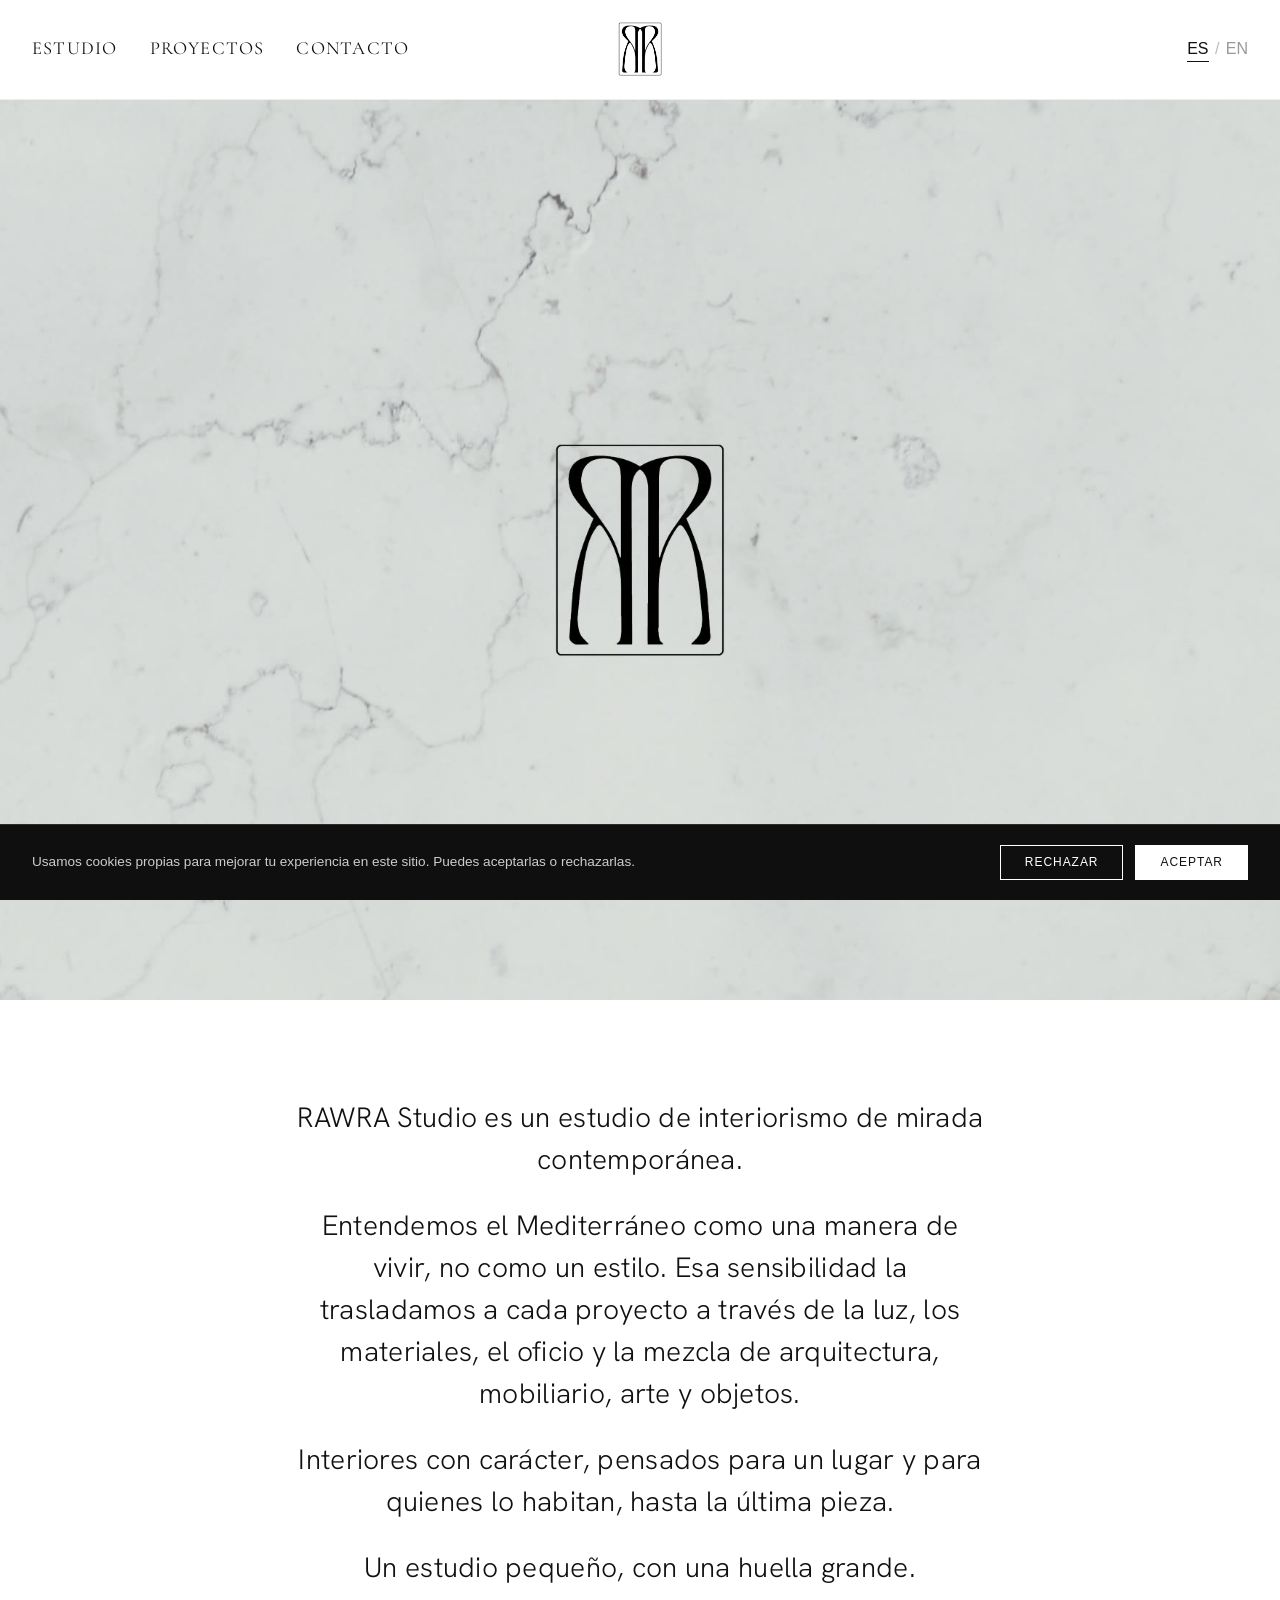
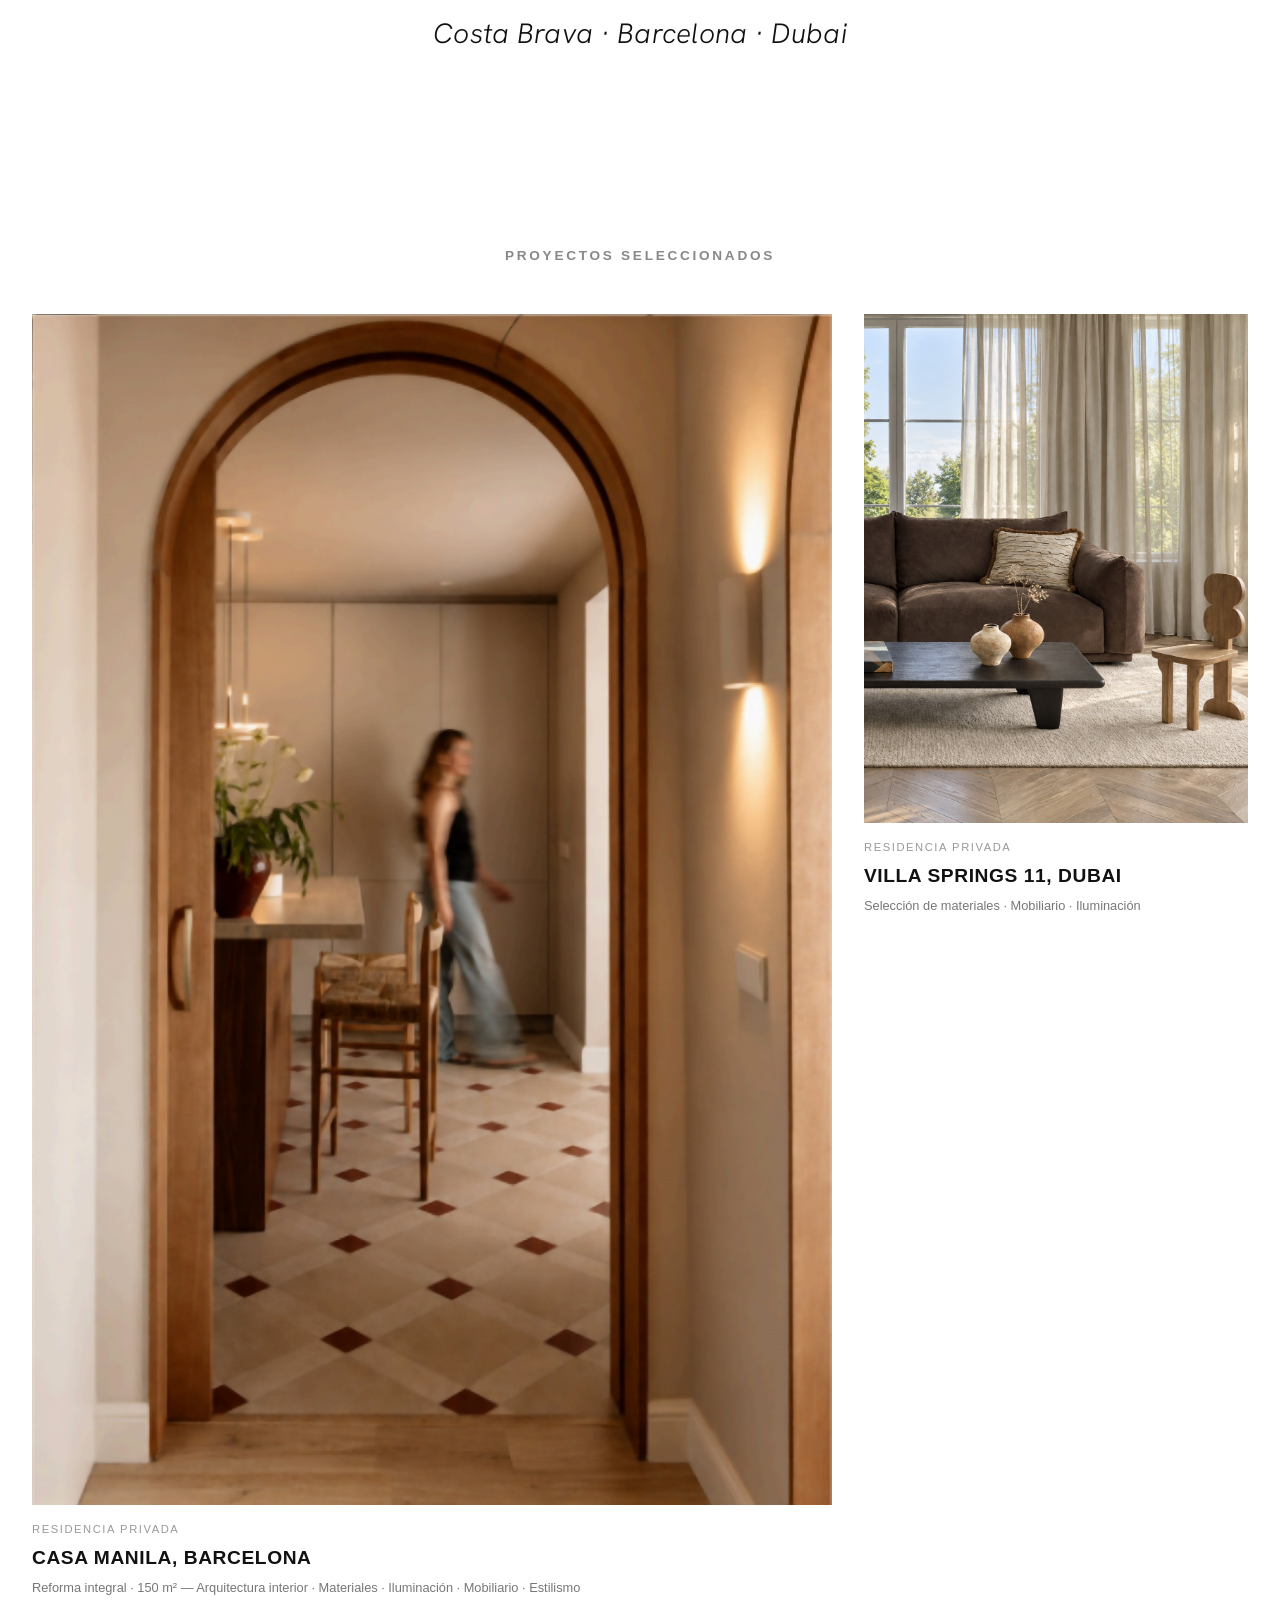
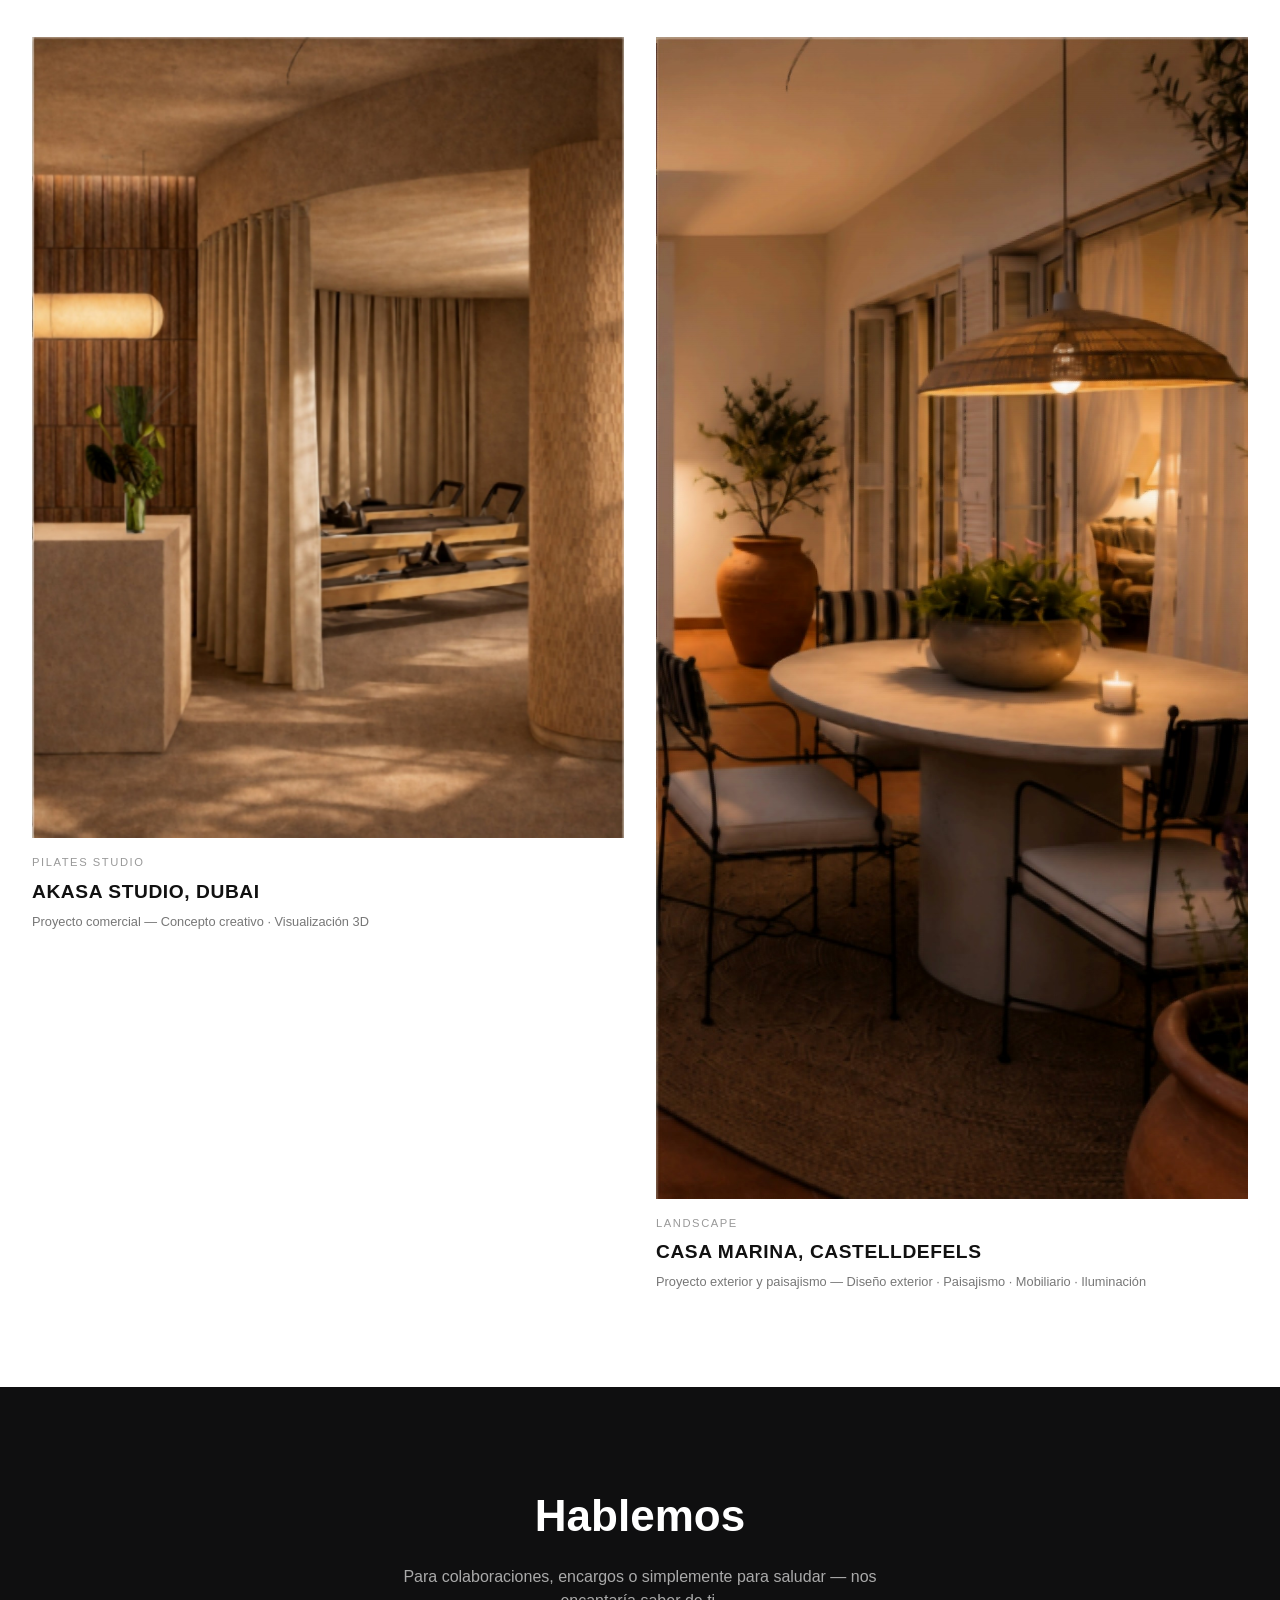
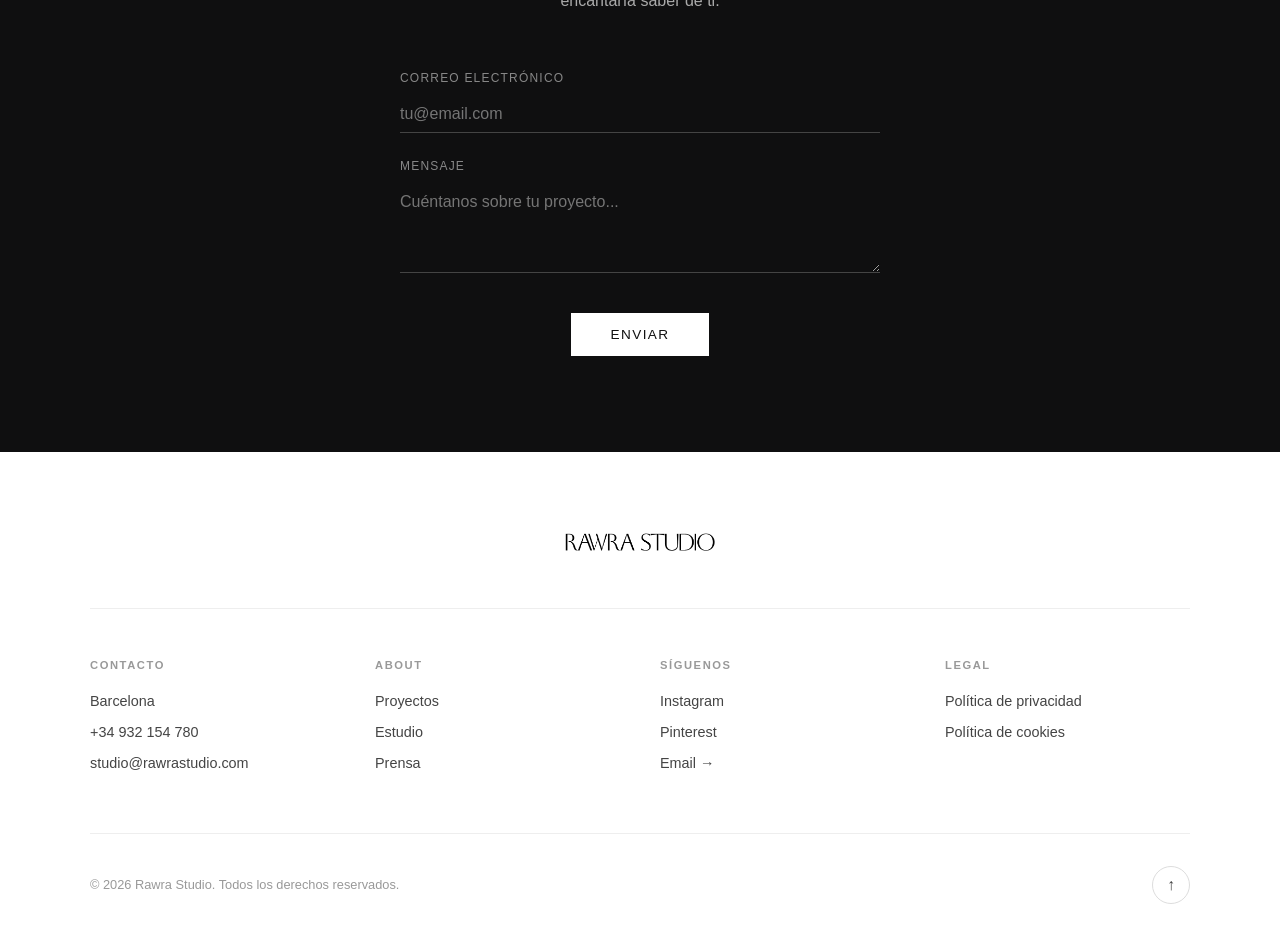
<file: index.html>
<!DOCTYPE html>
<html lang="es">
<head>
  <meta charset="UTF-8">
  <meta name="viewport" content="width=device-width, initial-scale=1.0">
  <title>Rawra Studio</title>
  <meta name="description" content="Rawra Studio — estudio de creatividad, diseño y proyectos.">
  <link rel="icon" href="assets/favicon.png">
  <link rel="preconnect" href="https://fonts.googleapis.com">
  <link rel="preconnect" href="https://fonts.gstatic.com" crossorigin>
  <link href="https://fonts.googleapis.com/css2?family=Cormorant+Garamond:wght@400&family=Hanken+Grotesk:wght@300&display=swap" rel="stylesheet">
  <link rel="stylesheet" href="style.css?v=13">
</head>
<body class="home">

  <header class="site-header">
    <button class="nav-toggle" aria-label="Abrir menú">
      <span></span><span></span><span></span>
    </button>
    <nav class="main-nav">
      <a href="studio.html" data-en="Studio">Estudio</a>
      <a href="index.html#proyectos" data-en="Projects">Proyectos</a>
      <a href="index.html#contacto" data-en="Contact">Contacto</a>
    </nav>
    <a href="index.html" class="logo logo--center">
      <img src="assets/logo-mark-real.png" alt="Rawra Studio" class="logo-icon">
    </a>
    <span class="lang-switch">
      <button type="button" class="lang-btn" data-lang-btn="es">ES</button>
      <span aria-hidden="true">/</span>
      <button type="button" class="lang-btn" data-lang-btn="en">EN</button>
    </span>
  </header>

  <section class="hero">
    <video class="hero-video" autoplay muted loop playsinline poster="assets/video/hero-poster.jpg?v=4">
      <source src="assets/video/hero-reel.mp4?v=4" type="video/mp4">
    </video>
  </section>

  <section class="statement">
    <p data-en="RAWRA Studio is an interior design studio with a contemporary outlook.">RAWRA Studio es un estudio de interiorismo de mirada contemporánea.</p>
    <p data-en="We understand the Mediterranean as a way of life, not a style. We carry that sensibility into every project through light, materials, craft, and the mix of architecture, furniture, art and objects.">Entendemos el Mediterráneo como una manera de vivir, no como un estilo. Esa sensibilidad la trasladamos a cada proyecto a través de la luz, los materiales, el oficio y la mezcla de arquitectura, mobiliario, arte y objetos.</p>
    <p data-en="Interiors with character, designed for a place and for those who live in it, down to the last piece.">Interiores con carácter, pensados para un lugar y para quienes lo habitan, hasta la última pieza.</p>
    <p data-en="A small studio, with a big footprint.">Un estudio pequeño, con una huella grande.</p>
    <p class="statement-locations">Costa Brava &middot; Barcelona &middot; Dubai</p>
  </section>

  <section id="proyectos" class="portfolio">
    <h2 class="section-title" data-en="Selected projects">Proyectos seleccionados</h2>
    <div class="portfolio-grid">
      <a class="portfolio-item pf-4" href="casa-manila.html">
        <img src="assets/projects/casa-manila.jpg" alt="Casa Manila, Barcelona" loading="lazy">
        <div class="portfolio-caption">
          <span class="portfolio-tag" data-en="Private residence">Residencia privada</span>
          <h3>Casa Manila, Barcelona</h3>
          <p data-en="Full renovation · 150 sqm — Interior architecture · Materials · Lighting · Furniture · Styling">Reforma integral · 150 m² — Arquitectura interior · Materiales · Iluminación · Mobiliario · Estilismo</p>
        </div>
      </a>
      <a class="portfolio-item pf-2" href="villa-springs.html">
        <img src="assets/projects/villa-springs.jpg" alt="Villa Springs 11, Dubai" loading="lazy">
        <div class="portfolio-caption">
          <span class="portfolio-tag" data-en="Private residence">Residencia privada</span>
          <h3>Villa Springs 11, Dubai</h3>
          <p data-en="Material selection · Furniture · Lighting">Selección de materiales · Mobiliario · Iluminación</p>
        </div>
      </a>
      <a class="portfolio-item pf-3" href="akasa-studio.html">
        <img src="assets/projects/akasa-studio.jpg" alt="Akasa Studio, Dubai" loading="lazy">
        <div class="portfolio-caption">
          <span class="portfolio-tag">Pilates studio</span>
          <h3>Akasa Studio, Dubai</h3>
          <p data-en="Commercial project — Creative concept · 3D visualization">Proyecto comercial — Concepto creativo · Visualización 3D</p>
        </div>
      </a>
      <a class="portfolio-item pf-3" href="casa-marina.html">
        <img src="assets/projects/casa-marina.jpg" alt="Casa Marina, Castelldefels" loading="lazy">
        <div class="portfolio-caption">
          <span class="portfolio-tag">Landscape</span>
          <h3>Casa Marina, Castelldefels</h3>
          <p data-en="Outdoor and landscape project — Exterior design · Landscaping · Furniture · Lighting">Proyecto exterior y paisajismo — Diseño exterior · Paisajismo · Mobiliario · Iluminación</p>
        </div>
      </a>
    </div>
  </section>

  <section id="contacto" class="contact">
    <h2 data-en="Let's talk">Hablemos</h2>
    <p data-en="For collaborations, commissions, or just to say hello — we'd love to hear from you.">Para colaboraciones, encargos o simplemente para saludar — nos encantaría saber de ti.</p>
    <form class="contact-form" id="contact-form">
      <input type="hidden" name="access_key" value="f7bb611c-03e4-4d4c-89f9-590f3211f16b">
      <input type="hidden" name="subject" value="Nuevo mensaje desde rawrastudio.com">
      <input type="checkbox" name="botcheck" style="display: none;" tabindex="-1" autocomplete="off">
      <label for="email" data-en="Email">Correo electrónico</label>
      <input type="email" id="email" name="email" required placeholder="tu@email.com" data-en-placeholder="you@email.com">
      <label for="message" data-en="Message">Mensaje</label>
      <textarea id="message" name="message" required placeholder="Cuéntanos sobre tu proyecto..." data-en-placeholder="Tell us about your project..."></textarea>
      <button type="submit" data-en="Send">Enviar</button>
    </form>
  </section>

  <footer class="site-footer">

    <img src="assets/wordmark.png" alt="Rawra Studio" class="footer-wordmark">

    <div class="footer-links">
      <div class="footer-col">
        <h3 class="footer-col-title" data-en="Contact">Contacto</h3>
        <p>Barcelona</p>
        <p><a href="tel:+34932154780">+34 932 154 780</a></p>
        <p><a href="mailto:studio@rawrastudio.com">studio@rawrastudio.com</a></p>
      </div>
      <div class="footer-col">
        <h3 class="footer-col-title" data-en="About">About</h3>
        <p><a href="index.html#proyectos" data-en="Projects">Proyectos</a></p>
        <p><a href="studio.html" data-en="Studio">Estudio</a></p>
        <p><a href="#" data-en="Press">Prensa</a></p>
      </div>
      <div class="footer-col">
        <h3 class="footer-col-title" data-en="Connect with us">Síguenos</h3>
        <p><a href="https://instagram.com/rawrastudio" target="_blank" rel="noopener">Instagram</a></p>
        <p><a href="https://pinterest.com/rawrastudio" target="_blank" rel="noopener">Pinterest</a></p>
        <p><a href="mailto:studio@rawrastudio.com">Email &rarr;</a></p>
      </div>
      <div class="footer-col">
        <h3 class="footer-col-title" data-en="Legal">Legal</h3>
        <p><a href="privacidad.html" data-en="Privacy Policy">Política de privacidad</a></p>
        <p><a href="cookies.html" data-en="Cookie Policy">Política de cookies</a></p>
      </div>
    </div>

    <div class="footer-bottom">
      <p>&copy; <span id="year"></span> Rawra Studio. <span data-en="All rights reserved.">Todos los derechos reservados.</span></p>
      <button type="button" class="footer-top-btn" aria-label="Volver arriba" data-en-aria="Back to top">&uarr;</button>
    </div>
  </footer>

  <div class="cookie-banner" id="cookie-banner">
    <p data-en="We use our own cookies to improve your experience on this site. You can accept or decline them.">Usamos cookies propias para mejorar tu experiencia en este sitio. Puedes aceptarlas o rechazarlas.</p>
    <div class="cookie-actions">
      <button type="button" id="cookie-reject" class="cookie-btn cookie-btn-secondary" data-en="Decline">Rechazar</button>
      <button type="button" id="cookie-accept" class="cookie-btn cookie-btn-primary" data-en="Accept">Aceptar</button>
    </div>
  </div>

  <script src="script.js?v=13"></script>
</body>
</html>
</file>
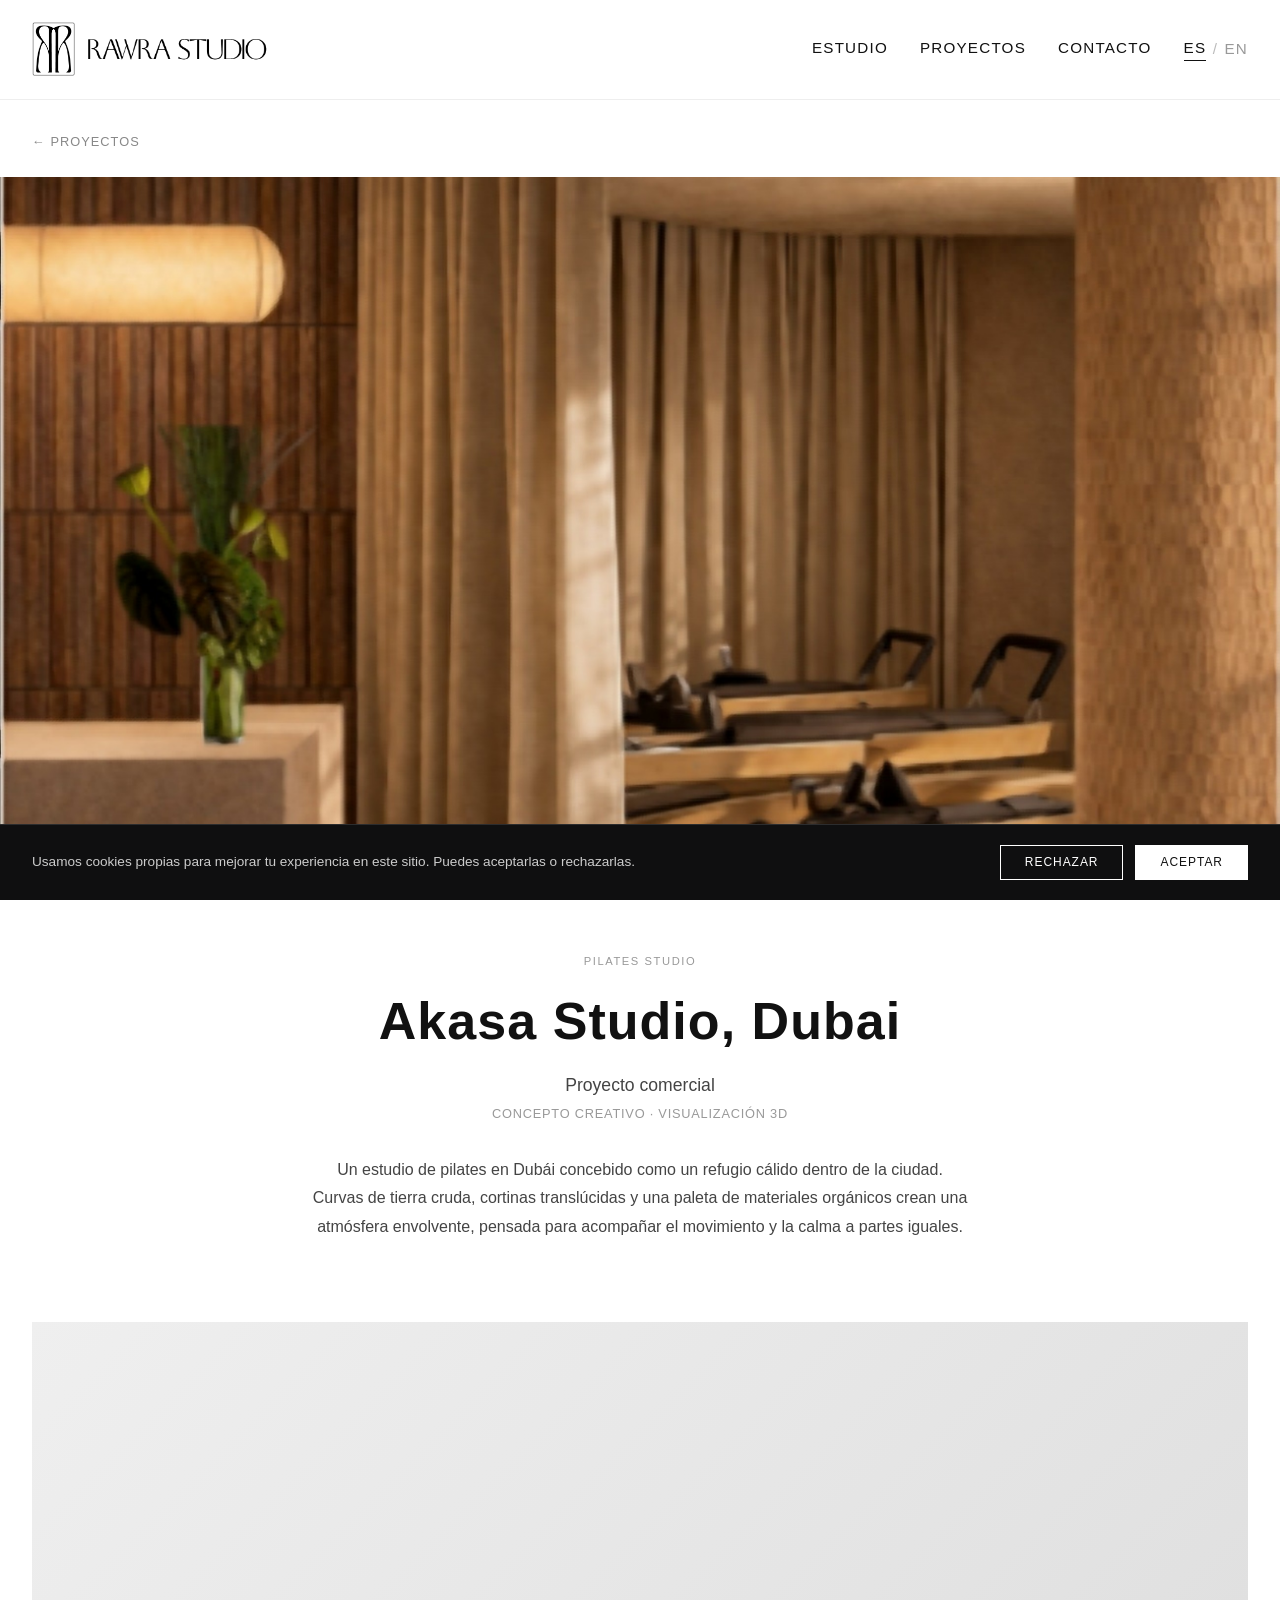
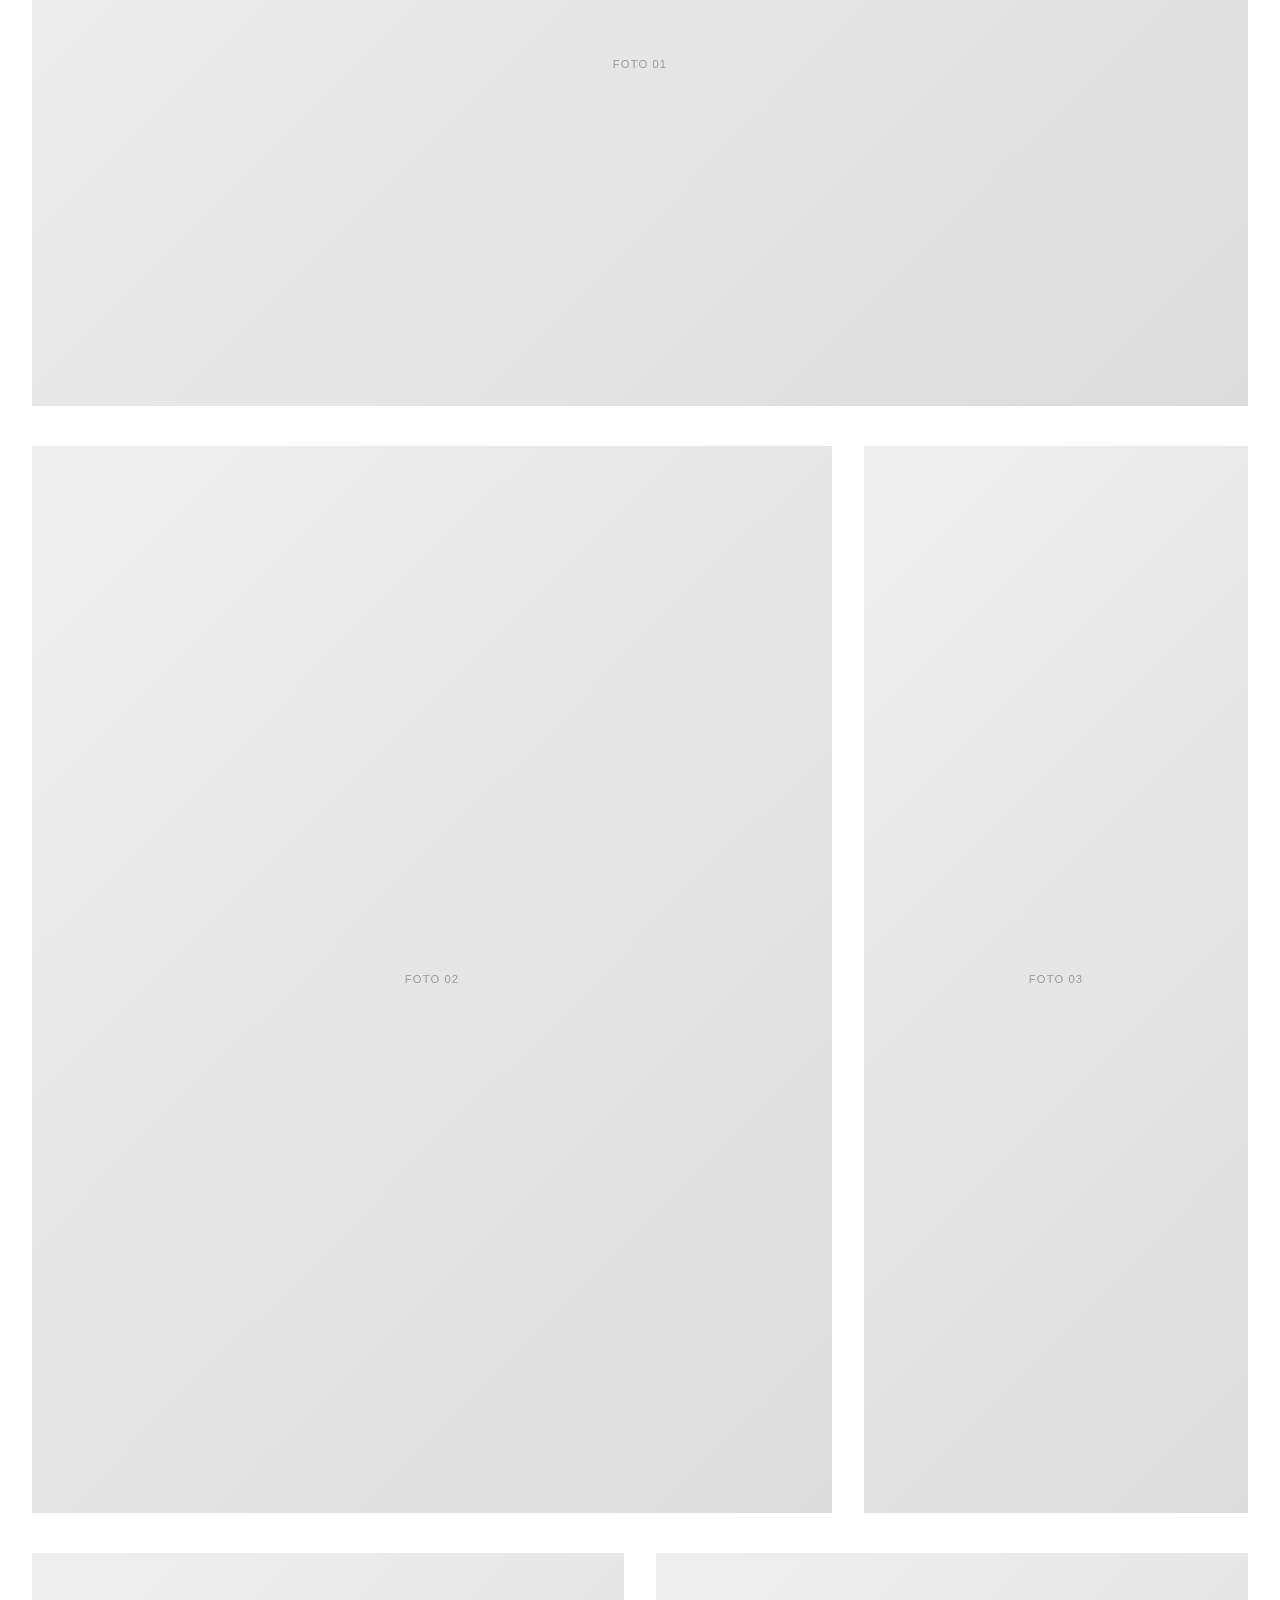
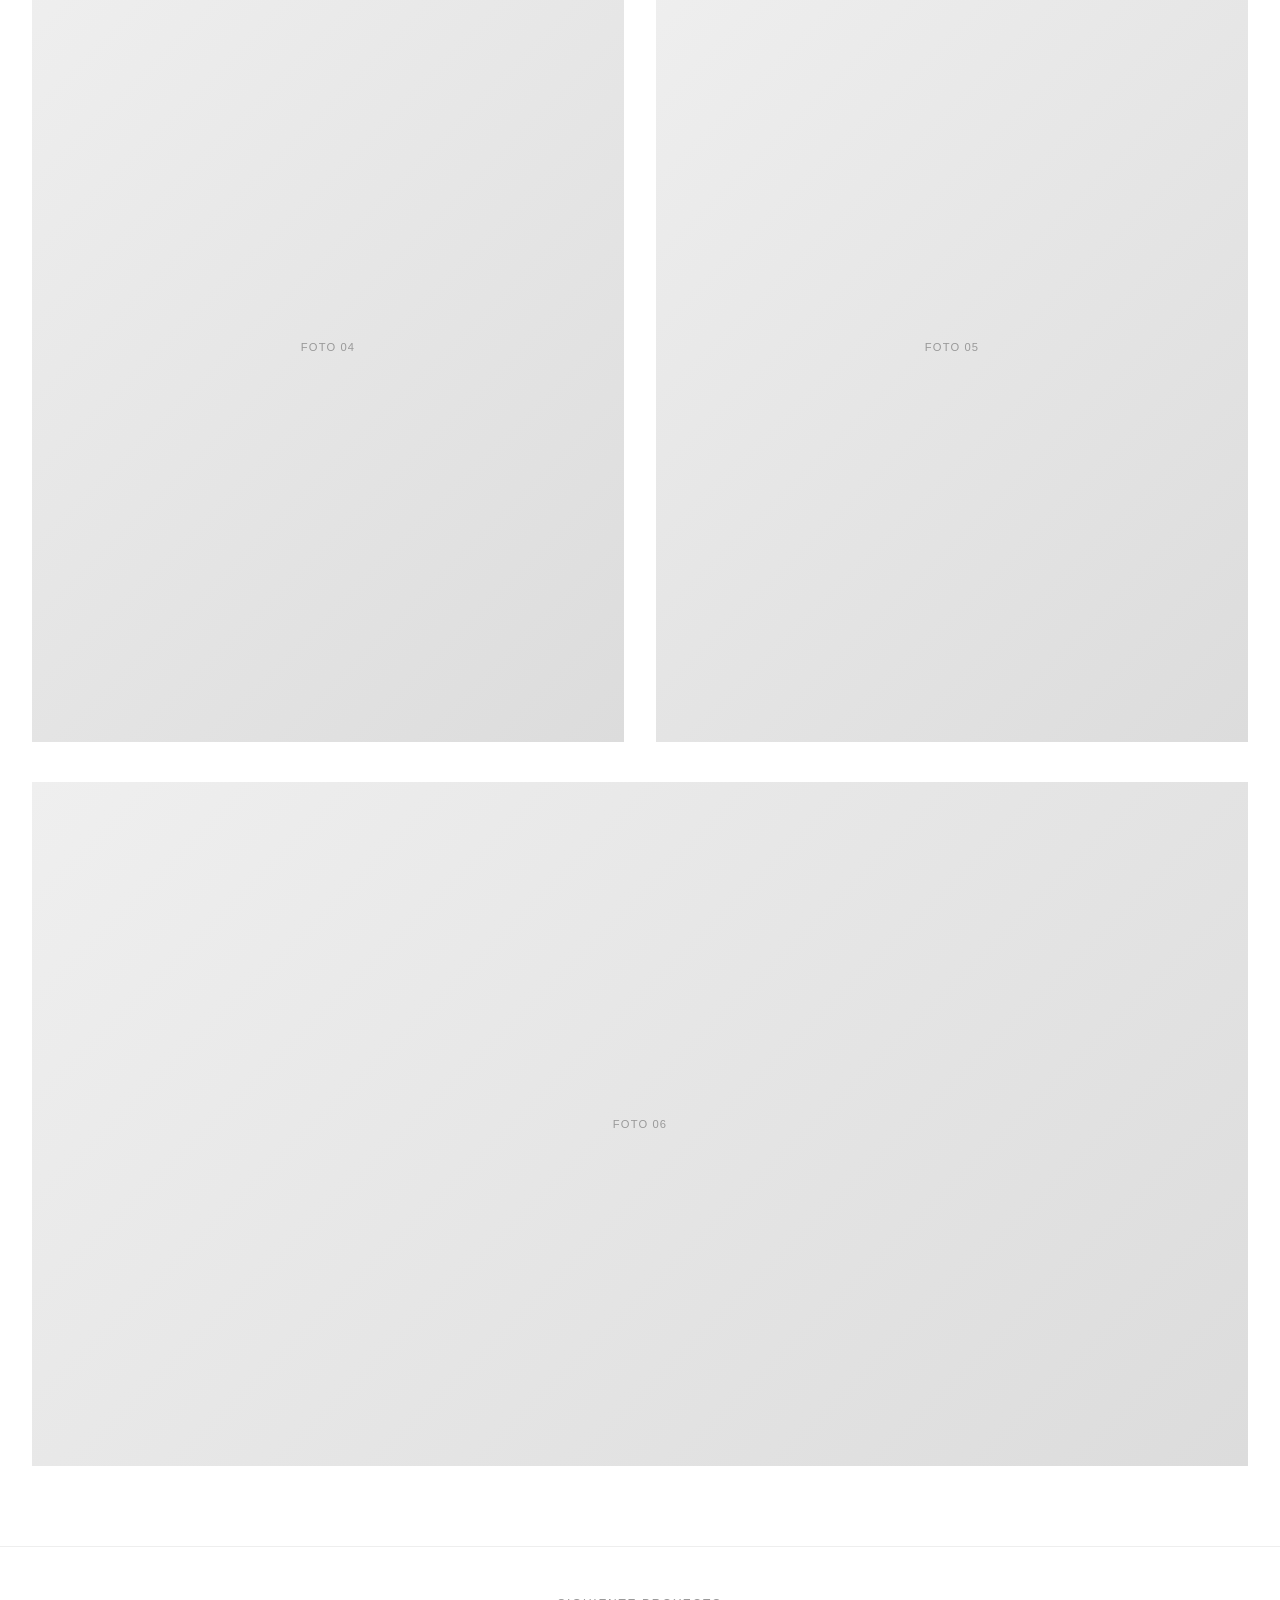
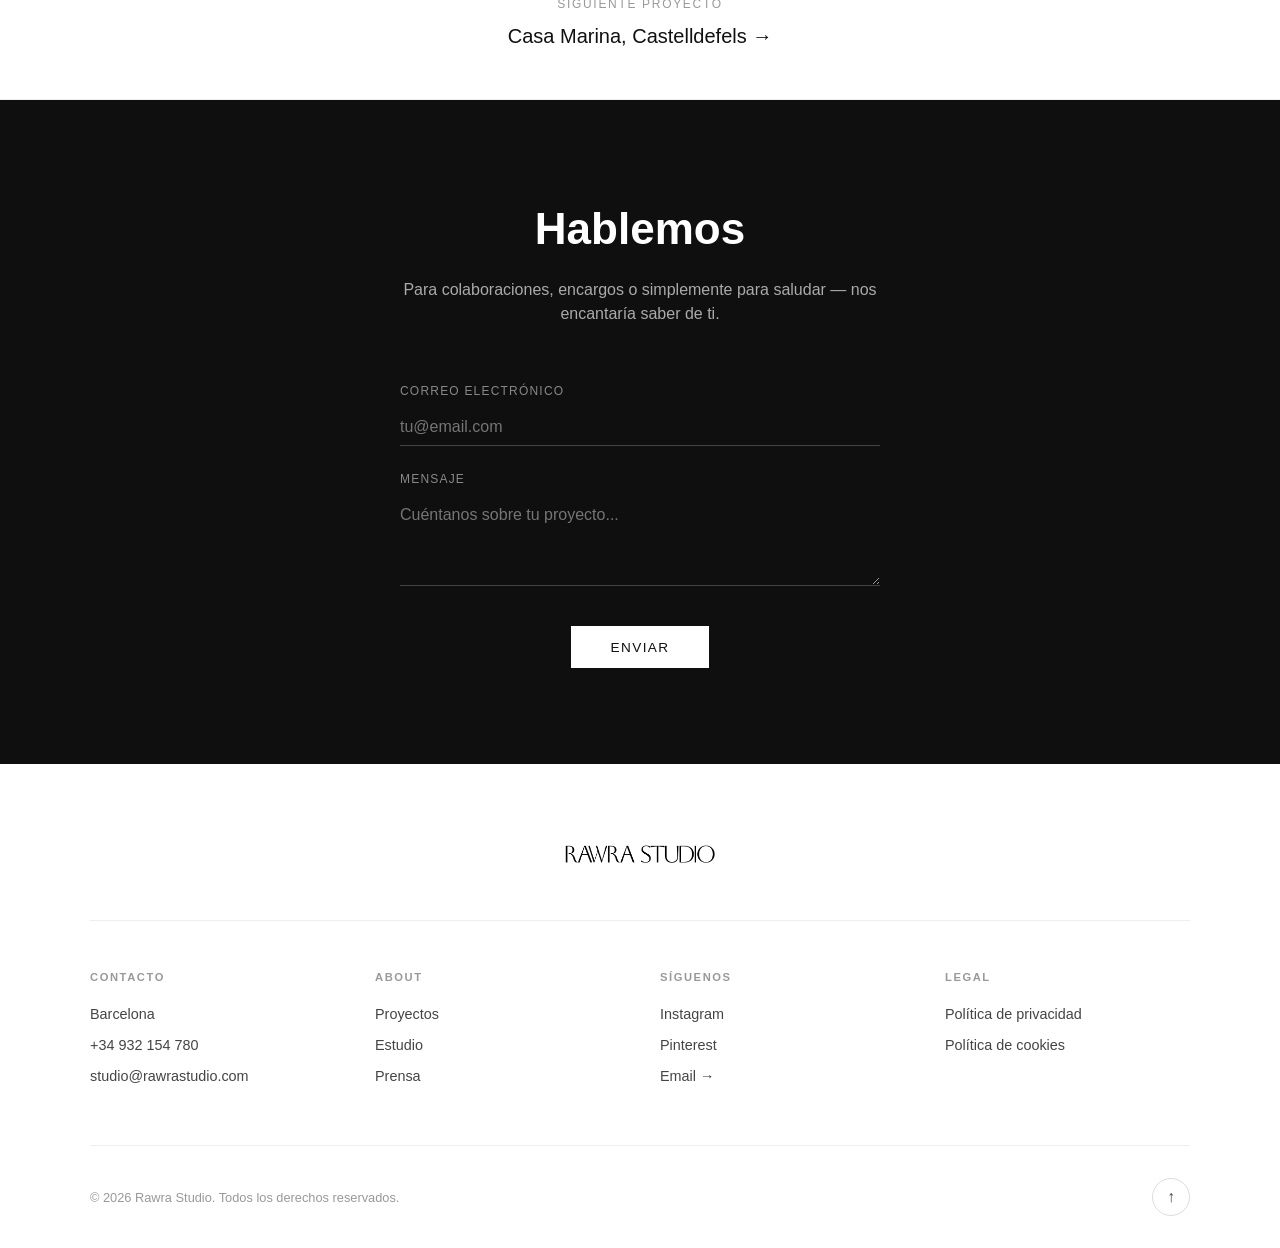
<file: akasa-studio.html>
<!DOCTYPE html>
<html lang="es">
<head>
  <meta charset="UTF-8">
  <meta name="viewport" content="width=device-width, initial-scale=1.0">
  <title>Akasa Studio, Dubai — Rawra Studio</title>
  <meta name="description" content="Akasa Studio, Dubai — proyecto comercial de Rawra Studio.">
  <link rel="icon" href="assets/favicon.png">
  <link rel="stylesheet" href="style.css?v=13">
</head>
<body>

  <header class="site-header">
    <a href="index.html" class="logo">
      <img src="assets/logo-mark-real.png" alt="" class="logo-icon">
      <img src="assets/wordmark.png" alt="Rawra Studio" class="logo-wordmark">
    </a>
    <nav class="main-nav">
      <a href="studio.html" data-en="Studio">Estudio</a>
      <a href="index.html#proyectos" data-en="Projects">Proyectos</a>
      <a href="index.html#contacto" data-en="Contact">Contacto</a>
      <span class="lang-switch">
        <button type="button" class="lang-btn" data-lang-btn="es">ES</button>
        <span aria-hidden="true">/</span>
        <button type="button" class="lang-btn" data-lang-btn="en">EN</button>
      </span>
    </nav>
    <button class="nav-toggle" aria-label="Abrir menú">
      <span></span><span></span><span></span>
    </button>
  </header>

  <a href="index.html#proyectos" class="project-back" data-en="&larr; Projects">&larr; Proyectos</a>

  <section class="project-hero">
    <img src="assets/projects/akasa-studio.jpg" alt="Akasa Studio, Dubai">
  </section>

  <section class="project-intro">
    <span class="portfolio-tag">Pilates studio</span>
    <h1>Akasa Studio, Dubai</h1>
    <p class="project-meta" data-en="Commercial project">Proyecto comercial</p>
    <p class="project-services" data-en="Creative concept · 3D visualization">Concepto creativo · Visualización 3D</p>
    <p class="project-description" data-en="A pilates studio in Dubai conceived as a warm refuge within the city. Raw-earth curves, sheer curtains and a palette of organic materials create an enveloping atmosphere, designed to accompany both movement and stillness in equal measure.">
      Un estudio de pilates en Dubái concebido como un refugio cálido dentro
      de la ciudad. Curvas de tierra cruda, cortinas translúcidas y una
      paleta de materiales orgánicos crean una atmósfera envolvente, pensada
      para acompañar el movimiento y la calma a partes iguales.
    </p>
  </section>

  <section class="project-gallery">
    <div class="gallery-row">
      <div class="gallery-slot g-6 g-wide">Foto 01</div>
    </div>
    <div class="gallery-row">
      <div class="gallery-slot g-4 g-tall">Foto 02</div>
      <div class="gallery-slot g-2 g-tall">Foto 03</div>
    </div>
    <div class="gallery-row">
      <div class="gallery-slot g-3 g-tall">Foto 04</div>
      <div class="gallery-slot g-3 g-square">Foto 05</div>
    </div>
    <div class="gallery-row">
      <div class="gallery-slot g-6 g-wide">Foto 06</div>
    </div>
  </section>

  <a href="casa-marina.html" class="project-next">
    <span data-en="Next project">Siguiente proyecto</span>
    <strong>Casa Marina, Castelldefels &rarr;</strong>
  </a>

  <section id="contacto" class="contact">
    <h2 data-en="Let's talk">Hablemos</h2>
    <p data-en="For collaborations, commissions, or just to say hello — we'd love to hear from you.">Para colaboraciones, encargos o simplemente para saludar — nos encantaría saber de ti.</p>
    <form class="contact-form" id="contact-form">
      <input type="hidden" name="access_key" value="f7bb611c-03e4-4d4c-89f9-590f3211f16b">
      <input type="hidden" name="subject" value="Nuevo mensaje desde rawrastudio.com">
      <input type="checkbox" name="botcheck" style="display: none;" tabindex="-1" autocomplete="off">
      <label for="email" data-en="Email">Correo electrónico</label>
      <input type="email" id="email" name="email" required placeholder="tu@email.com" data-en-placeholder="you@email.com">
      <label for="message" data-en="Message">Mensaje</label>
      <textarea id="message" name="message" required placeholder="Cuéntanos sobre tu proyecto..." data-en-placeholder="Tell us about your project..."></textarea>
      <button type="submit" data-en="Send">Enviar</button>
    </form>
  </section>

  <footer class="site-footer">

    <img src="assets/wordmark.png" alt="Rawra Studio" class="footer-wordmark">

    <div class="footer-links">
      <div class="footer-col">
        <h3 class="footer-col-title" data-en="Contact">Contacto</h3>
        <p>Barcelona</p>
        <p><a href="tel:+34932154780">+34 932 154 780</a></p>
        <p><a href="mailto:studio@rawrastudio.com">studio@rawrastudio.com</a></p>
      </div>
      <div class="footer-col">
        <h3 class="footer-col-title" data-en="About">About</h3>
        <p><a href="index.html#proyectos" data-en="Projects">Proyectos</a></p>
        <p><a href="studio.html" data-en="Studio">Estudio</a></p>
        <p><a href="#" data-en="Press">Prensa</a></p>
      </div>
      <div class="footer-col">
        <h3 class="footer-col-title" data-en="Connect with us">Síguenos</h3>
        <p><a href="https://instagram.com/rawrastudio" target="_blank" rel="noopener">Instagram</a></p>
        <p><a href="https://pinterest.com/rawrastudio" target="_blank" rel="noopener">Pinterest</a></p>
        <p><a href="mailto:studio@rawrastudio.com">Email &rarr;</a></p>
      </div>
      <div class="footer-col">
        <h3 class="footer-col-title" data-en="Legal">Legal</h3>
        <p><a href="privacidad.html" data-en="Privacy Policy">Política de privacidad</a></p>
        <p><a href="cookies.html" data-en="Cookie Policy">Política de cookies</a></p>
      </div>
    </div>

    <div class="footer-bottom">
      <p>&copy; <span id="year"></span> Rawra Studio. <span data-en="All rights reserved.">Todos los derechos reservados.</span></p>
      <button type="button" class="footer-top-btn" aria-label="Volver arriba" data-en-aria="Back to top">&uarr;</button>
    </div>
  </footer>

  <div class="cookie-banner" id="cookie-banner">
    <p data-en="We use our own cookies to improve your experience on this site. You can accept or decline them.">Usamos cookies propias para mejorar tu experiencia en este sitio. Puedes aceptarlas o rechazarlas.</p>
    <div class="cookie-actions">
      <button type="button" id="cookie-reject" class="cookie-btn cookie-btn-secondary" data-en="Decline">Rechazar</button>
      <button type="button" id="cookie-accept" class="cookie-btn cookie-btn-primary" data-en="Accept">Aceptar</button>
    </div>
  </div>

  <script src="script.js?v=13"></script>
</body>
</html>
</file>
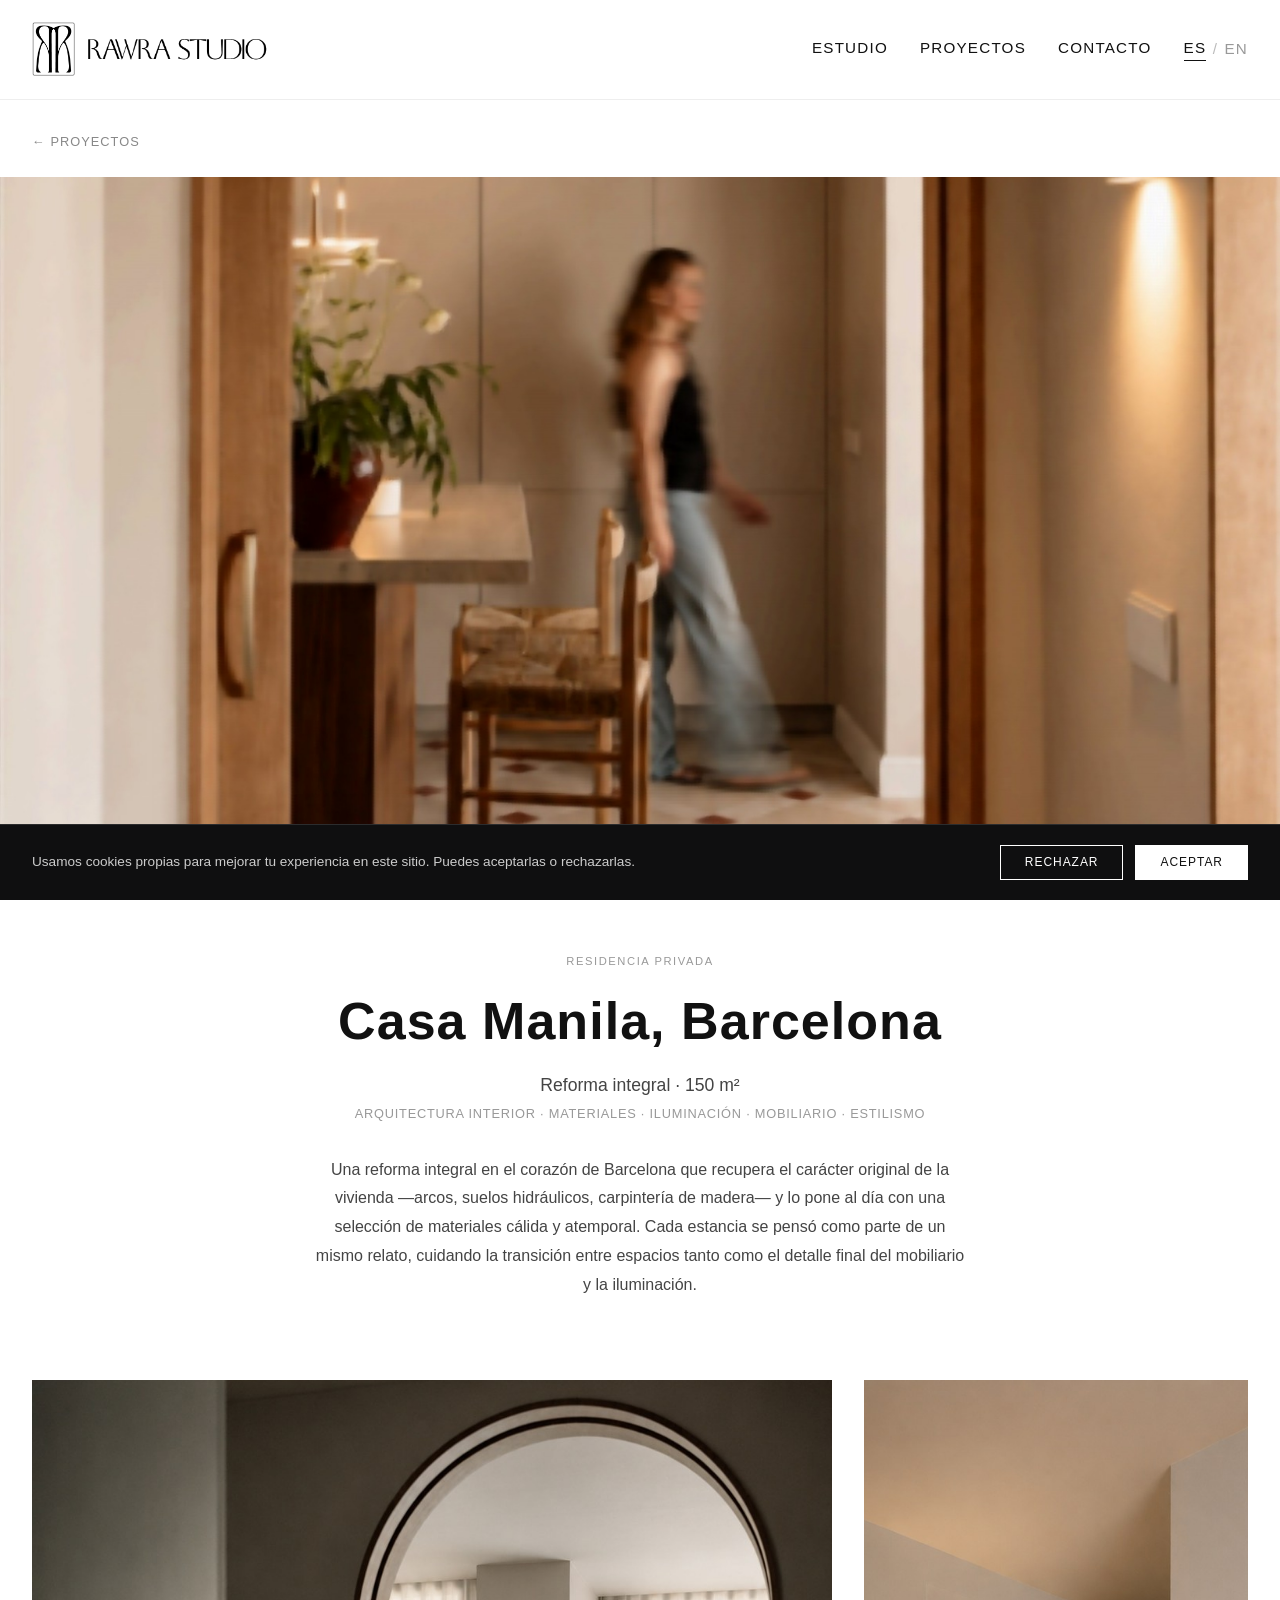
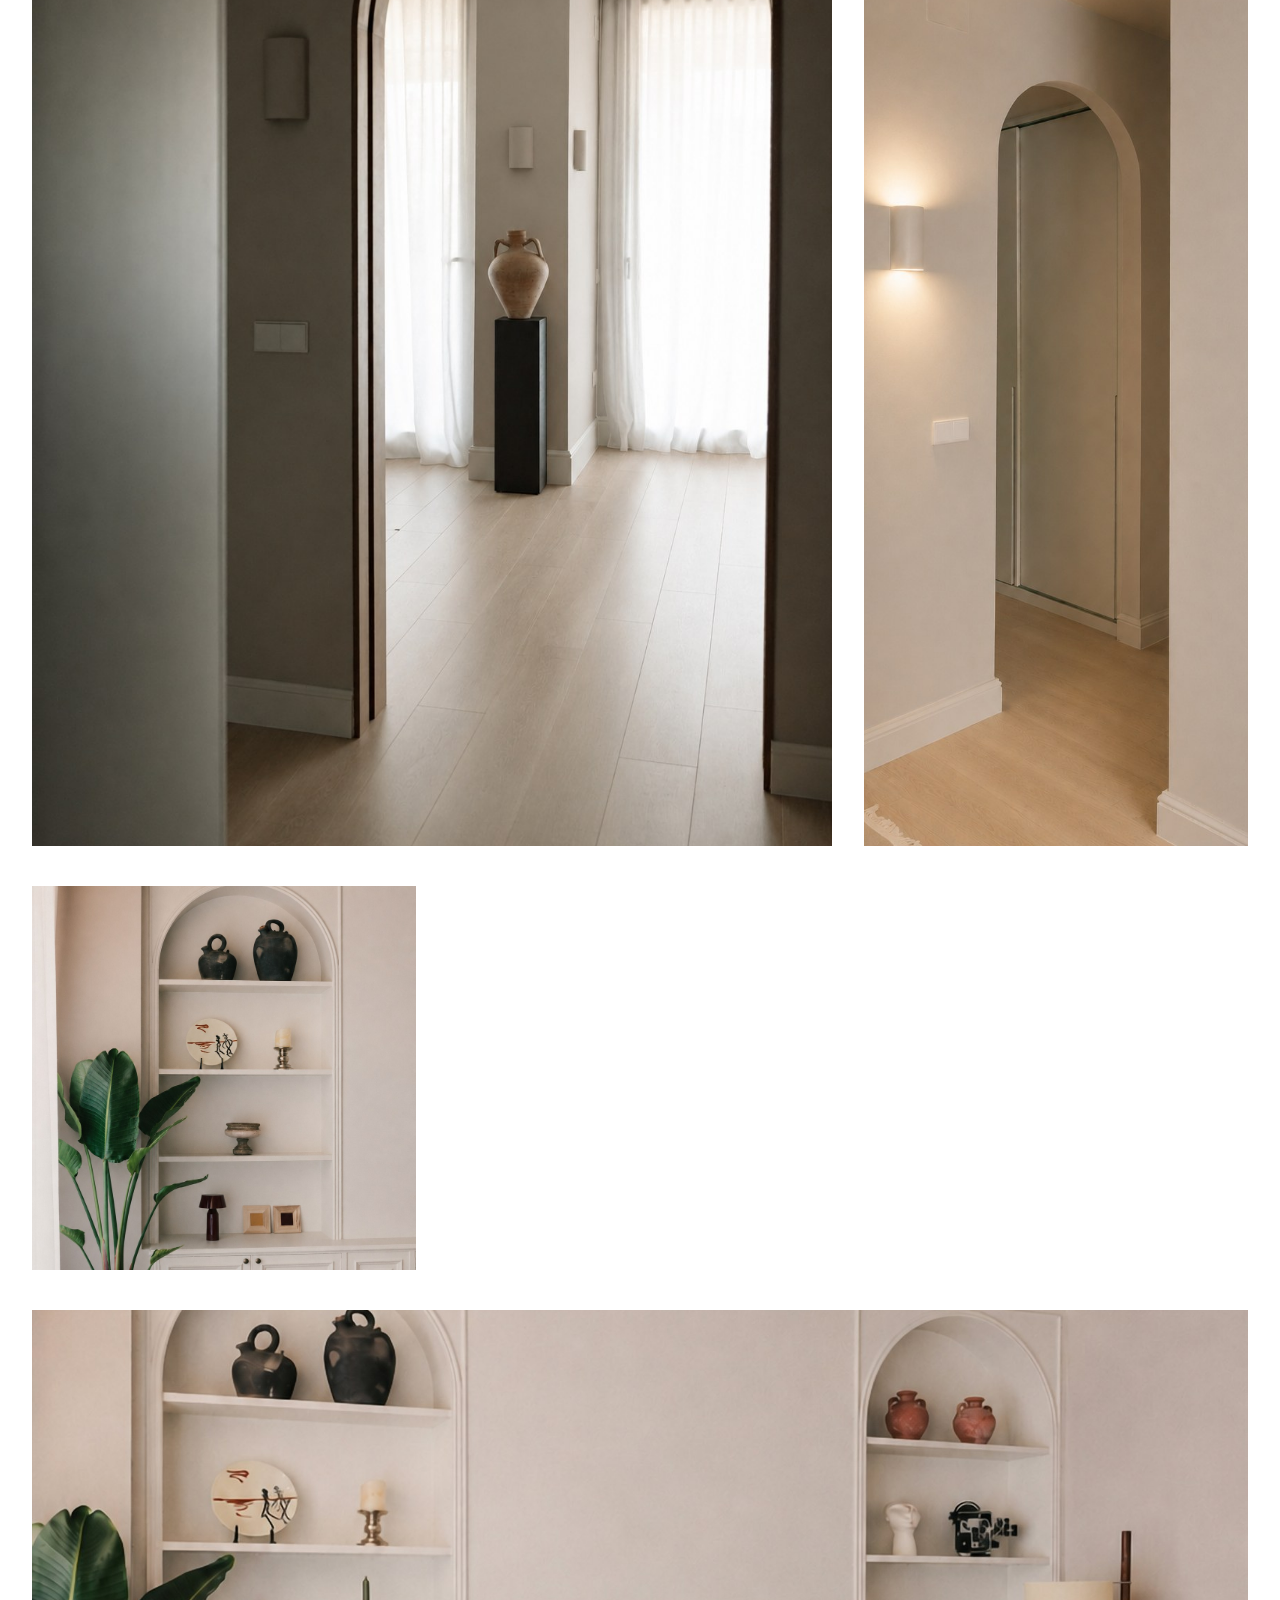
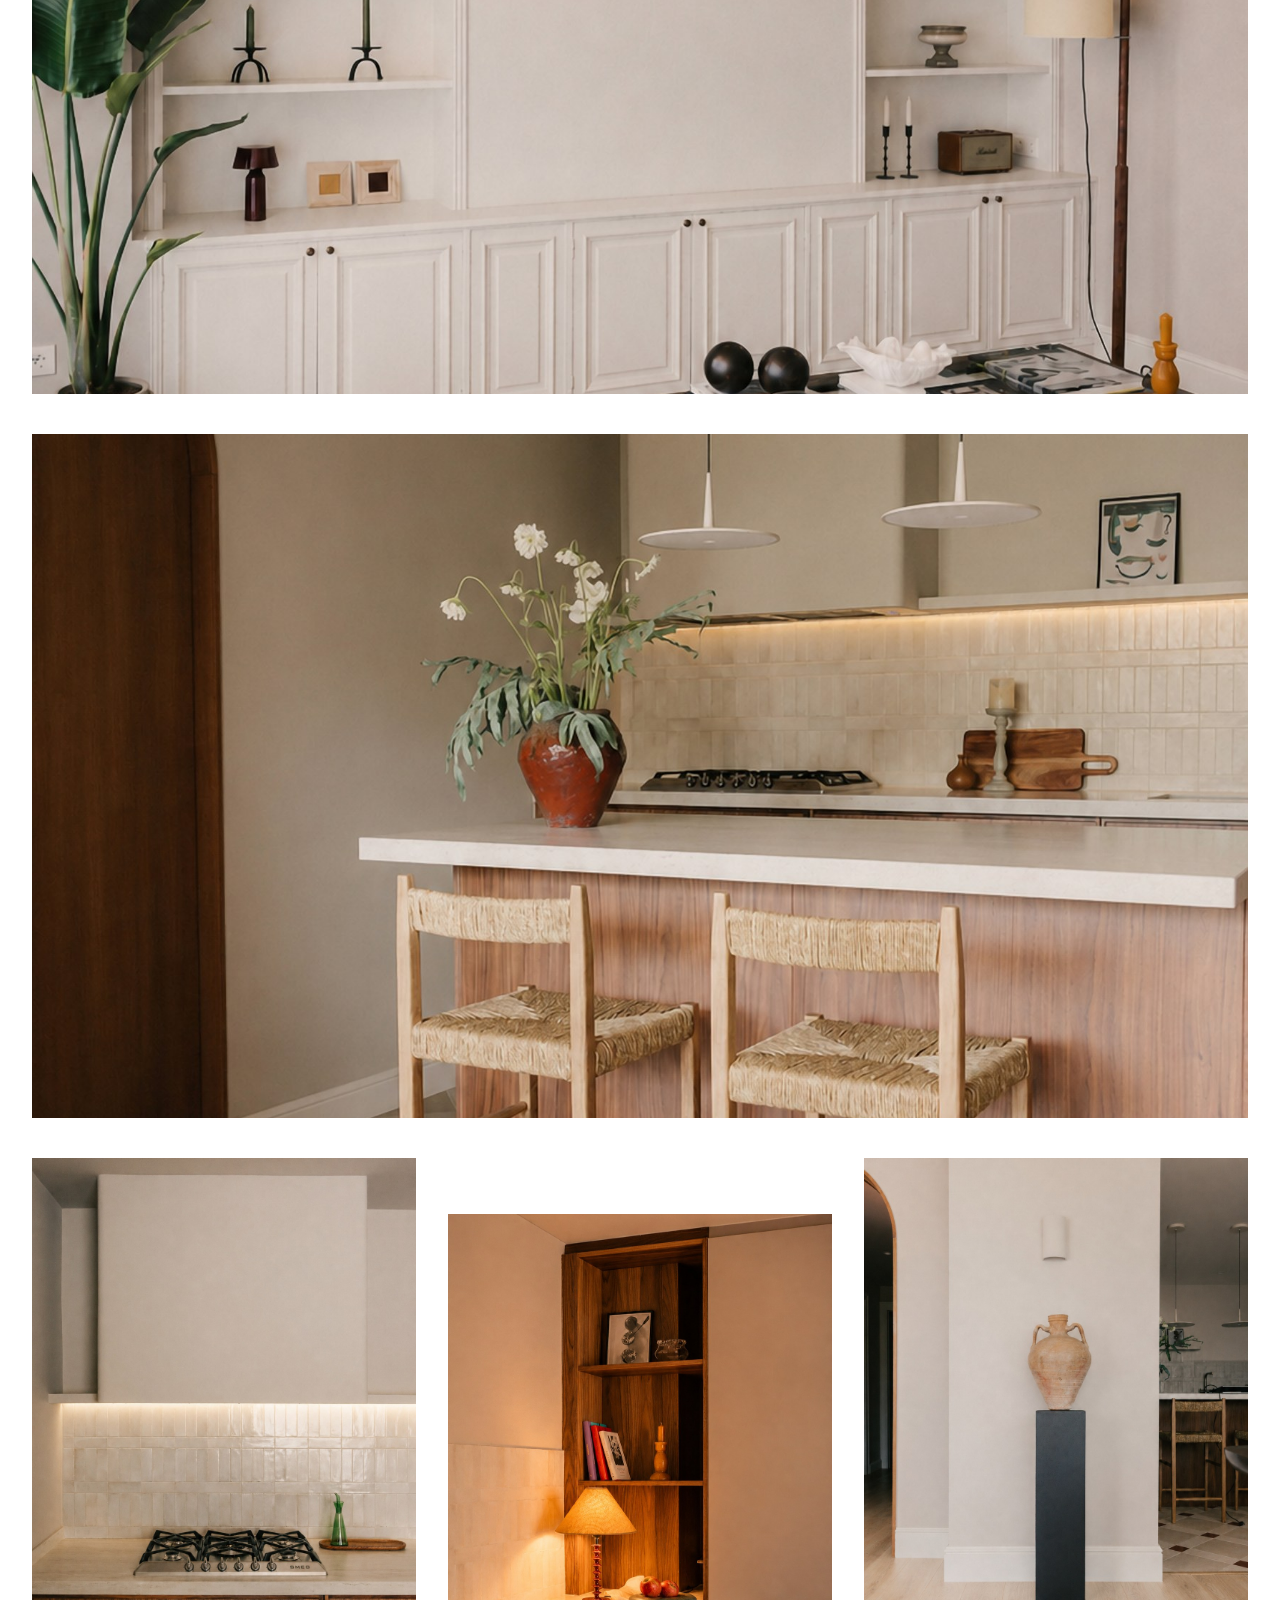
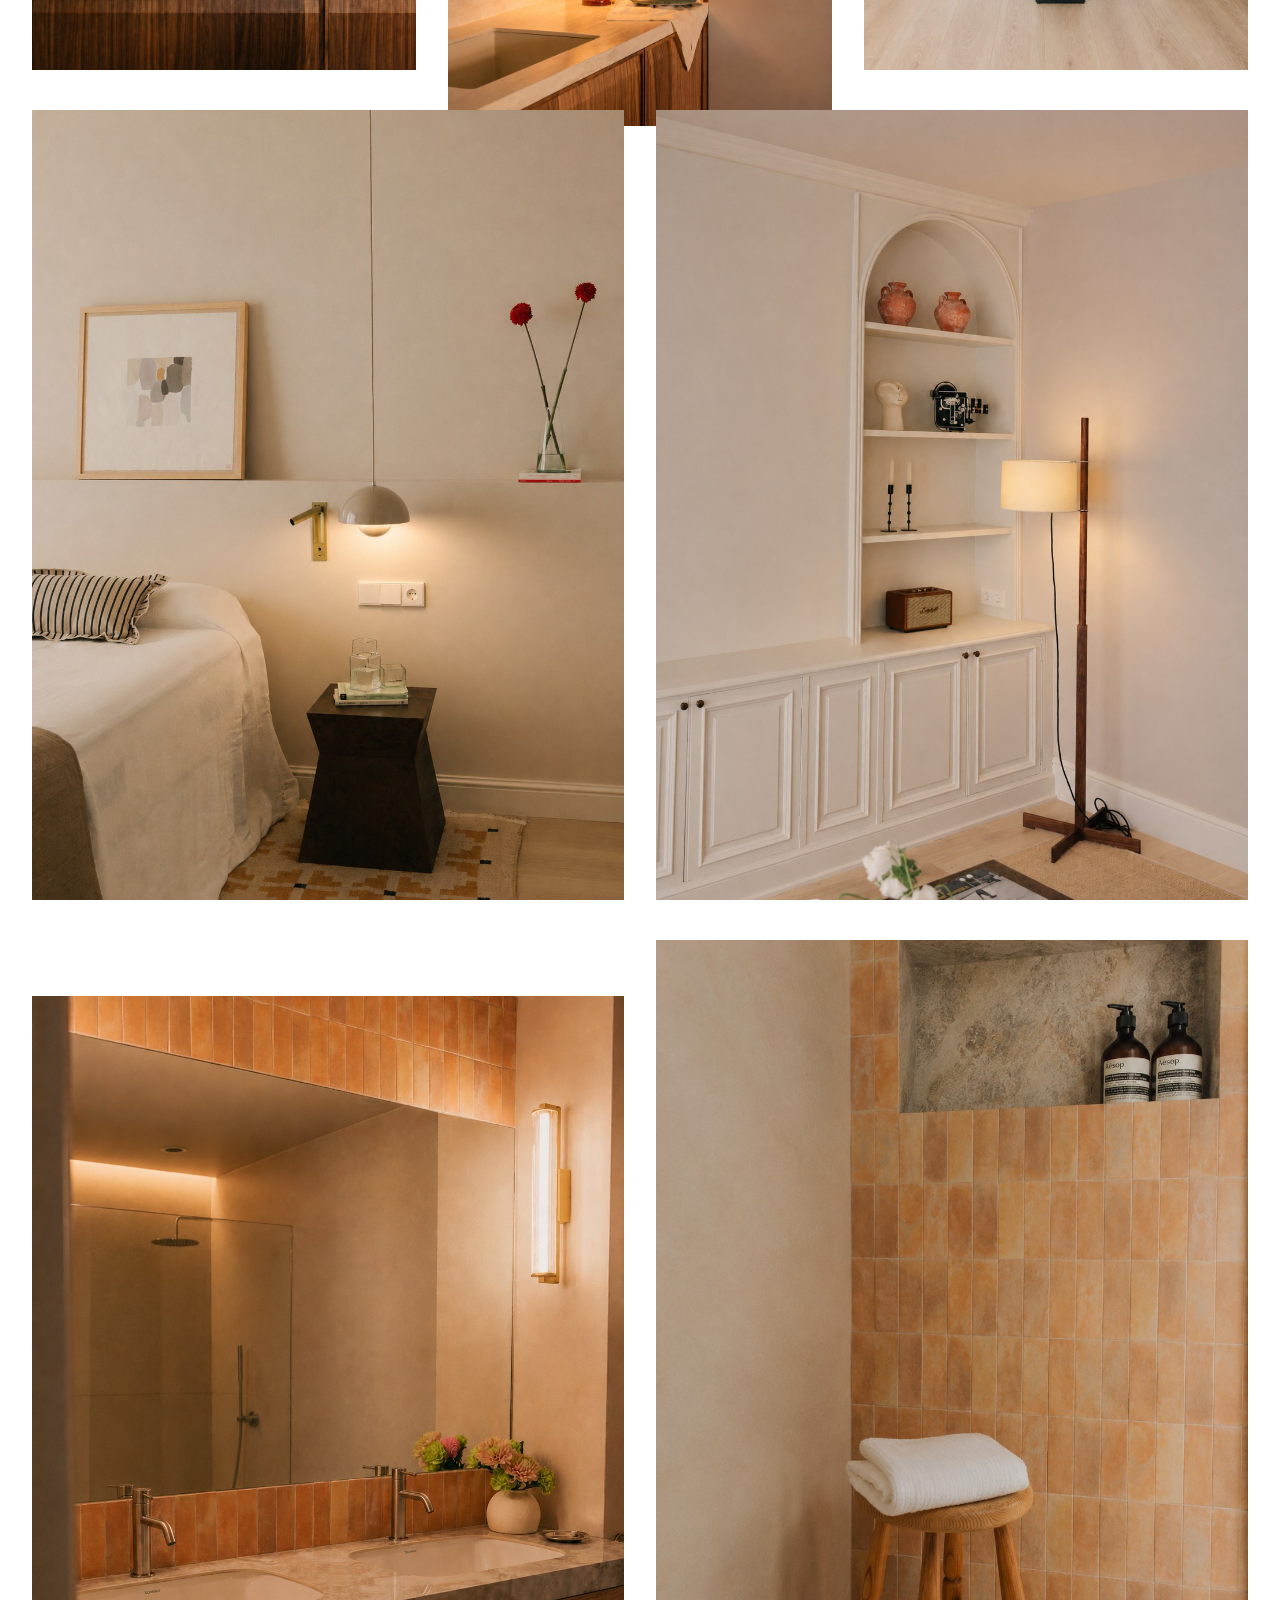
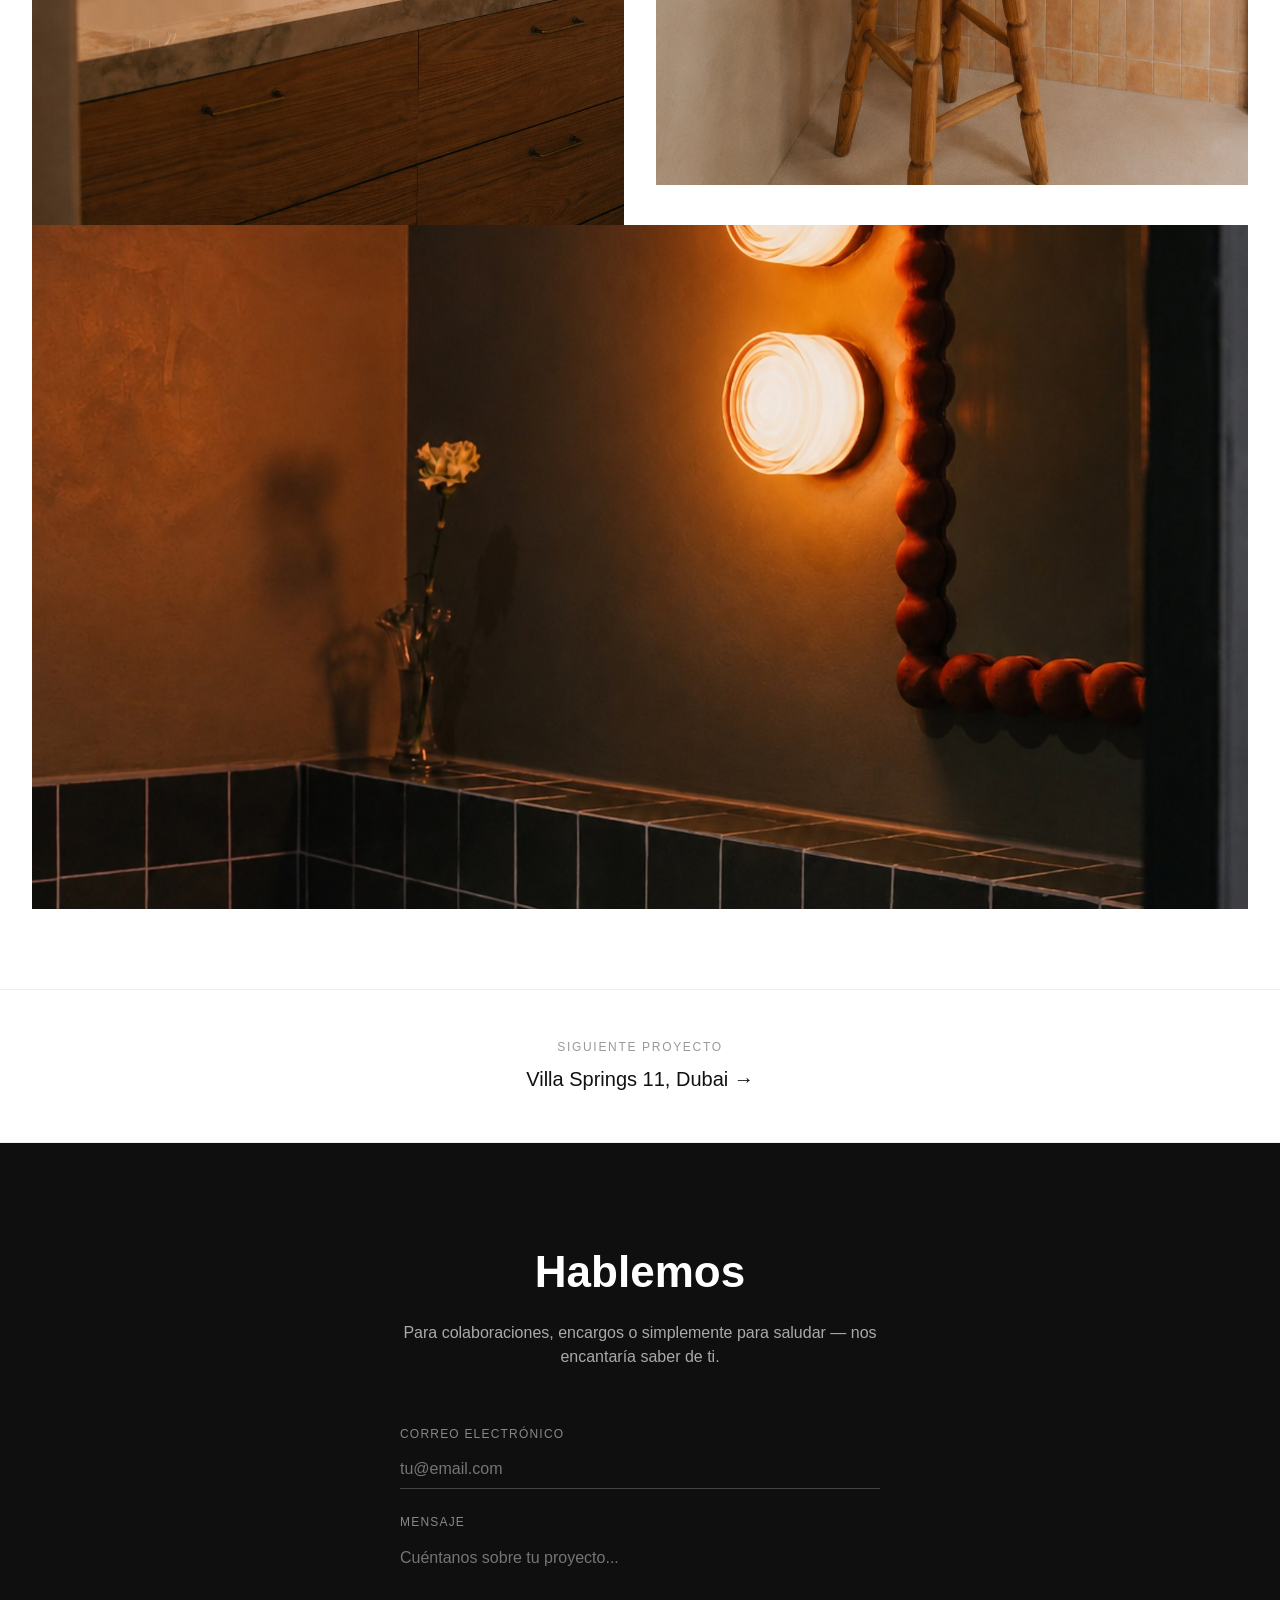
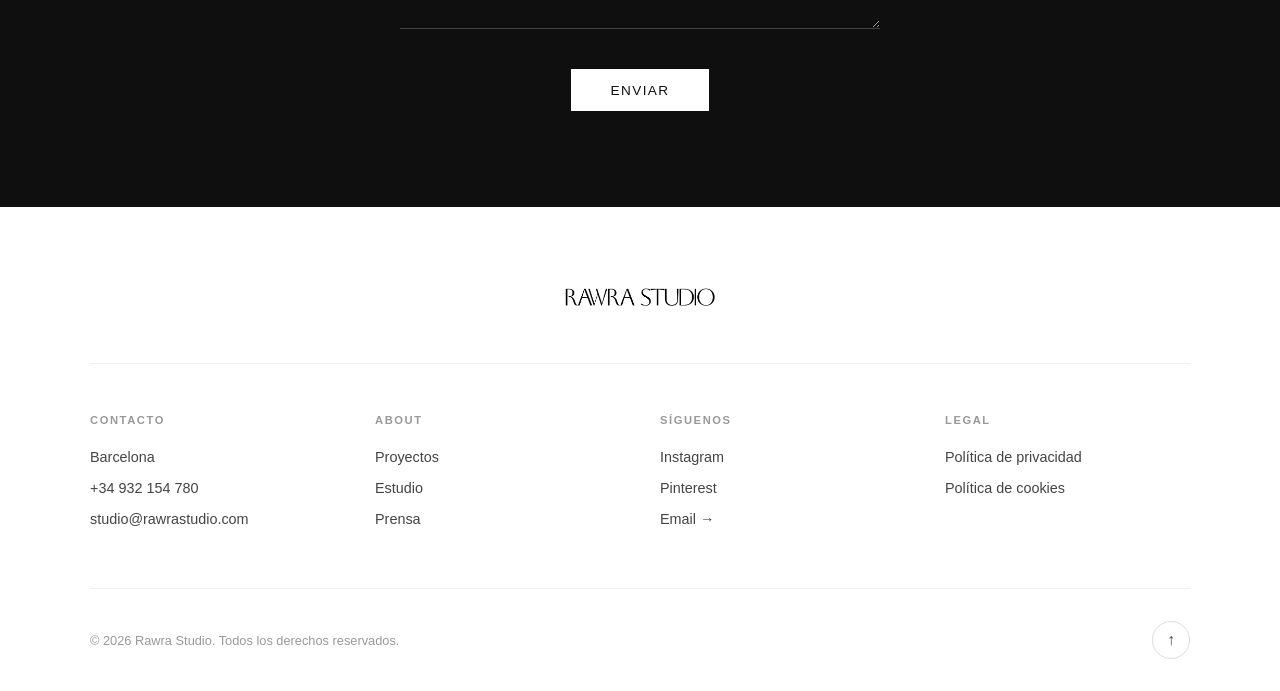
<file: casa-manila.html>
<!DOCTYPE html>
<html lang="es">
<head>
  <meta charset="UTF-8">
  <meta name="viewport" content="width=device-width, initial-scale=1.0">
  <title>Casa Manila, Barcelona — Rawra Studio</title>
  <meta name="description" content="Casa Manila, Barcelona — reforma integral de 150 m² por Rawra Studio.">
  <link rel="icon" href="assets/favicon.png">
  <link rel="stylesheet" href="style.css?v=13">
</head>
<body>

  <header class="site-header">
    <a href="index.html" class="logo">
      <img src="assets/logo-mark-real.png" alt="" class="logo-icon">
      <img src="assets/wordmark.png" alt="Rawra Studio" class="logo-wordmark">
    </a>
    <nav class="main-nav">
      <a href="studio.html" data-en="Studio">Estudio</a>
      <a href="index.html#proyectos" data-en="Projects">Proyectos</a>
      <a href="index.html#contacto" data-en="Contact">Contacto</a>
      <span class="lang-switch">
        <button type="button" class="lang-btn" data-lang-btn="es">ES</button>
        <span aria-hidden="true">/</span>
        <button type="button" class="lang-btn" data-lang-btn="en">EN</button>
      </span>
    </nav>
    <button class="nav-toggle" aria-label="Abrir menú">
      <span></span><span></span><span></span>
    </button>
  </header>

  <a href="index.html#proyectos" class="project-back" data-en="&larr; Projects">&larr; Proyectos</a>

  <section class="project-hero">
    <img src="assets/projects/casa-manila.jpg" alt="Casa Manila, Barcelona">
  </section>

  <section class="project-intro">
    <span class="portfolio-tag" data-en="Private residence">Residencia privada</span>
    <h1>Casa Manila, Barcelona</h1>
    <p class="project-meta" data-en="Full renovation · 150 sqm">Reforma integral · 150 m²</p>
    <p class="project-services" data-en="Interior architecture · Materials · Lighting · Furniture · Styling">Arquitectura interior · Materiales · Iluminación · Mobiliario · Estilismo</p>
    <p class="project-description" data-en="A full renovation in the heart of Barcelona that recovers the home's original character — arches, hydraulic tile floors, wood joinery — and brings it up to date with a warm, timeless material palette. Each room was conceived as part of the same story, with as much care given to the transition between spaces as to the final detail of furniture and lighting.">
      Una reforma integral en el corazón de Barcelona que recupera el carácter
      original de la vivienda —arcos, suelos hidráulicos, carpintería de
      madera— y lo pone al día con una selección de materiales cálida y
      atemporal. Cada estancia se pensó como parte de un mismo relato,
      cuidando la transición entre espacios tanto como el detalle final del
      mobiliario y la iluminación.
    </p>
  </section>

  <section class="project-gallery">
    <div class="gallery-row">
      <img class="g-4 g-tall" src="assets/projects/casa-manila-gallery/01-entrance-arch.jpg" alt="Casa Manila, Barcelona — arco de entrada" loading="lazy">
      <img class="g-2 g-tall" src="assets/projects/casa-manila-gallery/02-hallway-detail.jpg" alt="Casa Manila, Barcelona — pasillo con aplique" loading="lazy">
    </div>
    <div class="gallery-row">
      <img class="g-2 g-square" src="assets/projects/casa-manila-gallery/03-living-shelving.jpg" alt="Casa Manila, Barcelona — estantería de obra con cerámica" loading="lazy">
    </div>
    <div class="gallery-row">
      <img class="g-6 g-wide" src="assets/projects/casa-manila-gallery/04-living-room.jpg" alt="Casa Manila, Barcelona — salón" loading="lazy">
    </div>
    <div class="gallery-row">
      <img class="g-6 g-wide" src="assets/projects/casa-manila-gallery/05-kitchen-island.jpg" alt="Casa Manila, Barcelona — isla de cocina" loading="lazy">
    </div>
    <div class="gallery-row">
      <img class="g-2 g-square" src="assets/projects/casa-manila-gallery/06-kitchen-stove.jpg" alt="Casa Manila, Barcelona — encimera y fuegos" loading="lazy">
      <img class="g-2 g-square g-offset-down" src="assets/projects/casa-manila-gallery/07-kitchen-corner.jpg" alt="Casa Manila, Barcelona — rincón de cocina" loading="lazy">
      <img class="g-2 g-tall" src="assets/projects/casa-manila-gallery/08-entrance-pedestal.jpg" alt="Casa Manila, Barcelona — pedestal con ánfora" loading="lazy">
    </div>
    <div class="gallery-row">
      <img class="g-3 g-tall" src="assets/projects/casa-manila-gallery/09-bedroom.jpg" alt="Casa Manila, Barcelona — dormitorio" loading="lazy">
      <img class="g-3 g-tall" src="assets/projects/casa-manila-gallery/10-living-shelving-2.jpg" alt="Casa Manila, Barcelona — estantería y lámpara de pie" loading="lazy">
    </div>
    <div class="gallery-row">
      <img class="g-3 g-tall g-offset-down" src="assets/projects/casa-manila-gallery/11-bathroom-vanity.jpg" alt="Casa Manila, Barcelona — baño con doble lavabo" loading="lazy">
      <img class="g-3 g-tall" src="assets/projects/casa-manila-gallery/12-bathroom-detail.jpg" alt="Casa Manila, Barcelona — detalle de baño" loading="lazy">
    </div>
    <div class="gallery-row">
      <img class="g-6 g-wide" src="assets/projects/casa-manila-gallery/13-bathroom-moody.jpg" alt="Casa Manila, Barcelona — baño principal" loading="lazy">
    </div>
  </section>

  <a href="villa-springs.html" class="project-next">
    <span data-en="Next project">Siguiente proyecto</span>
    <strong>Villa Springs 11, Dubai &rarr;</strong>
  </a>

  <section id="contacto" class="contact">
    <h2 data-en="Let's talk">Hablemos</h2>
    <p data-en="For collaborations, commissions, or just to say hello — we'd love to hear from you.">Para colaboraciones, encargos o simplemente para saludar — nos encantaría saber de ti.</p>
    <form class="contact-form" id="contact-form">
      <input type="hidden" name="access_key" value="f7bb611c-03e4-4d4c-89f9-590f3211f16b">
      <input type="hidden" name="subject" value="Nuevo mensaje desde rawrastudio.com">
      <input type="checkbox" name="botcheck" style="display: none;" tabindex="-1" autocomplete="off">
      <label for="email" data-en="Email">Correo electrónico</label>
      <input type="email" id="email" name="email" required placeholder="tu@email.com" data-en-placeholder="you@email.com">
      <label for="message" data-en="Message">Mensaje</label>
      <textarea id="message" name="message" required placeholder="Cuéntanos sobre tu proyecto..." data-en-placeholder="Tell us about your project..."></textarea>
      <button type="submit" data-en="Send">Enviar</button>
    </form>
  </section>

  <footer class="site-footer">

    <img src="assets/wordmark.png" alt="Rawra Studio" class="footer-wordmark">

    <div class="footer-links">
      <div class="footer-col">
        <h3 class="footer-col-title" data-en="Contact">Contacto</h3>
        <p>Barcelona</p>
        <p><a href="tel:+34932154780">+34 932 154 780</a></p>
        <p><a href="mailto:studio@rawrastudio.com">studio@rawrastudio.com</a></p>
      </div>
      <div class="footer-col">
        <h3 class="footer-col-title" data-en="About">About</h3>
        <p><a href="index.html#proyectos" data-en="Projects">Proyectos</a></p>
        <p><a href="studio.html" data-en="Studio">Estudio</a></p>
        <p><a href="#" data-en="Press">Prensa</a></p>
      </div>
      <div class="footer-col">
        <h3 class="footer-col-title" data-en="Connect with us">Síguenos</h3>
        <p><a href="https://instagram.com/rawrastudio" target="_blank" rel="noopener">Instagram</a></p>
        <p><a href="https://pinterest.com/rawrastudio" target="_blank" rel="noopener">Pinterest</a></p>
        <p><a href="mailto:studio@rawrastudio.com">Email &rarr;</a></p>
      </div>
      <div class="footer-col">
        <h3 class="footer-col-title" data-en="Legal">Legal</h3>
        <p><a href="privacidad.html" data-en="Privacy Policy">Política de privacidad</a></p>
        <p><a href="cookies.html" data-en="Cookie Policy">Política de cookies</a></p>
      </div>
    </div>

    <div class="footer-bottom">
      <p>&copy; <span id="year"></span> Rawra Studio. <span data-en="All rights reserved.">Todos los derechos reservados.</span></p>
      <button type="button" class="footer-top-btn" aria-label="Volver arriba" data-en-aria="Back to top">&uarr;</button>
    </div>
  </footer>

  <div class="cookie-banner" id="cookie-banner">
    <p data-en="We use our own cookies to improve your experience on this site. You can accept or decline them.">Usamos cookies propias para mejorar tu experiencia en este sitio. Puedes aceptarlas o rechazarlas.</p>
    <div class="cookie-actions">
      <button type="button" id="cookie-reject" class="cookie-btn cookie-btn-secondary" data-en="Decline">Rechazar</button>
      <button type="button" id="cookie-accept" class="cookie-btn cookie-btn-primary" data-en="Accept">Aceptar</button>
    </div>
  </div>

  <script src="script.js?v=13"></script>
</body>
</html>
</file>
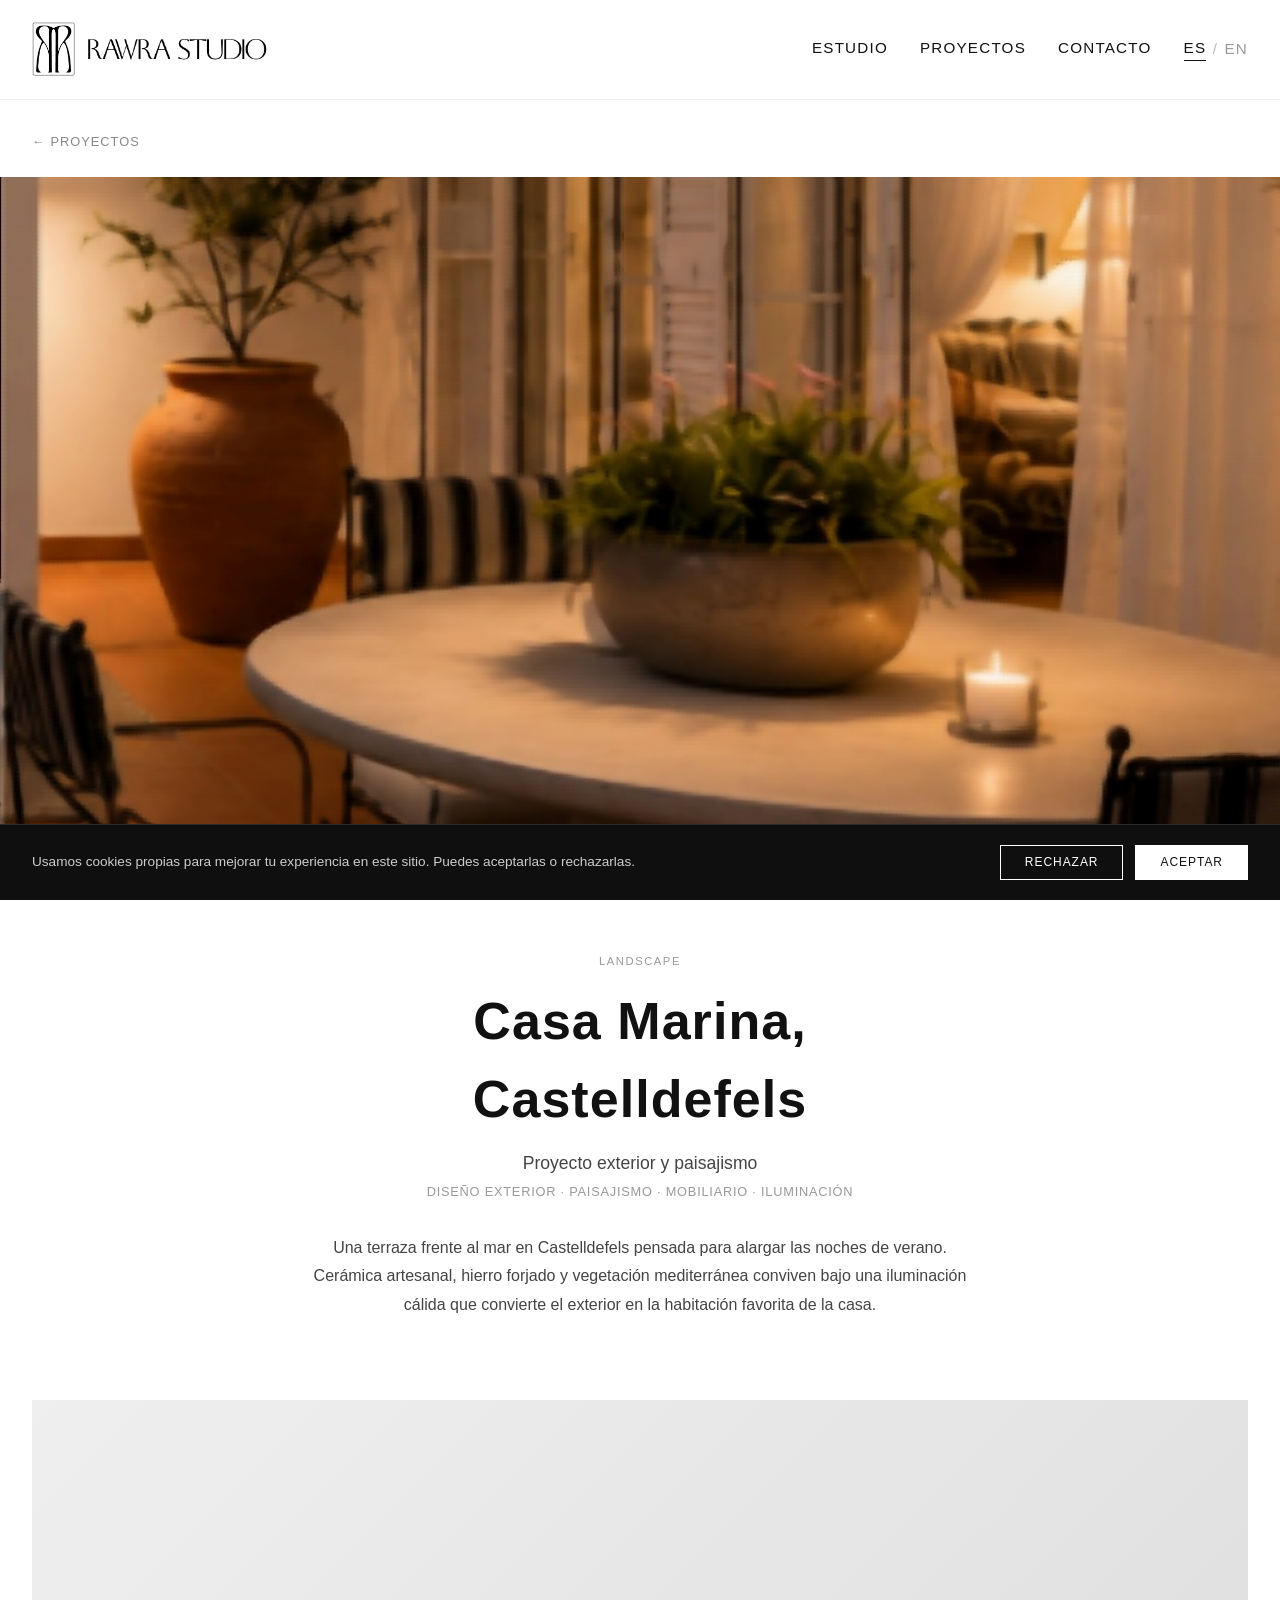
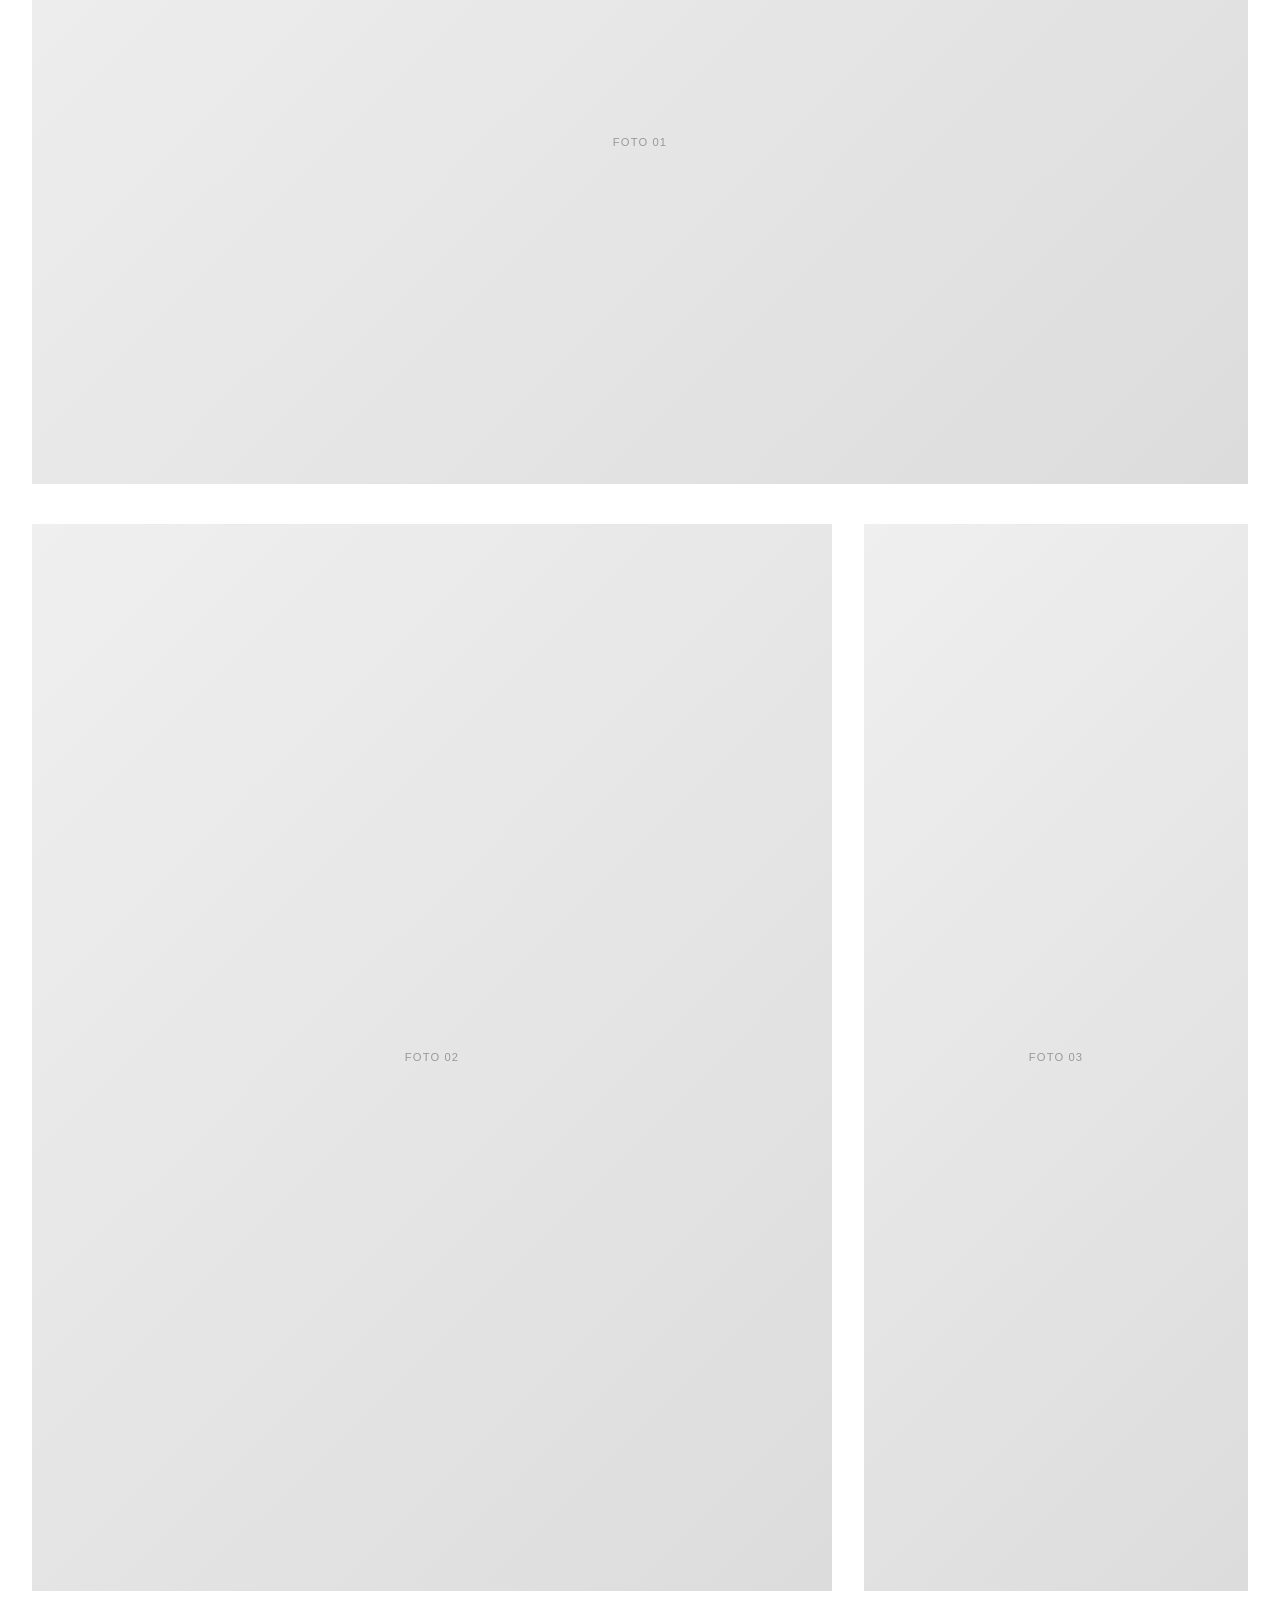
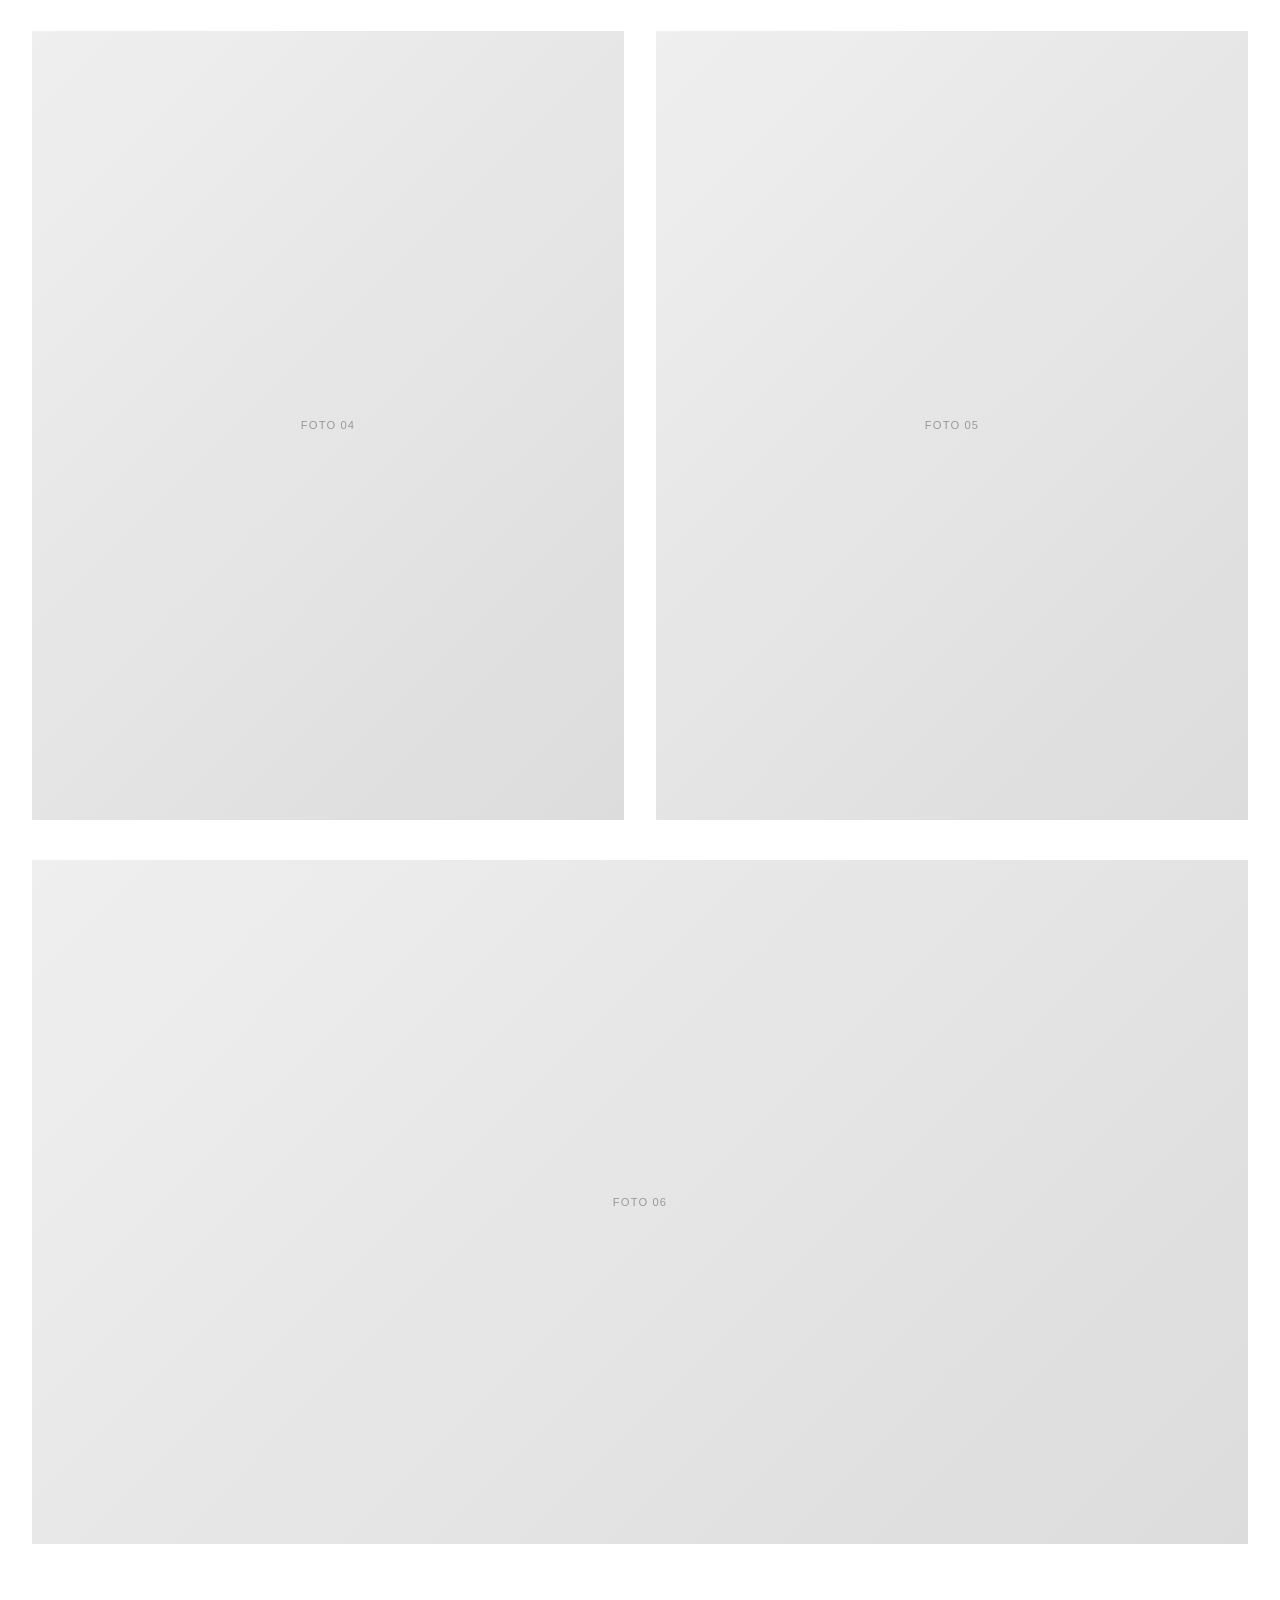
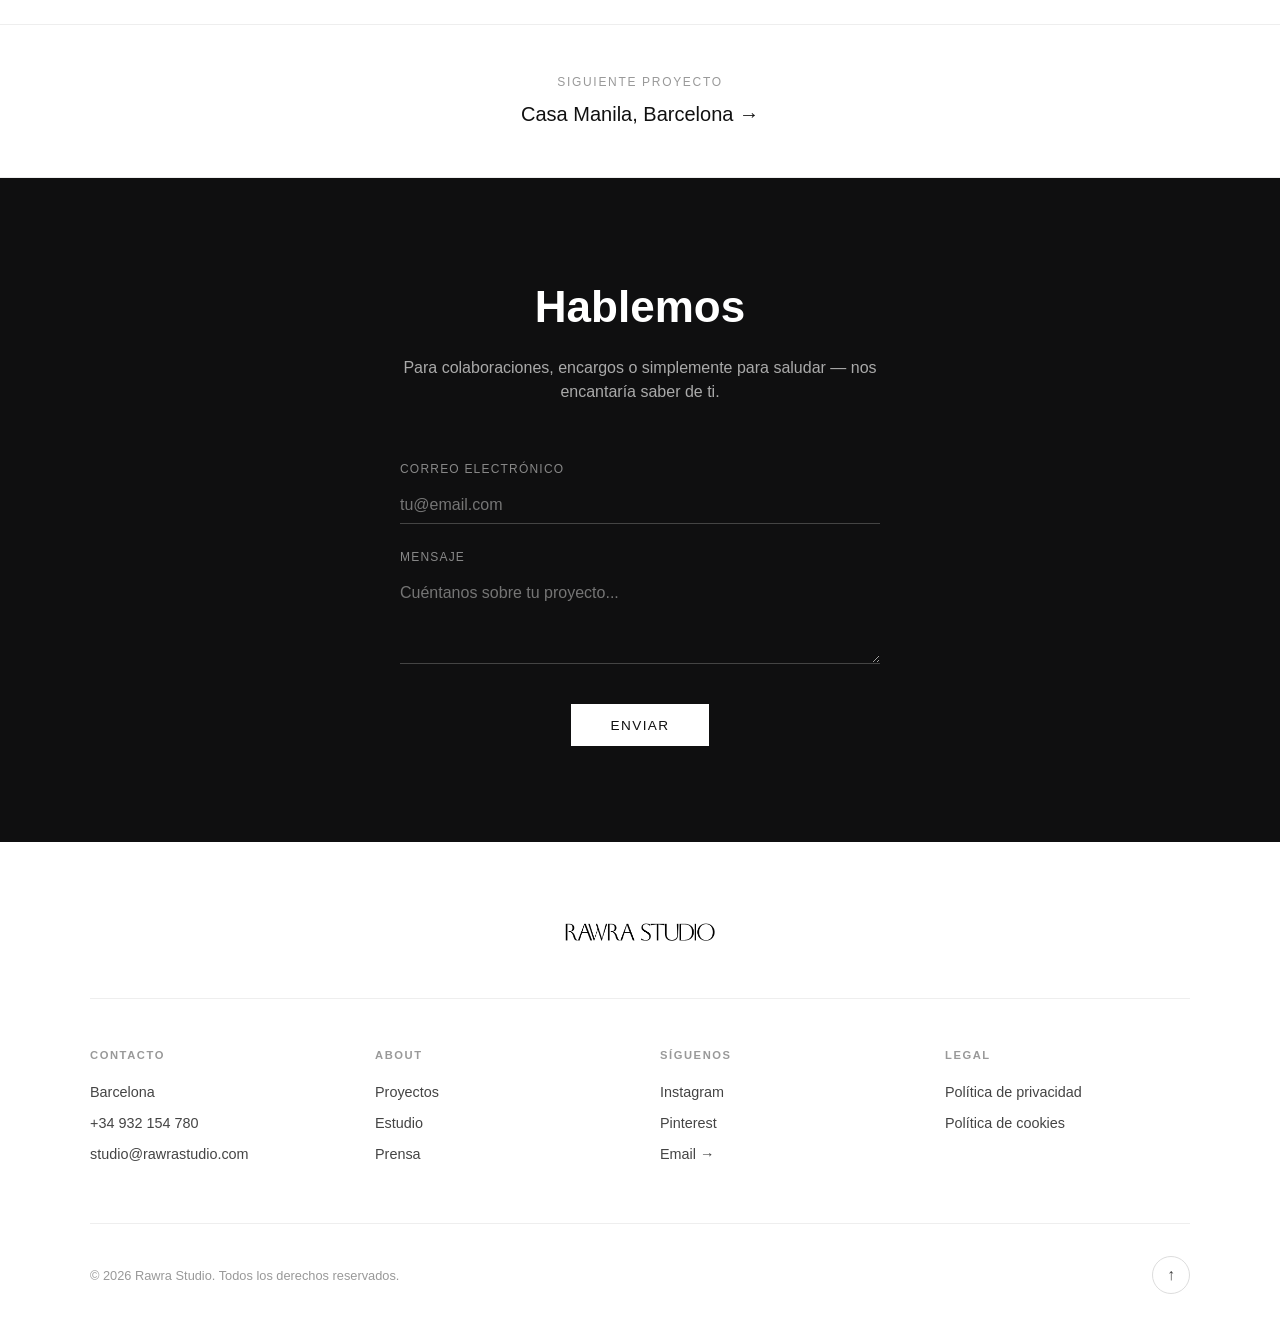
<file: casa-marina.html>
<!DOCTYPE html>
<html lang="es">
<head>
  <meta charset="UTF-8">
  <meta name="viewport" content="width=device-width, initial-scale=1.0">
  <title>Casa Marina, Castelldefels — Rawra Studio</title>
  <meta name="description" content="Casa Marina, Castelldefels — proyecto exterior y paisajismo de Rawra Studio.">
  <link rel="icon" href="assets/favicon.png">
  <link rel="stylesheet" href="style.css?v=13">
</head>
<body>

  <header class="site-header">
    <a href="index.html" class="logo">
      <img src="assets/logo-mark-real.png" alt="" class="logo-icon">
      <img src="assets/wordmark.png" alt="Rawra Studio" class="logo-wordmark">
    </a>
    <nav class="main-nav">
      <a href="studio.html" data-en="Studio">Estudio</a>
      <a href="index.html#proyectos" data-en="Projects">Proyectos</a>
      <a href="index.html#contacto" data-en="Contact">Contacto</a>
      <span class="lang-switch">
        <button type="button" class="lang-btn" data-lang-btn="es">ES</button>
        <span aria-hidden="true">/</span>
        <button type="button" class="lang-btn" data-lang-btn="en">EN</button>
      </span>
    </nav>
    <button class="nav-toggle" aria-label="Abrir menú">
      <span></span><span></span><span></span>
    </button>
  </header>

  <a href="index.html#proyectos" class="project-back" data-en="&larr; Projects">&larr; Proyectos</a>

  <section class="project-hero">
    <img src="assets/projects/casa-marina.jpg" alt="Casa Marina, Castelldefels">
  </section>

  <section class="project-intro">
    <span class="portfolio-tag">Landscape</span>
    <h1>Casa Marina, Castelldefels</h1>
    <p class="project-meta" data-en="Outdoor and landscape project">Proyecto exterior y paisajismo</p>
    <p class="project-services" data-en="Exterior design · Landscaping · Furniture · Lighting">Diseño exterior · Paisajismo · Mobiliario · Iluminación</p>
    <p class="project-description" data-en="A seafront terrace in Castelldefels designed to stretch out summer nights. Handcrafted ceramics, wrought iron and Mediterranean planting coexist under warm lighting that turns the outdoors into the house's favourite room.">
      Una terraza frente al mar en Castelldefels pensada para alargar las
      noches de verano. Cerámica artesanal, hierro forjado y vegetación
      mediterránea conviven bajo una iluminación cálida que convierte el
      exterior en la habitación favorita de la casa.
    </p>
  </section>

  <section class="project-gallery">
    <div class="gallery-row">
      <div class="gallery-slot g-6 g-wide">Foto 01</div>
    </div>
    <div class="gallery-row">
      <div class="gallery-slot g-4 g-tall">Foto 02</div>
      <div class="gallery-slot g-2 g-tall">Foto 03</div>
    </div>
    <div class="gallery-row">
      <div class="gallery-slot g-3 g-tall">Foto 04</div>
      <div class="gallery-slot g-3 g-square">Foto 05</div>
    </div>
    <div class="gallery-row">
      <div class="gallery-slot g-6 g-wide">Foto 06</div>
    </div>
  </section>

  <a href="casa-manila.html" class="project-next">
    <span data-en="Next project">Siguiente proyecto</span>
    <strong>Casa Manila, Barcelona &rarr;</strong>
  </a>

  <section id="contacto" class="contact">
    <h2 data-en="Let's talk">Hablemos</h2>
    <p data-en="For collaborations, commissions, or just to say hello — we'd love to hear from you.">Para colaboraciones, encargos o simplemente para saludar — nos encantaría saber de ti.</p>
    <form class="contact-form" id="contact-form">
      <input type="hidden" name="access_key" value="f7bb611c-03e4-4d4c-89f9-590f3211f16b">
      <input type="hidden" name="subject" value="Nuevo mensaje desde rawrastudio.com">
      <input type="checkbox" name="botcheck" style="display: none;" tabindex="-1" autocomplete="off">
      <label for="email" data-en="Email">Correo electrónico</label>
      <input type="email" id="email" name="email" required placeholder="tu@email.com" data-en-placeholder="you@email.com">
      <label for="message" data-en="Message">Mensaje</label>
      <textarea id="message" name="message" required placeholder="Cuéntanos sobre tu proyecto..." data-en-placeholder="Tell us about your project..."></textarea>
      <button type="submit" data-en="Send">Enviar</button>
    </form>
  </section>

  <footer class="site-footer">

    <img src="assets/wordmark.png" alt="Rawra Studio" class="footer-wordmark">

    <div class="footer-links">
      <div class="footer-col">
        <h3 class="footer-col-title" data-en="Contact">Contacto</h3>
        <p>Barcelona</p>
        <p><a href="tel:+34932154780">+34 932 154 780</a></p>
        <p><a href="mailto:studio@rawrastudio.com">studio@rawrastudio.com</a></p>
      </div>
      <div class="footer-col">
        <h3 class="footer-col-title" data-en="About">About</h3>
        <p><a href="index.html#proyectos" data-en="Projects">Proyectos</a></p>
        <p><a href="studio.html" data-en="Studio">Estudio</a></p>
        <p><a href="#" data-en="Press">Prensa</a></p>
      </div>
      <div class="footer-col">
        <h3 class="footer-col-title" data-en="Connect with us">Síguenos</h3>
        <p><a href="https://instagram.com/rawrastudio" target="_blank" rel="noopener">Instagram</a></p>
        <p><a href="https://pinterest.com/rawrastudio" target="_blank" rel="noopener">Pinterest</a></p>
        <p><a href="mailto:studio@rawrastudio.com">Email &rarr;</a></p>
      </div>
      <div class="footer-col">
        <h3 class="footer-col-title" data-en="Legal">Legal</h3>
        <p><a href="privacidad.html" data-en="Privacy Policy">Política de privacidad</a></p>
        <p><a href="cookies.html" data-en="Cookie Policy">Política de cookies</a></p>
      </div>
    </div>

    <div class="footer-bottom">
      <p>&copy; <span id="year"></span> Rawra Studio. <span data-en="All rights reserved.">Todos los derechos reservados.</span></p>
      <button type="button" class="footer-top-btn" aria-label="Volver arriba" data-en-aria="Back to top">&uarr;</button>
    </div>
  </footer>

  <div class="cookie-banner" id="cookie-banner">
    <p data-en="We use our own cookies to improve your experience on this site. You can accept or decline them.">Usamos cookies propias para mejorar tu experiencia en este sitio. Puedes aceptarlas o rechazarlas.</p>
    <div class="cookie-actions">
      <button type="button" id="cookie-reject" class="cookie-btn cookie-btn-secondary" data-en="Decline">Rechazar</button>
      <button type="button" id="cookie-accept" class="cookie-btn cookie-btn-primary" data-en="Accept">Aceptar</button>
    </div>
  </div>

  <script src="script.js?v=13"></script>
</body>
</html>
</file>
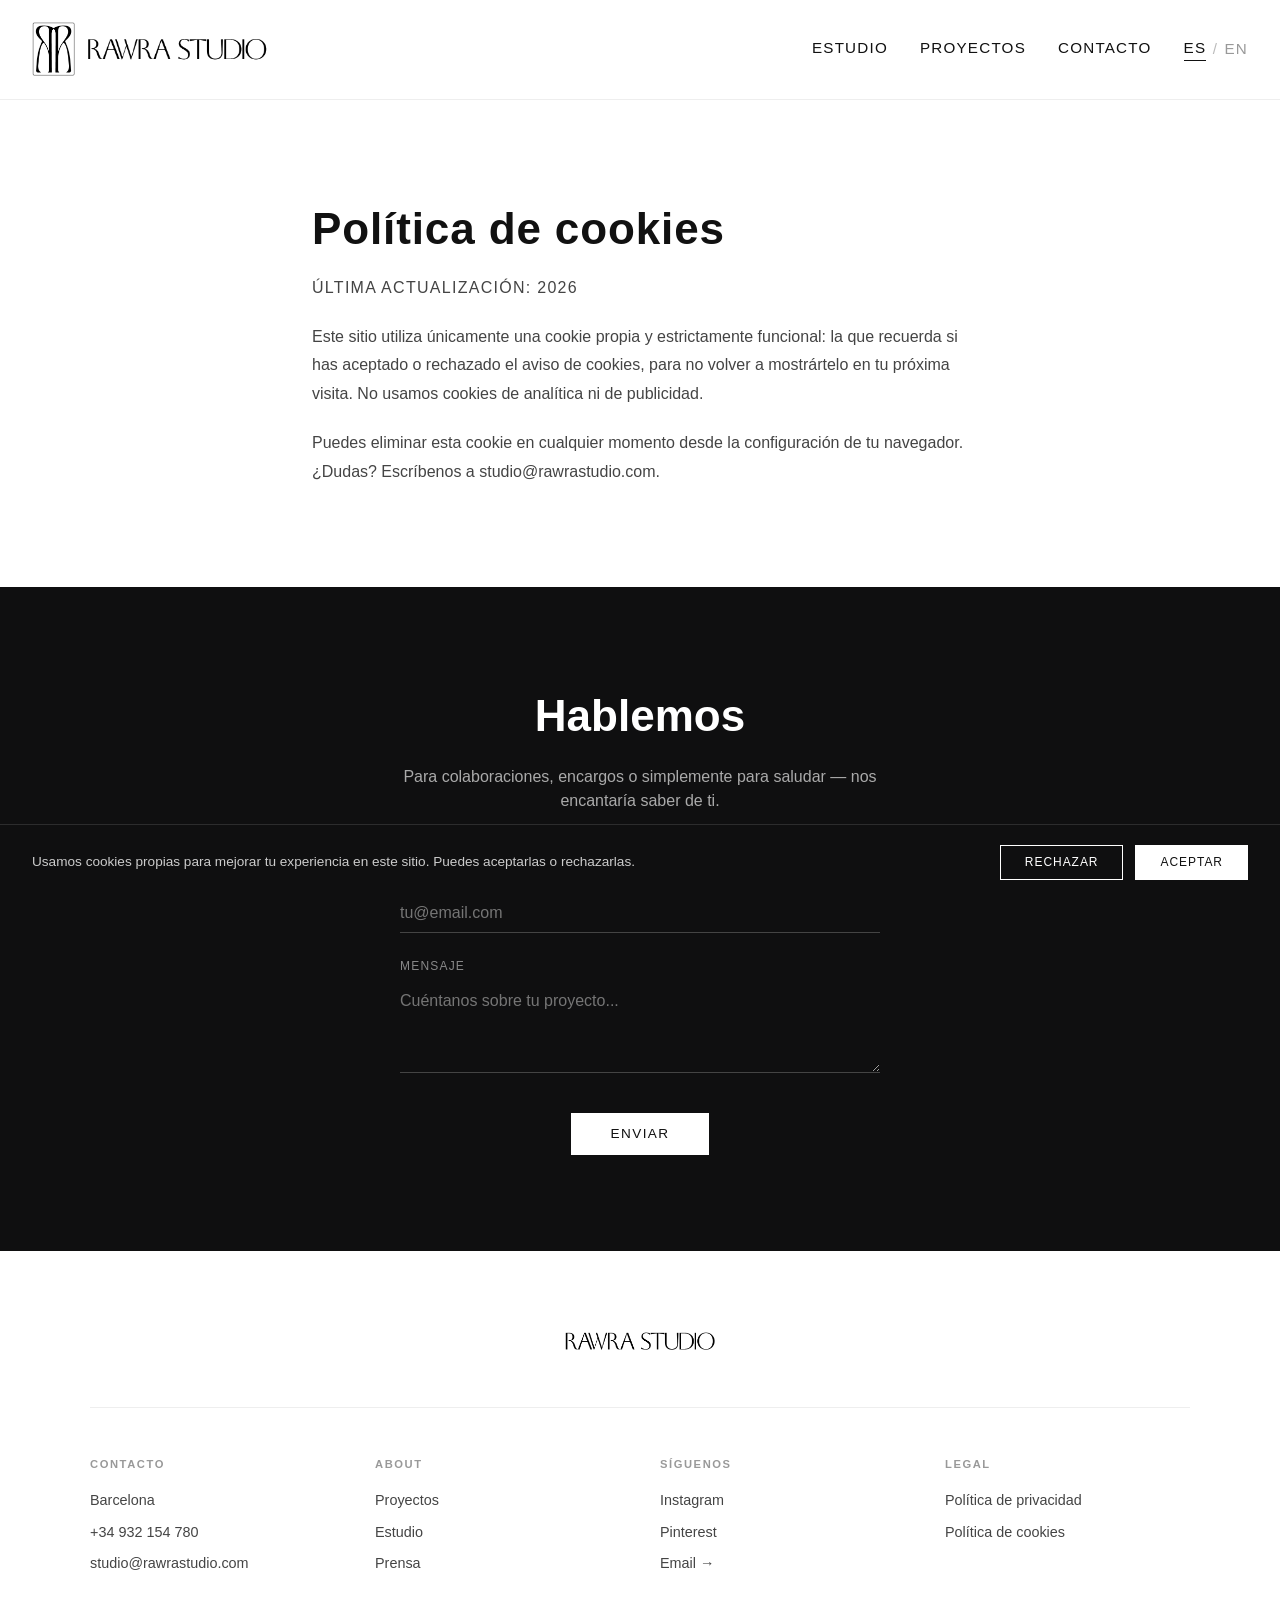
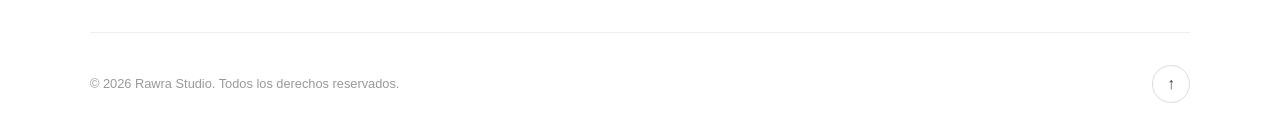
<file: cookies.html>
<!DOCTYPE html>
<html lang="es">
<head>
  <meta charset="UTF-8">
  <meta name="viewport" content="width=device-width, initial-scale=1.0">
  <title>Política de cookies — Rawra Studio</title>
  <meta name="description" content="Política de cookies de Rawra Studio.">
  <link rel="icon" href="assets/favicon.png">
  <link rel="stylesheet" href="style.css?v=13">
</head>
<body>

  <header class="site-header">
    <a href="index.html" class="logo">
      <img src="assets/logo-mark-real.png" alt="" class="logo-icon">
      <img src="assets/wordmark.png" alt="Rawra Studio" class="logo-wordmark">
    </a>
    <nav class="main-nav">
      <a href="studio.html" data-en="Studio">Estudio</a>
      <a href="index.html#proyectos" data-en="Projects">Proyectos</a>
      <a href="index.html#contacto" data-en="Contact">Contacto</a>
      <span class="lang-switch">
        <button type="button" class="lang-btn" data-lang-btn="es">ES</button>
        <span aria-hidden="true">/</span>
        <button type="button" class="lang-btn" data-lang-btn="en">EN</button>
      </span>
    </nav>
    <button class="nav-toggle" aria-label="Abrir menú">
      <span></span><span></span><span></span>
    </button>
  </header>

  <section class="legal">
    <h1 data-en="Cookie Policy">Política de cookies</h1>
    <p class="legal-updated" data-en="Last updated: 2026">Última actualización: 2026</p>

    <p data-en="This site uses only its own, strictly functional cookie: one that remembers whether you've accepted or declined the cookie notice, so it doesn't show again on your next visit. We don't use analytics or advertising cookies.">
      Este sitio utiliza únicamente una cookie propia y estrictamente
      funcional: la que recuerda si has aceptado o rechazado el aviso de
      cookies, para no volver a mostrártelo en tu próxima visita. No usamos
      cookies de analítica ni de publicidad.
    </p>
    <p data-en="You can clear this cookie at any time from your browser settings. Questions? Write to us at studio@rawrastudio.com.">
      Puedes eliminar esta cookie en cualquier momento desde la configuración
      de tu navegador. ¿Dudas? Escríbenos a studio@rawrastudio.com.
    </p>
  </section>

  <section id="contacto" class="contact">
    <h2 data-en="Let's talk">Hablemos</h2>
    <p data-en="For collaborations, commissions, or just to say hello — we'd love to hear from you.">Para colaboraciones, encargos o simplemente para saludar — nos encantaría saber de ti.</p>
    <form class="contact-form" id="contact-form">
      <input type="hidden" name="access_key" value="f7bb611c-03e4-4d4c-89f9-590f3211f16b">
      <input type="hidden" name="subject" value="Nuevo mensaje desde rawrastudio.com">
      <input type="checkbox" name="botcheck" style="display: none;" tabindex="-1" autocomplete="off">
      <label for="email" data-en="Email">Correo electrónico</label>
      <input type="email" id="email" name="email" required placeholder="tu@email.com" data-en-placeholder="you@email.com">
      <label for="message" data-en="Message">Mensaje</label>
      <textarea id="message" name="message" required placeholder="Cuéntanos sobre tu proyecto..." data-en-placeholder="Tell us about your project..."></textarea>
      <button type="submit" data-en="Send">Enviar</button>
    </form>
  </section>

  <footer class="site-footer">

    <img src="assets/wordmark.png" alt="Rawra Studio" class="footer-wordmark">

    <div class="footer-links">
      <div class="footer-col">
        <h3 class="footer-col-title" data-en="Contact">Contacto</h3>
        <p>Barcelona</p>
        <p><a href="tel:+34932154780">+34 932 154 780</a></p>
        <p><a href="mailto:studio@rawrastudio.com">studio@rawrastudio.com</a></p>
      </div>
      <div class="footer-col">
        <h3 class="footer-col-title" data-en="About">About</h3>
        <p><a href="index.html#proyectos" data-en="Projects">Proyectos</a></p>
        <p><a href="studio.html" data-en="Studio">Estudio</a></p>
        <p><a href="#" data-en="Press">Prensa</a></p>
      </div>
      <div class="footer-col">
        <h3 class="footer-col-title" data-en="Connect with us">Síguenos</h3>
        <p><a href="https://instagram.com/rawrastudio" target="_blank" rel="noopener">Instagram</a></p>
        <p><a href="https://pinterest.com/rawrastudio" target="_blank" rel="noopener">Pinterest</a></p>
        <p><a href="mailto:studio@rawrastudio.com">Email &rarr;</a></p>
      </div>
      <div class="footer-col">
        <h3 class="footer-col-title" data-en="Legal">Legal</h3>
        <p><a href="privacidad.html" data-en="Privacy Policy">Política de privacidad</a></p>
        <p><a href="cookies.html" data-en="Cookie Policy">Política de cookies</a></p>
      </div>
    </div>

    <div class="footer-bottom">
      <p>&copy; <span id="year"></span> Rawra Studio. <span data-en="All rights reserved.">Todos los derechos reservados.</span></p>
      <button type="button" class="footer-top-btn" aria-label="Volver arriba" data-en-aria="Back to top">&uarr;</button>
    </div>
  </footer>

  <div class="cookie-banner" id="cookie-banner">
    <p data-en="We use our own cookies to improve your experience on this site. You can accept or decline them.">Usamos cookies propias para mejorar tu experiencia en este sitio. Puedes aceptarlas o rechazarlas.</p>
    <div class="cookie-actions">
      <button type="button" id="cookie-reject" class="cookie-btn cookie-btn-secondary" data-en="Decline">Rechazar</button>
      <button type="button" id="cookie-accept" class="cookie-btn cookie-btn-primary" data-en="Accept">Aceptar</button>
    </div>
  </div>

  <script src="script.js?v=13"></script>
</body>
</html>
</file>
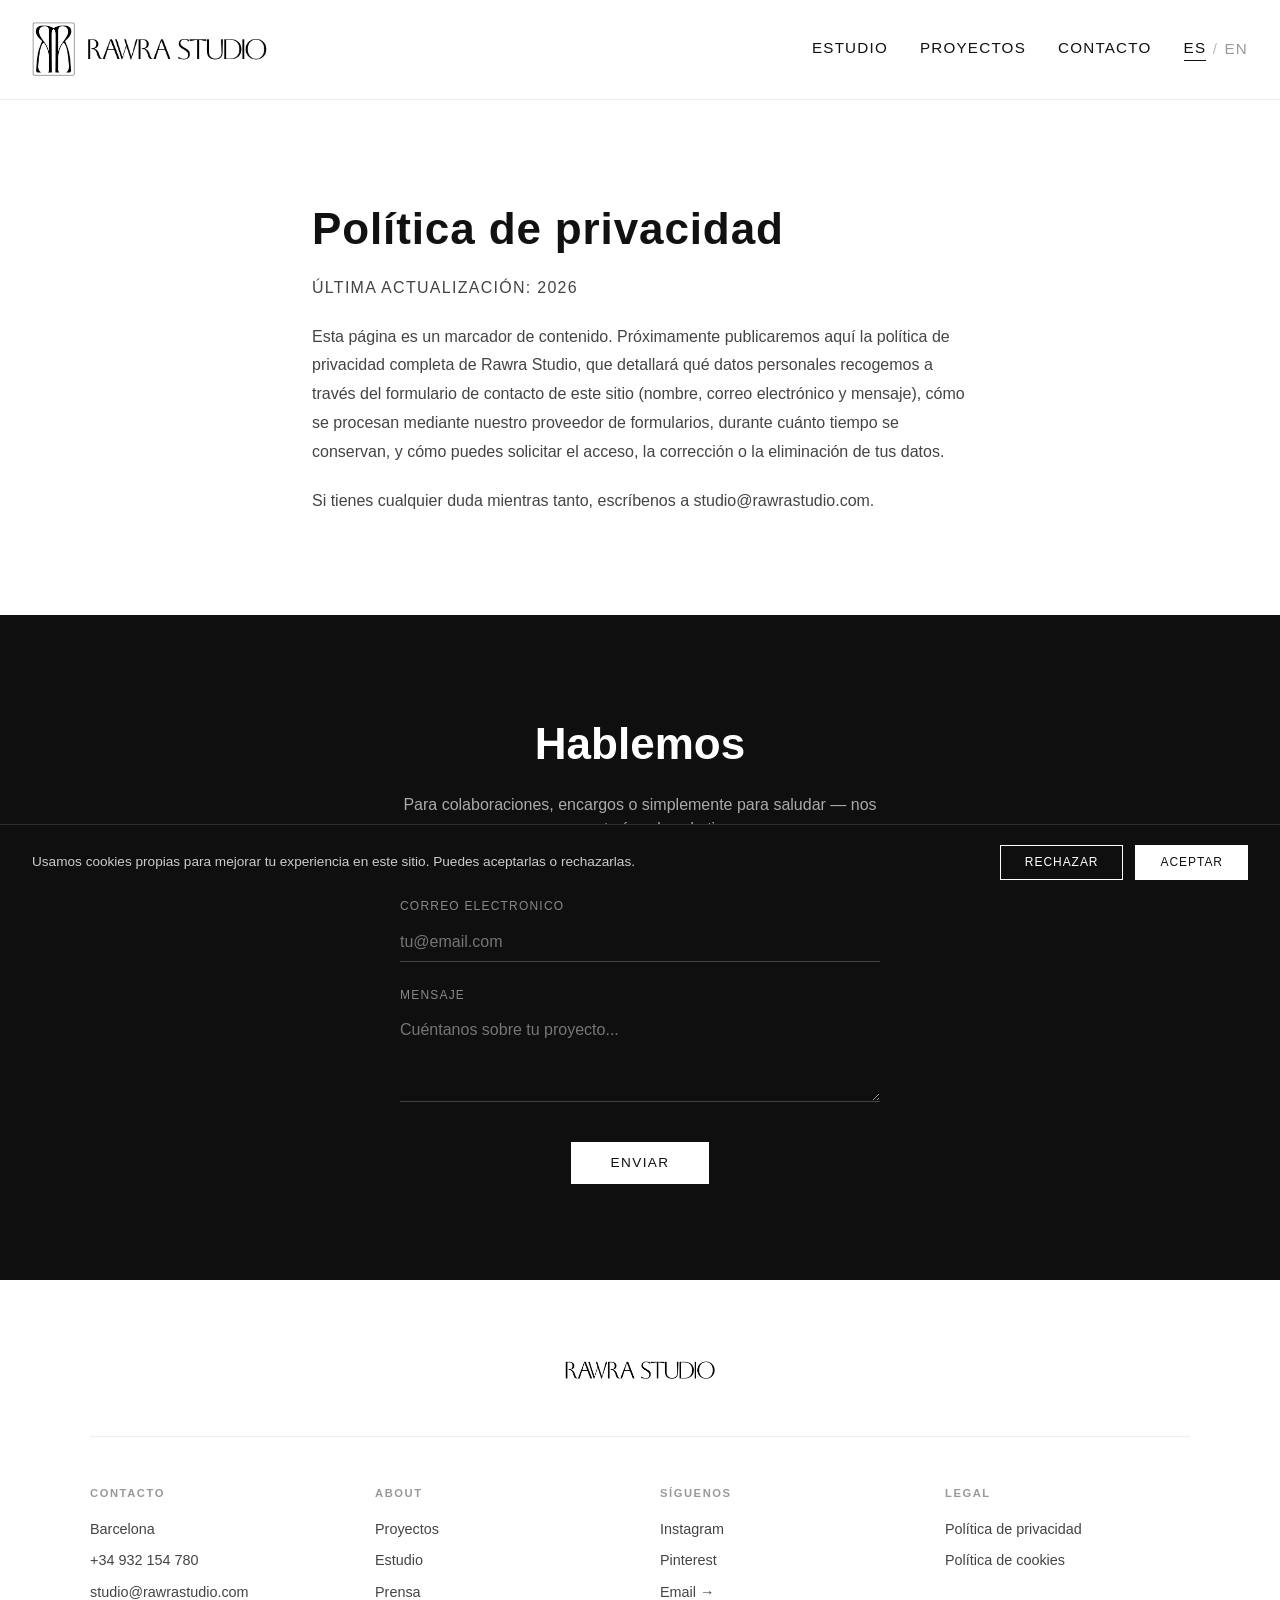
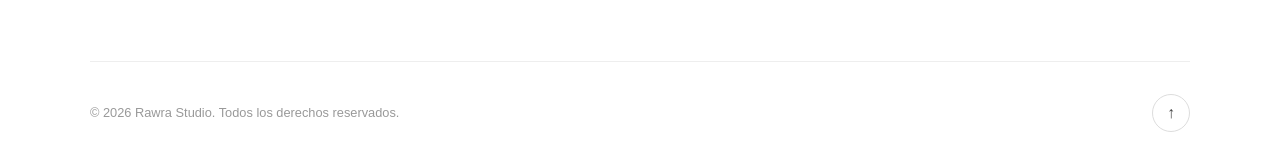
<file: privacidad.html>
<!DOCTYPE html>
<html lang="es">
<head>
  <meta charset="UTF-8">
  <meta name="viewport" content="width=device-width, initial-scale=1.0">
  <title>Política de privacidad — Rawra Studio</title>
  <meta name="description" content="Política de privacidad de Rawra Studio.">
  <link rel="icon" href="assets/favicon.png">
  <link rel="stylesheet" href="style.css?v=13">
</head>
<body>

  <header class="site-header">
    <a href="index.html" class="logo">
      <img src="assets/logo-mark-real.png" alt="" class="logo-icon">
      <img src="assets/wordmark.png" alt="Rawra Studio" class="logo-wordmark">
    </a>
    <nav class="main-nav">
      <a href="studio.html" data-en="Studio">Estudio</a>
      <a href="index.html#proyectos" data-en="Projects">Proyectos</a>
      <a href="index.html#contacto" data-en="Contact">Contacto</a>
      <span class="lang-switch">
        <button type="button" class="lang-btn" data-lang-btn="es">ES</button>
        <span aria-hidden="true">/</span>
        <button type="button" class="lang-btn" data-lang-btn="en">EN</button>
      </span>
    </nav>
    <button class="nav-toggle" aria-label="Abrir menú">
      <span></span><span></span><span></span>
    </button>
  </header>

  <section class="legal">
    <h1 data-en="Privacy Policy">Política de privacidad</h1>
    <p class="legal-updated" data-en="Last updated: 2026">Última actualización: 2026</p>

    <p data-en="This page is a placeholder. Rawra Studio's full privacy policy — covering what personal data we collect through this site's contact form (name, email and message), how it is processed via our form provider, how long it is kept, and how you can request access, correction or deletion of your data — will be published here shortly.">
      Esta página es un marcador de contenido. Próximamente publicaremos aquí
      la política de privacidad completa de Rawra Studio, que detallará qué
      datos personales recogemos a través del formulario de contacto de este
      sitio (nombre, correo electrónico y mensaje), cómo se procesan mediante
      nuestro proveedor de formularios, durante cuánto tiempo se conservan, y
      cómo puedes solicitar el acceso, la corrección o la eliminación de tus
      datos.
    </p>
    <p data-en="If you have any questions in the meantime, write to us at studio@rawrastudio.com.">
      Si tienes cualquier duda mientras tanto, escríbenos a
      studio@rawrastudio.com.
    </p>
  </section>

  <section id="contacto" class="contact">
    <h2 data-en="Let's talk">Hablemos</h2>
    <p data-en="For collaborations, commissions, or just to say hello — we'd love to hear from you.">Para colaboraciones, encargos o simplemente para saludar — nos encantaría saber de ti.</p>
    <form class="contact-form" id="contact-form">
      <input type="hidden" name="access_key" value="f7bb611c-03e4-4d4c-89f9-590f3211f16b">
      <input type="hidden" name="subject" value="Nuevo mensaje desde rawrastudio.com">
      <input type="checkbox" name="botcheck" style="display: none;" tabindex="-1" autocomplete="off">
      <label for="email" data-en="Email">Correo electrónico</label>
      <input type="email" id="email" name="email" required placeholder="tu@email.com" data-en-placeholder="you@email.com">
      <label for="message" data-en="Message">Mensaje</label>
      <textarea id="message" name="message" required placeholder="Cuéntanos sobre tu proyecto..." data-en-placeholder="Tell us about your project..."></textarea>
      <button type="submit" data-en="Send">Enviar</button>
    </form>
  </section>

  <footer class="site-footer">

    <img src="assets/wordmark.png" alt="Rawra Studio" class="footer-wordmark">

    <div class="footer-links">
      <div class="footer-col">
        <h3 class="footer-col-title" data-en="Contact">Contacto</h3>
        <p>Barcelona</p>
        <p><a href="tel:+34932154780">+34 932 154 780</a></p>
        <p><a href="mailto:studio@rawrastudio.com">studio@rawrastudio.com</a></p>
      </div>
      <div class="footer-col">
        <h3 class="footer-col-title" data-en="About">About</h3>
        <p><a href="index.html#proyectos" data-en="Projects">Proyectos</a></p>
        <p><a href="studio.html" data-en="Studio">Estudio</a></p>
        <p><a href="#" data-en="Press">Prensa</a></p>
      </div>
      <div class="footer-col">
        <h3 class="footer-col-title" data-en="Connect with us">Síguenos</h3>
        <p><a href="https://instagram.com/rawrastudio" target="_blank" rel="noopener">Instagram</a></p>
        <p><a href="https://pinterest.com/rawrastudio" target="_blank" rel="noopener">Pinterest</a></p>
        <p><a href="mailto:studio@rawrastudio.com">Email &rarr;</a></p>
      </div>
      <div class="footer-col">
        <h3 class="footer-col-title" data-en="Legal">Legal</h3>
        <p><a href="privacidad.html" data-en="Privacy Policy">Política de privacidad</a></p>
        <p><a href="cookies.html" data-en="Cookie Policy">Política de cookies</a></p>
      </div>
    </div>

    <div class="footer-bottom">
      <p>&copy; <span id="year"></span> Rawra Studio. <span data-en="All rights reserved.">Todos los derechos reservados.</span></p>
      <button type="button" class="footer-top-btn" aria-label="Volver arriba" data-en-aria="Back to top">&uarr;</button>
    </div>
  </footer>

  <div class="cookie-banner" id="cookie-banner">
    <p data-en="We use our own cookies to improve your experience on this site. You can accept or decline them.">Usamos cookies propias para mejorar tu experiencia en este sitio. Puedes aceptarlas o rechazarlas.</p>
    <div class="cookie-actions">
      <button type="button" id="cookie-reject" class="cookie-btn cookie-btn-secondary" data-en="Decline">Rechazar</button>
      <button type="button" id="cookie-accept" class="cookie-btn cookie-btn-primary" data-en="Accept">Aceptar</button>
    </div>
  </div>

  <script src="script.js?v=13"></script>
</body>
</html>
</file>
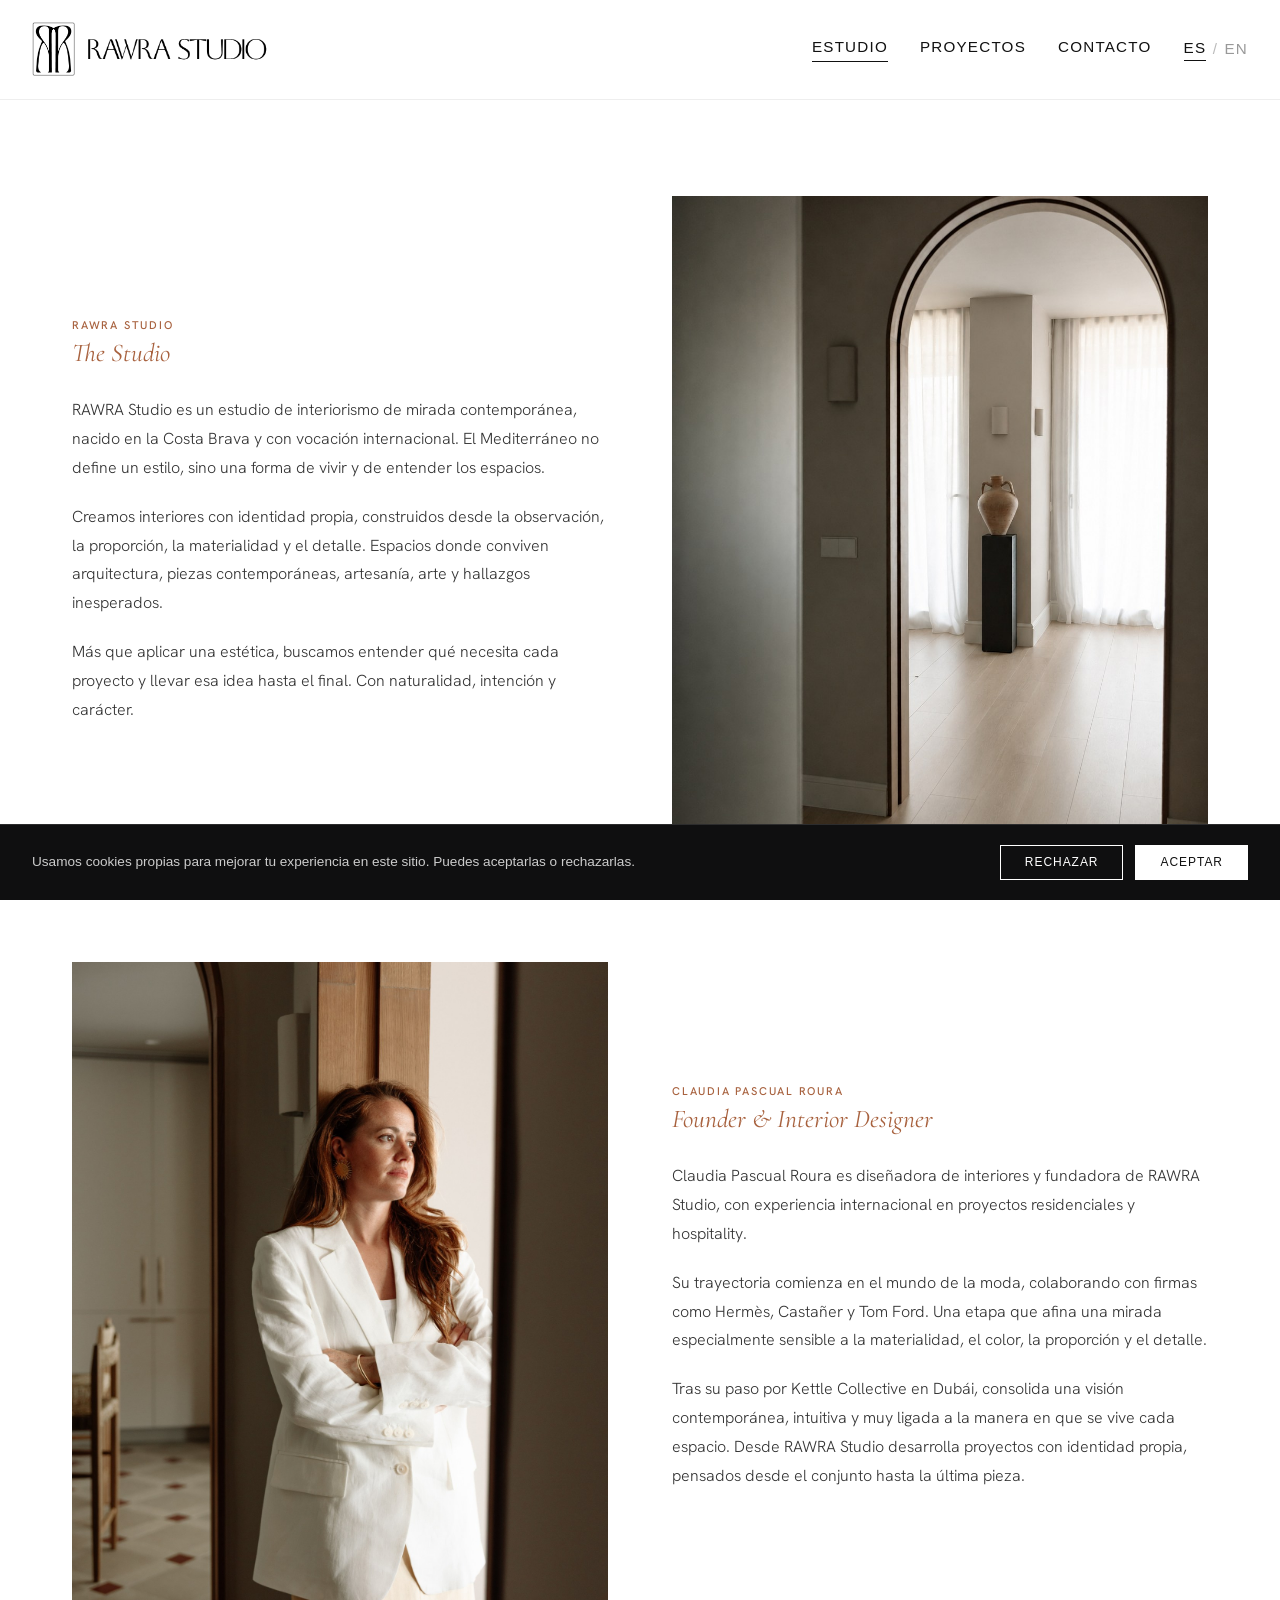
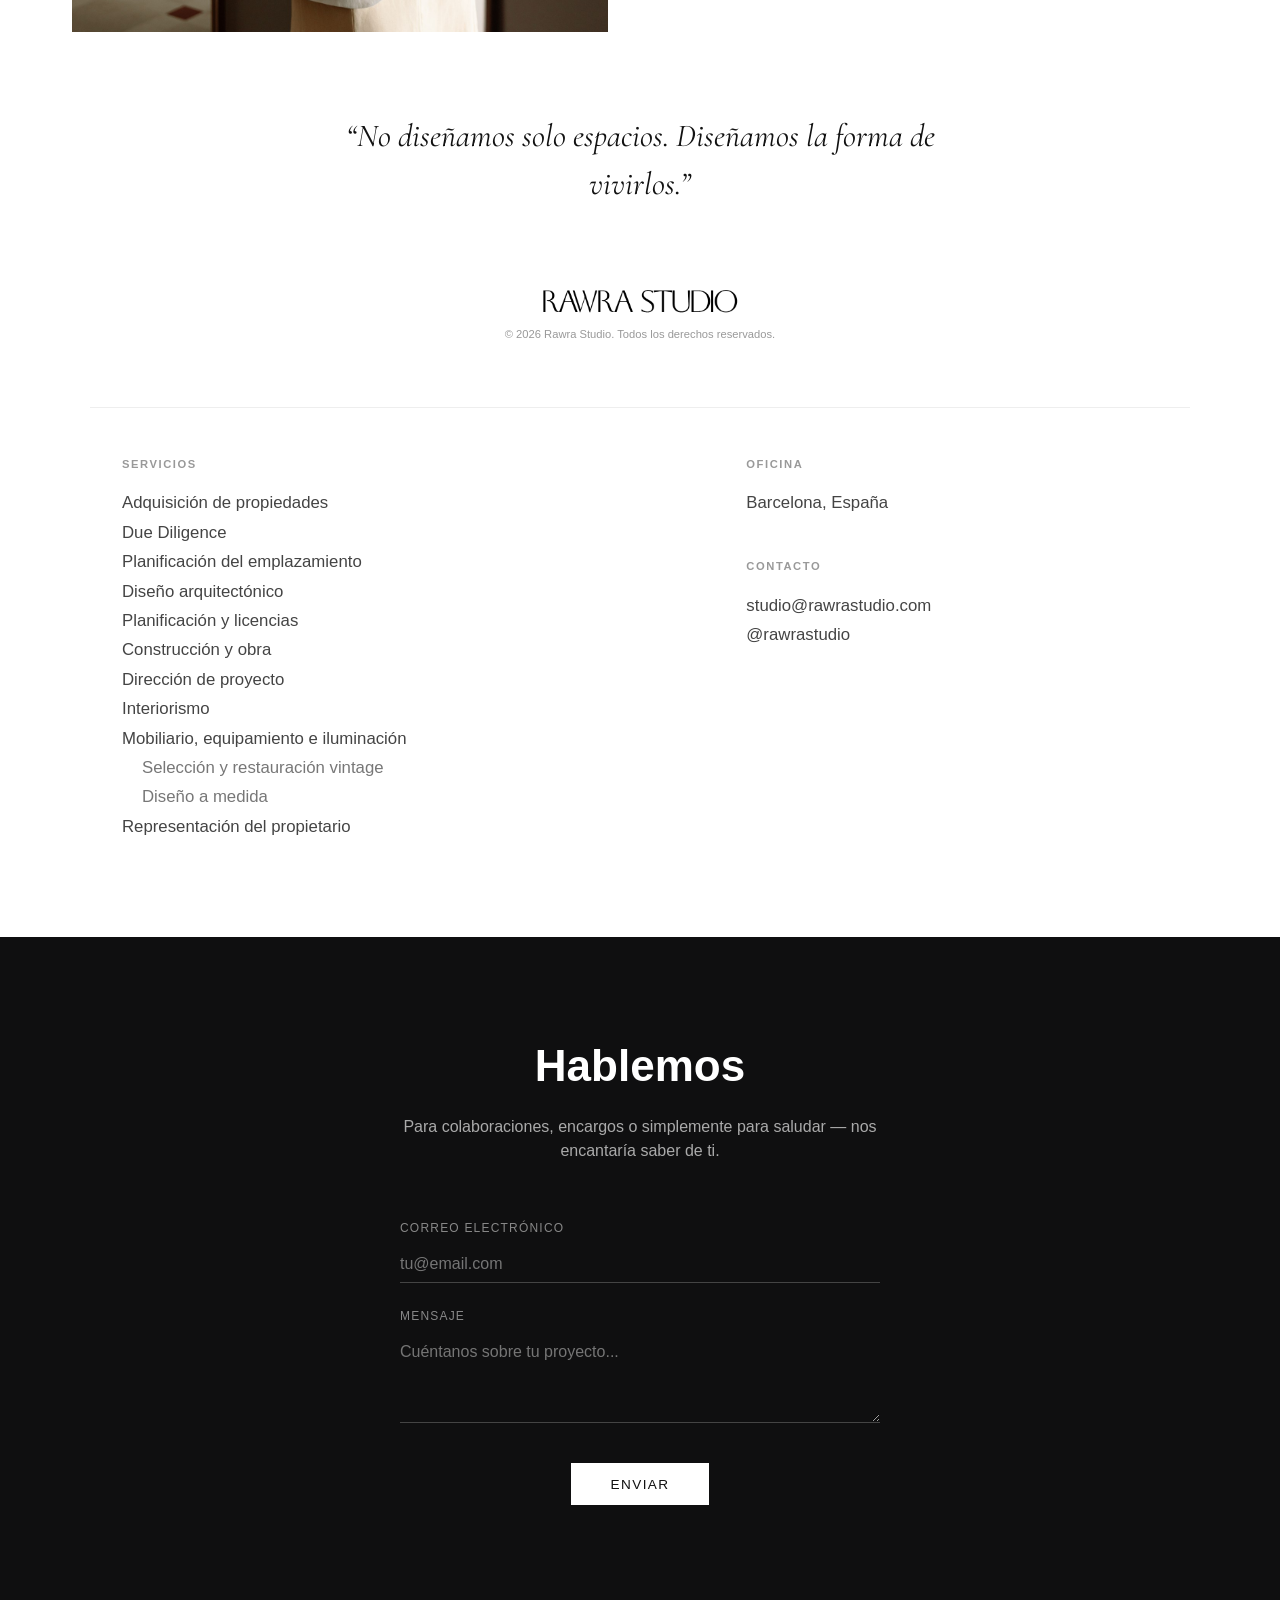
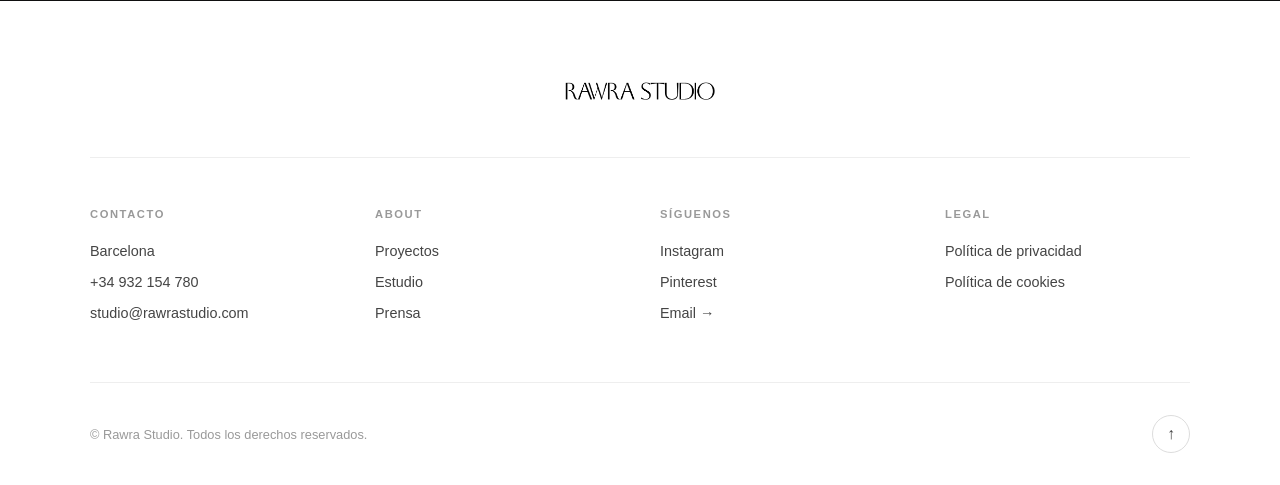
<file: studio.html>
<!DOCTYPE html>
<html lang="es">
<head>
  <meta charset="UTF-8">
  <meta name="viewport" content="width=device-width, initial-scale=1.0">
  <title>Estudio — Rawra Studio</title>
  <meta name="description" content="Conoce Rawra Studio: quiénes somos y cómo trabajamos.">
  <link rel="icon" href="assets/favicon.png">
  <link rel="preconnect" href="https://fonts.googleapis.com">
  <link rel="preconnect" href="https://fonts.gstatic.com" crossorigin>
  <link href="https://fonts.googleapis.com/css2?family=Cormorant+Garamond:ital@0;1&family=Hanken+Grotesk:wght@300;400;500&display=swap" rel="stylesheet">
  <link rel="stylesheet" href="style.css?v=13">
</head>
<body>

  <header class="site-header">
    <a href="index.html" class="logo">
      <img src="assets/logo-mark-real.png" alt="" class="logo-icon">
      <img src="assets/wordmark.png" alt="Rawra Studio" class="logo-wordmark">
    </a>
    <nav class="main-nav">
      <a href="studio.html" class="active" data-en="Studio">Estudio</a>
      <a href="index.html#proyectos" data-en="Projects">Proyectos</a>
      <a href="index.html#contacto" data-en="Contact">Contacto</a>
      <span class="lang-switch">
        <button type="button" class="lang-btn" data-lang-btn="es">ES</button>
        <span aria-hidden="true">/</span>
        <button type="button" class="lang-btn" data-lang-btn="en">EN</button>
      </span>
    </nav>
    <button class="nav-toggle" aria-label="Abrir menú">
      <span></span><span></span><span></span>
    </button>
  </header>

  <section class="about">
    <div class="about-row">
      <div class="about-text">
        <span class="about-eyebrow">RAWRA STUDIO</span>
        <p class="about-subtitle">The Studio</p>
        <p data-en="RAWRA Studio is an interior design studio with a contemporary outlook, born on the Costa Brava with an international calling. The Mediterranean doesn't define a style, but a way of living and understanding spaces.">RAWRA Studio es un estudio de interiorismo de mirada contemporánea, nacido en la Costa Brava y con vocación internacional. El Mediterráneo no define un estilo, sino una forma de vivir y de entender los espacios.</p>
        <p data-en="We create interiors with their own identity, built from observation, proportion, materiality and detail. Spaces where architecture, contemporary pieces, craft, art and unexpected finds coexist.">Creamos interiores con identidad propia, construidos desde la observación, la proporción, la materialidad y el detalle. Espacios donde conviven arquitectura, piezas contemporáneas, artesanía, arte y hallazgos inesperados.</p>
        <p data-en="Rather than applying an aesthetic, we seek to understand what each project needs and carry that idea through to the end. With naturalness, intention and character.">Más que aplicar una estética, buscamos entender qué necesita cada proyecto y llevar esa idea hasta el final. Con naturalidad, intención y carácter.</p>
      </div>
      <div class="about-photo">
        <img src="assets/projects/casa-manila-gallery/01-entrance-arch.jpg" alt="Arco de entrada con pedestal y ánfora, proyecto Casa Manila">
      </div>
    </div>

    <div class="about-row about-row--reverse">
      <div class="about-photo">
        <img src="assets/team/claudia-pascual-roura.jpg" alt="Claudia Pascual Roura, fundadora de Rawra Studio">
      </div>
      <div class="about-text">
        <span class="about-eyebrow">CLAUDIA PASCUAL ROURA</span>
        <p class="about-subtitle">Founder &amp; Interior Designer</p>
        <p data-en="Claudia Pascual Roura is an interior designer and founder of RAWRA Studio, with international experience in residential and hospitality projects.">Claudia Pascual Roura es diseñadora de interiores y fundadora de RAWRA Studio, con experiencia internacional en proyectos residenciales y hospitality.</p>
        <p data-en="Her path began in the world of fashion, working with houses such as Hermès, Castañer and Tom Ford — a period that sharpened an eye especially attuned to materiality, colour, proportion and detail.">Su trayectoria comienza en el mundo de la moda, colaborando con firmas como Hermès, Castañer y Tom Ford. Una etapa que afina una mirada especialmente sensible a la materialidad, el color, la proporción y el detalle.</p>
        <p data-en="After her time at Kettle Collective in Dubai, she developed a contemporary, intuitive vision closely tied to the way each space is lived in. Through RAWRA Studio, she creates projects with their own identity, considered from the whole down to the last piece.">Tras su paso por Kettle Collective en Dubái, consolida una visión contemporánea, intuitiva y muy ligada a la manera en que se vive cada espacio. Desde RAWRA Studio desarrolla proyectos con identidad propia, pensados desde el conjunto hasta la última pieza.</p>
      </div>
    </div>

    <blockquote class="about-quote" data-en="“We don't just design spaces. We design the way you live in them.”">“No diseñamos solo espacios. Diseñamos la forma de vivirlos.”</blockquote>

    <div class="about-brand">
      <img src="assets/wordmark.png" alt="Rawra Studio" class="about-wordmark">
      <p class="about-copyright">&copy; <span id="year"></span> Rawra Studio. <span data-en="All rights reserved.">Todos los derechos reservados.</span></p>
    </div>

    <div class="founder-services">
      <div class="info-col">
        <h3 class="info-label" data-en="Services">Servicios</h3>
        <ul class="info-list">
          <li data-en="Property Acquisition">Adquisición de propiedades</li>
          <li>Due Diligence</li>
          <li data-en="Site Planning">Planificación del emplazamiento</li>
          <li data-en="Architectural Design">Diseño arquitectónico</li>
          <li data-en="Planning &amp; Permitting">Planificación y licencias</li>
          <li data-en="Construction &amp; Building">Construcción y obra</li>
          <li data-en="Project Management">Dirección de proyecto</li>
          <li data-en="Interior Design">Interiorismo</li>
          <li data-en="Furnishings, Fixtures, and Lighting">Mobiliario, equipamiento e iluminación</li>
          <li class="info-sub" data-en="Vintage Sourcing &amp; Restoration">Selección y restauración vintage</li>
          <li class="info-sub" data-en="Custom Design">Diseño a medida</li>
          <li data-en="Owner Representation">Representación del propietario</li>
        </ul>
      </div>
      <div class="info-col">
        <h3 class="info-label" data-en="Office">Oficina</h3>
        <p data-en="Barcelona, Spain">Barcelona, España</p>

        <h3 class="info-label info-label--spaced" data-en="Contact">Contacto</h3>
        <p><a href="mailto:studio@rawrastudio.com">studio@rawrastudio.com</a></p>
        <p><a href="https://instagram.com/rawrastudio" target="_blank" rel="noopener">@rawrastudio</a></p>
      </div>
    </div>
  </section>

  <section id="contacto" class="contact">
    <h2 data-en="Let's talk">Hablemos</h2>
    <p data-en="For collaborations, commissions, or just to say hello — we'd love to hear from you.">Para colaboraciones, encargos o simplemente para saludar — nos encantaría saber de ti.</p>
    <form class="contact-form" id="contact-form">
      <input type="hidden" name="access_key" value="f7bb611c-03e4-4d4c-89f9-590f3211f16b">
      <input type="hidden" name="subject" value="Nuevo mensaje desde rawrastudio.com">
      <input type="checkbox" name="botcheck" style="display: none;" tabindex="-1" autocomplete="off">
      <label for="email" data-en="Email">Correo electrónico</label>
      <input type="email" id="email" name="email" required placeholder="tu@email.com" data-en-placeholder="you@email.com">
      <label for="message" data-en="Message">Mensaje</label>
      <textarea id="message" name="message" required placeholder="Cuéntanos sobre tu proyecto..." data-en-placeholder="Tell us about your project..."></textarea>
      <button type="submit" data-en="Send">Enviar</button>
    </form>
  </section>

  <footer class="site-footer">

    <img src="assets/wordmark.png" alt="Rawra Studio" class="footer-wordmark">

    <div class="footer-links">
      <div class="footer-col">
        <h3 class="footer-col-title" data-en="Contact">Contacto</h3>
        <p>Barcelona</p>
        <p><a href="tel:+34932154780">+34 932 154 780</a></p>
        <p><a href="mailto:studio@rawrastudio.com">studio@rawrastudio.com</a></p>
      </div>
      <div class="footer-col">
        <h3 class="footer-col-title" data-en="About">About</h3>
        <p><a href="index.html#proyectos" data-en="Projects">Proyectos</a></p>
        <p><a href="studio.html" data-en="Studio">Estudio</a></p>
        <p><a href="#" data-en="Press">Prensa</a></p>
      </div>
      <div class="footer-col">
        <h3 class="footer-col-title" data-en="Connect with us">Síguenos</h3>
        <p><a href="https://instagram.com/rawrastudio" target="_blank" rel="noopener">Instagram</a></p>
        <p><a href="https://pinterest.com/rawrastudio" target="_blank" rel="noopener">Pinterest</a></p>
        <p><a href="mailto:studio@rawrastudio.com">Email &rarr;</a></p>
      </div>
      <div class="footer-col">
        <h3 class="footer-col-title" data-en="Legal">Legal</h3>
        <p><a href="privacidad.html" data-en="Privacy Policy">Política de privacidad</a></p>
        <p><a href="cookies.html" data-en="Cookie Policy">Política de cookies</a></p>
      </div>
    </div>

    <div class="footer-bottom">
      <p>&copy; <span id="year"></span> Rawra Studio. <span data-en="All rights reserved.">Todos los derechos reservados.</span></p>
      <button type="button" class="footer-top-btn" aria-label="Volver arriba" data-en-aria="Back to top">&uarr;</button>
    </div>
  </footer>

  <div class="cookie-banner" id="cookie-banner">
    <p data-en="We use our own cookies to improve your experience on this site. You can accept or decline them.">Usamos cookies propias para mejorar tu experiencia en este sitio. Puedes aceptarlas o rechazarlas.</p>
    <div class="cookie-actions">
      <button type="button" id="cookie-reject" class="cookie-btn cookie-btn-secondary" data-en="Decline">Rechazar</button>
      <button type="button" id="cookie-accept" class="cookie-btn cookie-btn-primary" data-en="Accept">Aceptar</button>
    </div>
  </div>

  <script src="script.js?v=13"></script>
</body>
</html>
</file>
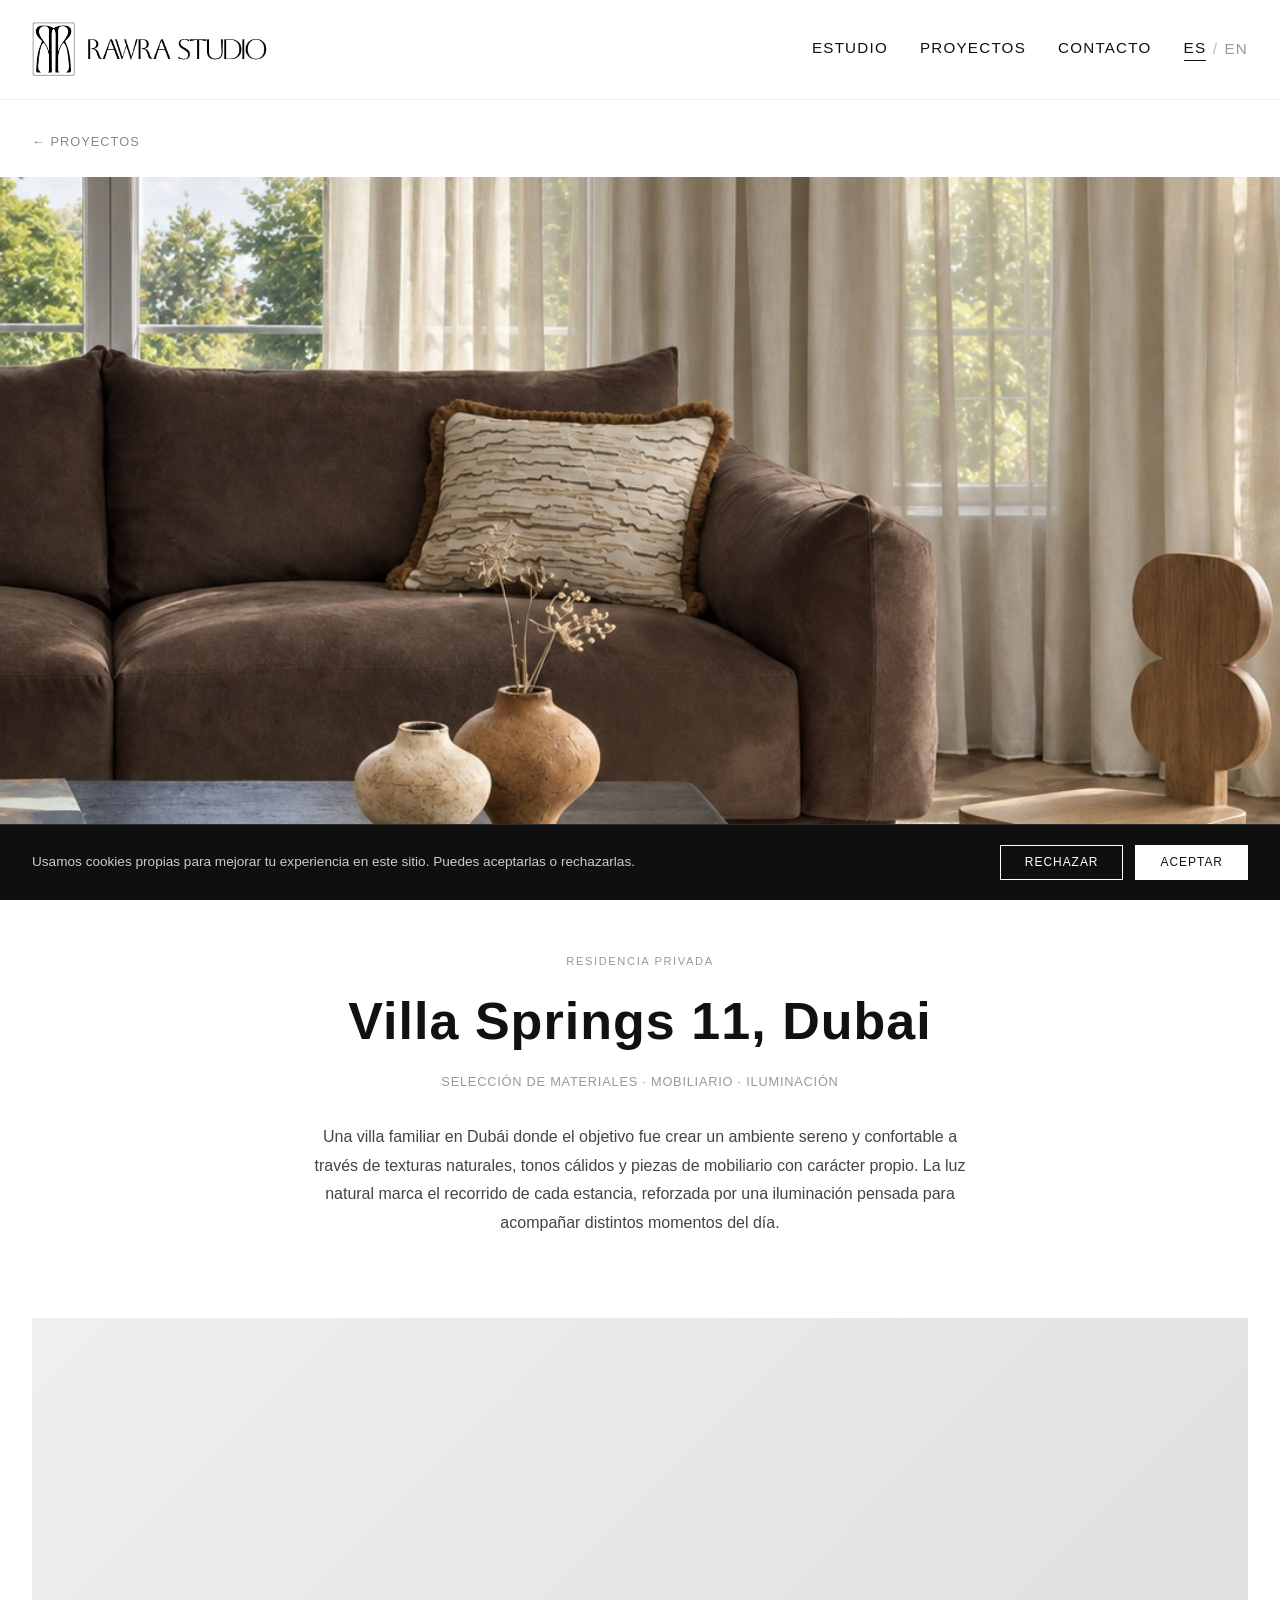
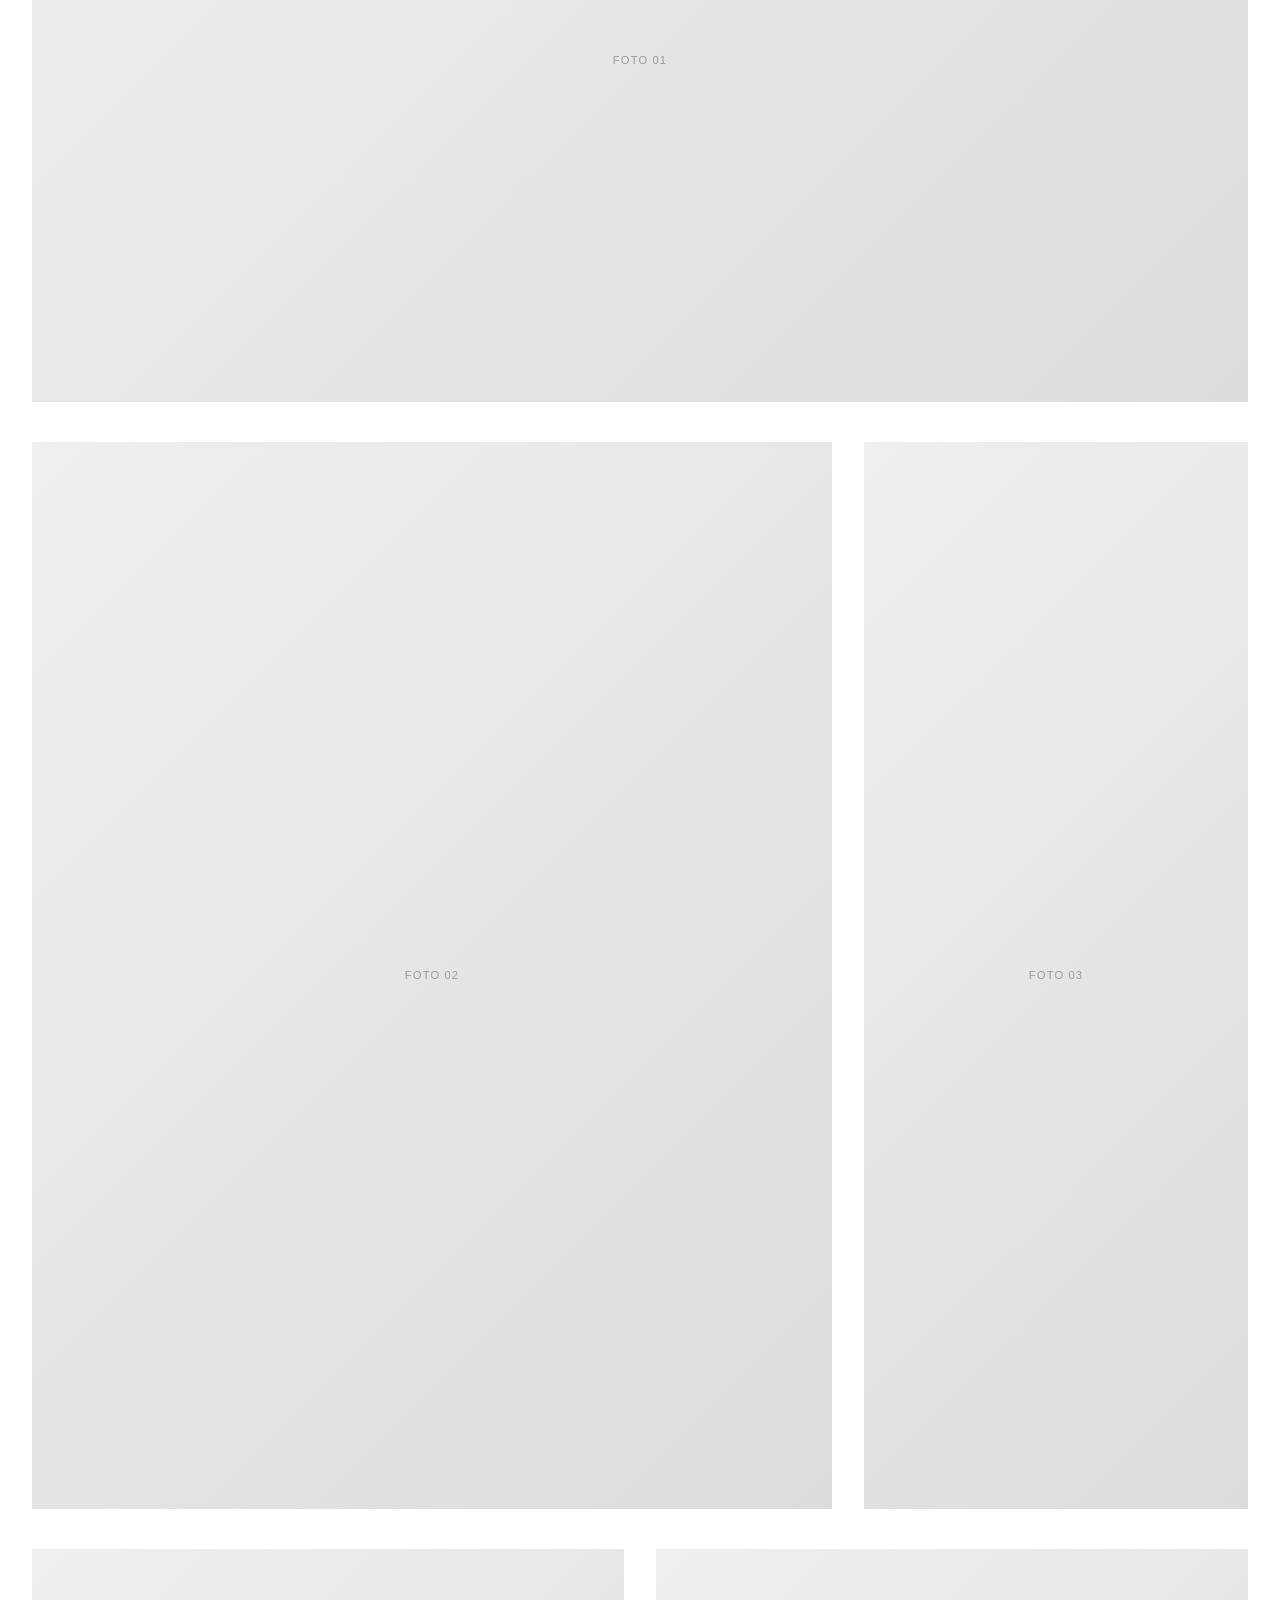
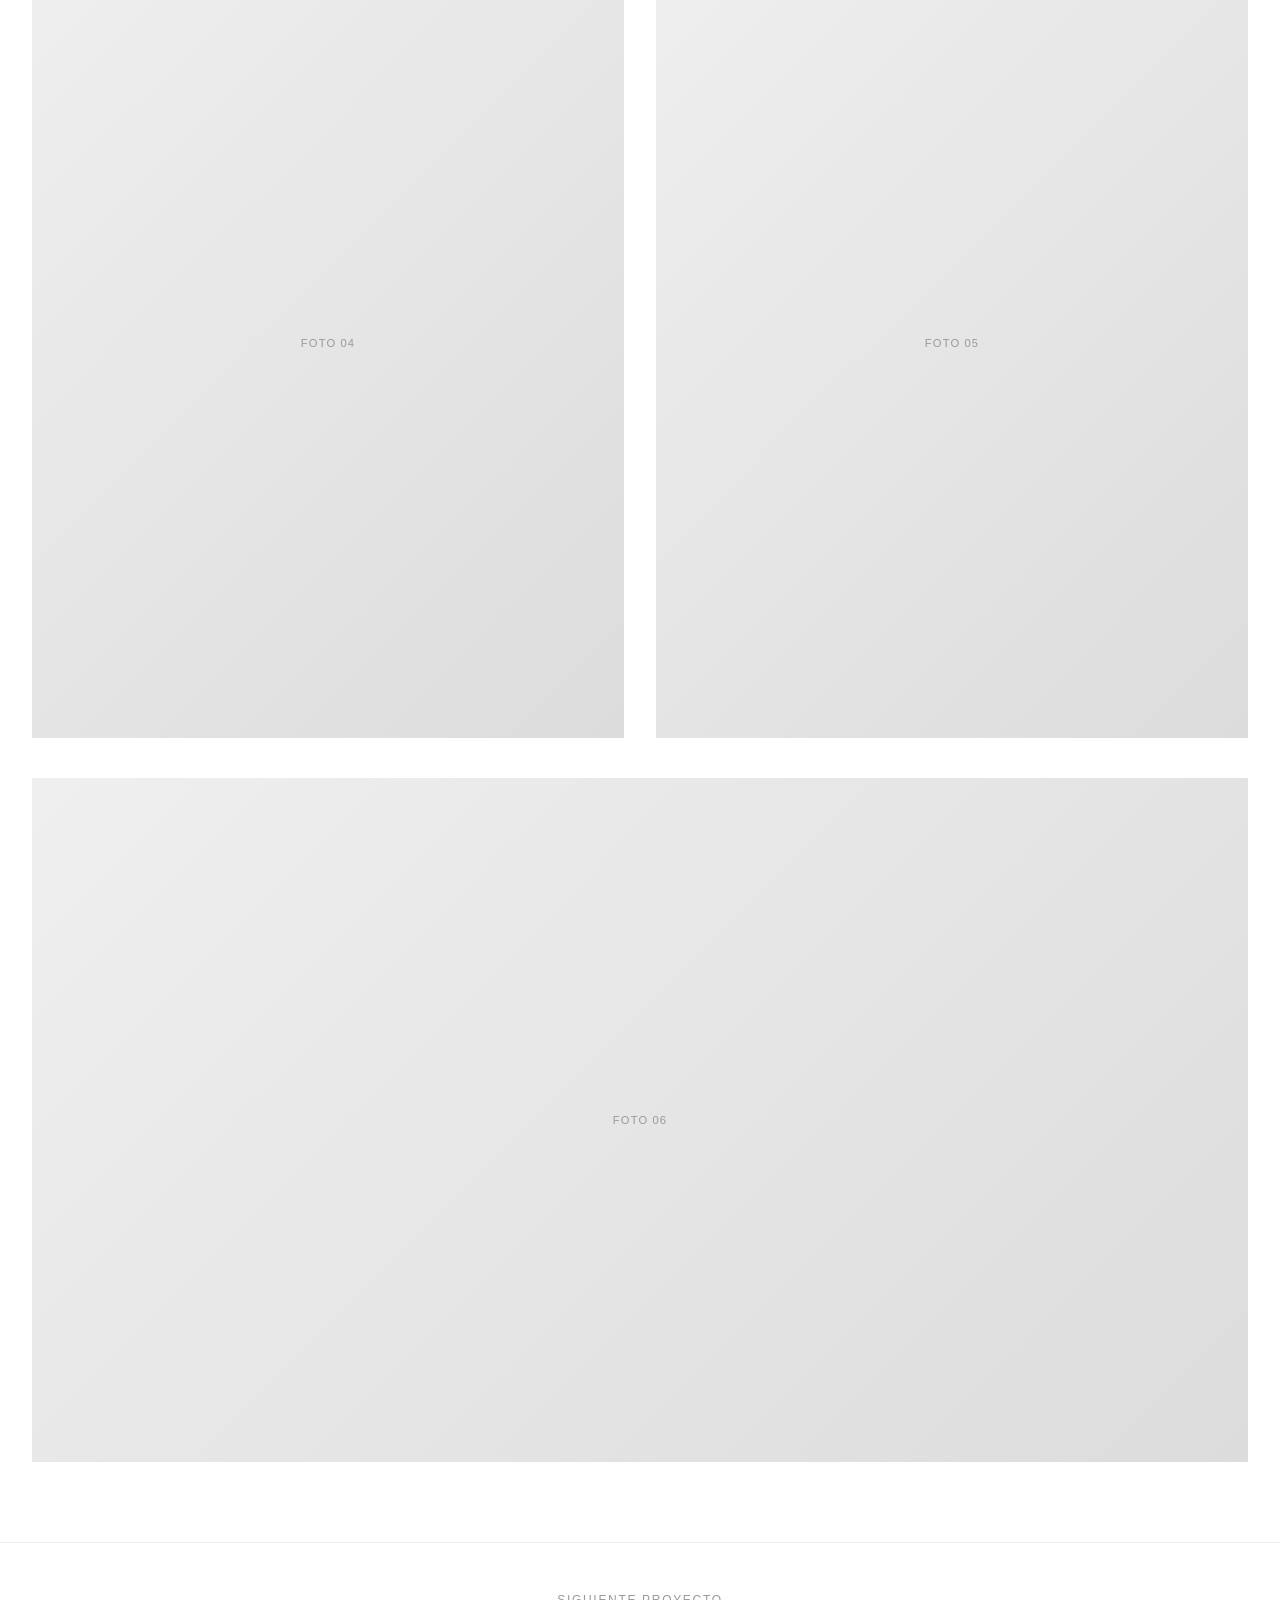
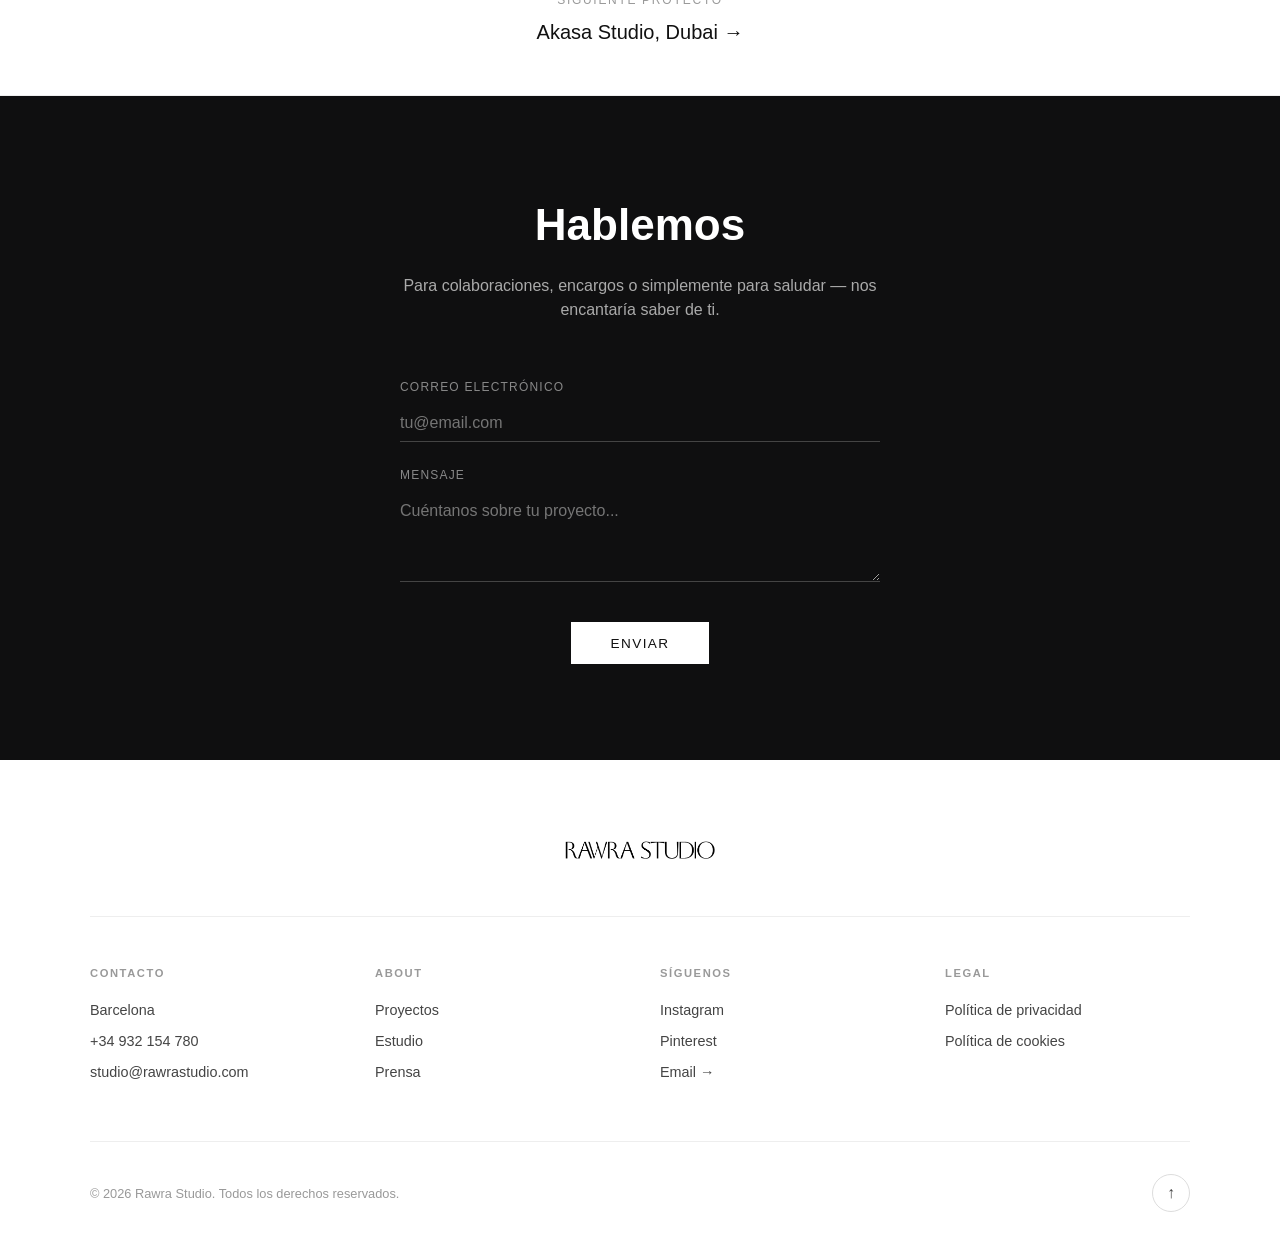
<file: villa-springs.html>
<!DOCTYPE html>
<html lang="es">
<head>
  <meta charset="UTF-8">
  <meta name="viewport" content="width=device-width, initial-scale=1.0">
  <title>Villa Springs 11, Dubai — Rawra Studio</title>
  <meta name="description" content="Villa Springs 11, Dubai — residencia privada por Rawra Studio.">
  <link rel="icon" href="assets/favicon.png">
  <link rel="stylesheet" href="style.css?v=13">
</head>
<body>

  <header class="site-header">
    <a href="index.html" class="logo">
      <img src="assets/logo-mark-real.png" alt="" class="logo-icon">
      <img src="assets/wordmark.png" alt="Rawra Studio" class="logo-wordmark">
    </a>
    <nav class="main-nav">
      <a href="studio.html" data-en="Studio">Estudio</a>
      <a href="index.html#proyectos" data-en="Projects">Proyectos</a>
      <a href="index.html#contacto" data-en="Contact">Contacto</a>
      <span class="lang-switch">
        <button type="button" class="lang-btn" data-lang-btn="es">ES</button>
        <span aria-hidden="true">/</span>
        <button type="button" class="lang-btn" data-lang-btn="en">EN</button>
      </span>
    </nav>
    <button class="nav-toggle" aria-label="Abrir menú">
      <span></span><span></span><span></span>
    </button>
  </header>

  <a href="index.html#proyectos" class="project-back" data-en="&larr; Projects">&larr; Proyectos</a>

  <section class="project-hero">
    <img src="assets/projects/villa-springs.jpg" alt="Villa Springs 11, Dubai">
  </section>

  <section class="project-intro">
    <span class="portfolio-tag" data-en="Private residence">Residencia privada</span>
    <h1>Villa Springs 11, Dubai</h1>
    <p class="project-services" data-en="Material selection · Furniture · Lighting">Selección de materiales · Mobiliario · Iluminación</p>
    <p class="project-description" data-en="A family villa in Dubai where the goal was to create a serene, comfortable atmosphere through natural textures, warm tones and furniture pieces with real character. Natural light guides the flow of each room, reinforced by lighting designed to accompany different moments of the day.">
      Una villa familiar en Dubái donde el objetivo fue crear un ambiente
      sereno y confortable a través de texturas naturales, tonos cálidos y
      piezas de mobiliario con carácter propio. La luz natural marca el
      recorrido de cada estancia, reforzada por una iluminación pensada para
      acompañar distintos momentos del día.
    </p>
  </section>

  <section class="project-gallery">
    <div class="gallery-row">
      <div class="gallery-slot g-6 g-wide">Foto 01</div>
    </div>
    <div class="gallery-row">
      <div class="gallery-slot g-4 g-tall">Foto 02</div>
      <div class="gallery-slot g-2 g-tall">Foto 03</div>
    </div>
    <div class="gallery-row">
      <div class="gallery-slot g-3 g-tall">Foto 04</div>
      <div class="gallery-slot g-3 g-square">Foto 05</div>
    </div>
    <div class="gallery-row">
      <div class="gallery-slot g-6 g-wide">Foto 06</div>
    </div>
  </section>

  <a href="akasa-studio.html" class="project-next">
    <span data-en="Next project">Siguiente proyecto</span>
    <strong>Akasa Studio, Dubai &rarr;</strong>
  </a>

  <section id="contacto" class="contact">
    <h2 data-en="Let's talk">Hablemos</h2>
    <p data-en="For collaborations, commissions, or just to say hello — we'd love to hear from you.">Para colaboraciones, encargos o simplemente para saludar — nos encantaría saber de ti.</p>
    <form class="contact-form" id="contact-form">
      <input type="hidden" name="access_key" value="f7bb611c-03e4-4d4c-89f9-590f3211f16b">
      <input type="hidden" name="subject" value="Nuevo mensaje desde rawrastudio.com">
      <input type="checkbox" name="botcheck" style="display: none;" tabindex="-1" autocomplete="off">
      <label for="email" data-en="Email">Correo electrónico</label>
      <input type="email" id="email" name="email" required placeholder="tu@email.com" data-en-placeholder="you@email.com">
      <label for="message" data-en="Message">Mensaje</label>
      <textarea id="message" name="message" required placeholder="Cuéntanos sobre tu proyecto..." data-en-placeholder="Tell us about your project..."></textarea>
      <button type="submit" data-en="Send">Enviar</button>
    </form>
  </section>

  <footer class="site-footer">

    <img src="assets/wordmark.png" alt="Rawra Studio" class="footer-wordmark">

    <div class="footer-links">
      <div class="footer-col">
        <h3 class="footer-col-title" data-en="Contact">Contacto</h3>
        <p>Barcelona</p>
        <p><a href="tel:+34932154780">+34 932 154 780</a></p>
        <p><a href="mailto:studio@rawrastudio.com">studio@rawrastudio.com</a></p>
      </div>
      <div class="footer-col">
        <h3 class="footer-col-title" data-en="About">About</h3>
        <p><a href="index.html#proyectos" data-en="Projects">Proyectos</a></p>
        <p><a href="studio.html" data-en="Studio">Estudio</a></p>
        <p><a href="#" data-en="Press">Prensa</a></p>
      </div>
      <div class="footer-col">
        <h3 class="footer-col-title" data-en="Connect with us">Síguenos</h3>
        <p><a href="https://instagram.com/rawrastudio" target="_blank" rel="noopener">Instagram</a></p>
        <p><a href="https://pinterest.com/rawrastudio" target="_blank" rel="noopener">Pinterest</a></p>
        <p><a href="mailto:studio@rawrastudio.com">Email &rarr;</a></p>
      </div>
      <div class="footer-col">
        <h3 class="footer-col-title" data-en="Legal">Legal</h3>
        <p><a href="privacidad.html" data-en="Privacy Policy">Política de privacidad</a></p>
        <p><a href="cookies.html" data-en="Cookie Policy">Política de cookies</a></p>
      </div>
    </div>

    <div class="footer-bottom">
      <p>&copy; <span id="year"></span> Rawra Studio. <span data-en="All rights reserved.">Todos los derechos reservados.</span></p>
      <button type="button" class="footer-top-btn" aria-label="Volver arriba" data-en-aria="Back to top">&uarr;</button>
    </div>
  </footer>

  <div class="cookie-banner" id="cookie-banner">
    <p data-en="We use our own cookies to improve your experience on this site. You can accept or decline them.">Usamos cookies propias para mejorar tu experiencia en este sitio. Puedes aceptarlas o rechazarlas.</p>
    <div class="cookie-actions">
      <button type="button" id="cookie-reject" class="cookie-btn cookie-btn-secondary" data-en="Decline">Rechazar</button>
      <button type="button" id="cookie-accept" class="cookie-btn cookie-btn-primary" data-en="Accept">Aceptar</button>
    </div>
  </div>

  <script src="script.js?v=13"></script>
</body>
</html>
</file>
<file: style.css>
* {
  box-sizing: border-box;
  margin: 0;
  padding: 0;
}

html {
  scroll-behavior: smooth;
}

body {
  font-family: "Helvetica Neue", Arial, sans-serif;
  color: #111;
  background: #fff;
  line-height: 1.5;
  -webkit-font-smoothing: antialiased;
}

a {
  color: inherit;
  text-decoration: none;
}

img {
  max-width: 100%;
  display: block;
}

/* ---------- Header ---------- */

.site-header {
  position: sticky;
  top: 0;
  z-index: 100;
  display: flex;
  align-items: center;
  justify-content: space-between;
  padding: 1.4rem 2rem;
  background: rgba(255, 255, 255, 0.92);
  backdrop-filter: blur(6px);
  border-bottom: 1px solid #eee;
}

.home .site-header {
  display: grid;
  grid-template-columns: 1fr auto 1fr;
  align-items: center;
}

.home .site-header .main-nav {
  justify-self: start;
}

.home .site-header .logo--center {
  justify-self: center;
}

.home .site-header .lang-switch {
  justify-self: end;
}

.home .site-header .nav-toggle {
  justify-self: start;
}

.site-header .logo {
  display: flex;
  align-items: center;
  gap: 0.65rem;
}

.logo-icon {
  height: 54px;
  width: auto;
}

.logo-wordmark {
  height: 24px;
  width: auto;
}

.main-nav {
  display: flex;
  gap: 2rem;
  font-size: 0.95rem;
  letter-spacing: 0.08em;
  text-transform: uppercase;
}

.main-nav a {
  position: relative;
  padding-bottom: 2px;
}

.home .main-nav a {
  font-family: "Cormorant Garamond", serif;
  font-weight: 400;
  font-size: 1.15rem;
}

.main-nav a.active,
.main-nav a:hover {
  border-bottom: 1px solid #111;
}

.lang-switch {
  display: flex;
  align-items: center;
  gap: 0.4rem;
  color: #bbb;
}

.lang-btn {
  background: none;
  border: none;
  padding: 0;
  font: inherit;
  letter-spacing: inherit;
  text-transform: inherit;
  color: #999;
  cursor: pointer;
}

.lang-btn.active {
  color: #111;
  border-bottom: 1px solid #111;
}

.lang-btn:hover {
  color: #111;
}

.nav-toggle {
  display: none;
  flex-direction: column;
  gap: 5px;
  background: none;
  border: none;
  cursor: pointer;
}

.nav-toggle span {
  width: 24px;
  height: 2px;
  background: #111;
}

/* ---------- Hero ---------- */

.hero {
  position: relative;
  min-height: 100vh;
  background: #0f0f10;
  overflow: hidden;
}

.hero-video {
  position: absolute;
  inset: 0;
  display: block;
  width: 100%;
  height: 100%;
  object-fit: cover;
}

/* ---------- Statement ---------- */

.statement {
  max-width: 760px;
  margin: 0 auto;
  padding: 6rem 2rem;
  text-align: center;
}

.statement p {
  font-family: "Hanken Grotesk", "Helvetica Neue", Arial, sans-serif;
  font-size: clamp(1.25rem, 2.5vw, 1.75rem);
  font-weight: 300;
  letter-spacing: 0.01em;
  margin-bottom: 1.5rem;
}

.statement p:last-child {
  margin-bottom: 0;
}

.statement-locations {
  font-family: "Hanken Grotesk", "Helvetica Neue", Arial, sans-serif;
  font-size: clamp(1.25rem, 2.5vw, 1.75rem);
  font-weight: 300;
  font-style: italic;
  letter-spacing: 0.01em;
  margin-top: 1.5rem;
}

/* ---------- Portfolio ---------- */

.portfolio {
  padding: 6rem 2rem;
}

.section-title {
  text-align: center;
  font-size: 0.85rem;
  letter-spacing: 0.2em;
  text-transform: uppercase;
  color: #888;
  margin-bottom: 3rem;
}

.portfolio-grid {
  max-width: 1280px;
  margin: 0 auto;
  display: grid;
  grid-template-columns: repeat(6, 1fr);
  gap: 2.5rem 2rem;
  align-items: start;
}

.portfolio-item {
  display: block;
  color: inherit;
  grid-column: span 3;
}

.portfolio-item.pf-2 {
  grid-column: span 2;
}

.portfolio-item.pf-3 {
  grid-column: span 3;
}

.portfolio-item.pf-4 {
  grid-column: span 4;
}

.portfolio-item img {
  width: 100%;
  height: auto;
  display: block;
  background: #eee;
  transition: transform 0.5s ease, filter 0.5s ease;
}

.portfolio-item:hover img {
  transform: scale(1.04);
  filter: brightness(0.94);
}

.portfolio-caption {
  padding-top: 1rem;
}

.portfolio-tag {
  display: block;
  font-size: 0.7rem;
  letter-spacing: 0.14em;
  text-transform: uppercase;
  color: #999;
  margin-bottom: 0.4rem;
}

.portfolio-caption h3 {
  font-size: 1.2rem;
  letter-spacing: 0.03em;
  text-transform: uppercase;
  margin-bottom: 0.4rem;
}

.portfolio-caption p {
  font-size: 0.8rem;
  color: #777;
  line-height: 1.4;
}

/* ---------- Legal pages ---------- */

.legal {
  max-width: 720px;
  margin: 0 auto;
  padding: 6rem 2rem 5rem;
}

.legal h1 {
  font-size: clamp(2rem, 4vw, 2.75rem);
  letter-spacing: 0.02em;
  margin-bottom: 0.75rem;
}

.legal-updated {
  font-size: 0.75rem;
  letter-spacing: 0.08em;
  text-transform: uppercase;
  color: #999;
  margin-bottom: 2.5rem;
}

.legal p {
  font-size: 1rem;
  line-height: 1.8;
  color: #444;
  margin-bottom: 1.25rem;
}

/* ---------- Contact ---------- */

.contact {
  background: #0f0f10;
  color: #fff;
  padding: 6rem 2rem;
  text-align: center;
}

.contact h2 {
  font-size: clamp(2rem, 4vw, 2.75rem);
  margin-bottom: 1rem;
}

.contact > p {
  color: #aaa;
  max-width: 480px;
  margin: 0 auto 2.5rem;
}

.contact-form {
  max-width: 480px;
  margin: 0 auto;
  display: flex;
  flex-direction: column;
  gap: 0.5rem;
  text-align: left;
}

.contact-form label {
  font-size: 0.75rem;
  letter-spacing: 0.1em;
  text-transform: uppercase;
  color: #888;
  margin-top: 1rem;
}

.contact-form input,
.contact-form textarea {
  background: transparent;
  border: none;
  border-bottom: 1px solid #444;
  padding: 0.6rem 0;
  color: #fff;
  font-family: inherit;
  font-size: 1rem;
}

.contact-form textarea {
  resize: vertical;
  min-height: 90px;
}

.contact-form input:focus,
.contact-form textarea:focus {
  outline: none;
  border-color: #fff;
}

.contact-form button {
  margin-top: 2rem;
  align-self: center;
  padding: 0.85rem 2.5rem;
  background: #fff;
  color: #111;
  border: none;
  cursor: pointer;
  font-size: 0.85rem;
  letter-spacing: 0.1em;
  text-transform: uppercase;
  transition: opacity 0.2s ease;
}

.contact-form button:hover {
  opacity: 0.8;
}

.contact-form button:disabled {
  opacity: 0.5;
  cursor: not-allowed;
}

.form-status {
  margin-top: 1rem;
  font-size: 0.85rem;
  color: #ccc;
}

/* ---------- Footer ---------- */

.site-footer {
  padding: 5rem 2rem 2rem;
  text-align: center;
}

.footer-wordmark {
  height: 20px;
  width: auto;
  margin: 0 auto 3.5rem;
}

.footer-links {
  max-width: 1100px;
  margin: 0 auto;
  padding: 3rem 0;
  border-top: 1px solid #eee;
  display: grid;
  grid-template-columns: repeat(4, 1fr);
  gap: 2.5rem;
  text-align: left;
}

.footer-col-title {
  font-size: 0.7rem;
  letter-spacing: 0.14em;
  text-transform: uppercase;
  color: #999;
  margin-bottom: 1.1rem;
}

.footer-col p {
  font-size: 0.9rem;
  color: #444;
  margin-bottom: 0.6rem;
}

.footer-col a:hover {
  color: #111;
  text-decoration: underline;
}

.footer-bottom {
  max-width: 1100px;
  margin: 0 auto;
  display: flex;
  align-items: center;
  justify-content: space-between;
  gap: 0.75rem;
  border-top: 1px solid #eee;
  padding-top: 2rem;
}

.footer-bottom p {
  font-size: 0.8rem;
  color: #999;
  text-align: left;
}

.footer-top-btn {
  width: 38px;
  height: 38px;
  border-radius: 50%;
  border: 1px solid #ddd;
  background: none;
  color: #444;
  font-size: 1rem;
  cursor: pointer;
  transition: background 0.2s ease, color 0.2s ease;
  flex-shrink: 0;
}

.footer-top-btn:hover {
  background: #111;
  color: #fff;
  border-color: #111;
}

@media (max-width: 760px) {
  .footer-links {
    grid-template-columns: 1fr 1fr;
    gap: 2rem 1.5rem;
  }
}

@media (max-width: 480px) {
  .footer-links {
    grid-template-columns: 1fr;
  }
  .footer-bottom {
    flex-direction: column;
    align-items: flex-start;
    gap: 1.25rem;
  }
}

/* ---------- Info block (services / office / contact) ---------- */

.founder-services {
  grid-column: 1 / -1;
  max-width: 1100px;
  margin: 0 auto;
  padding: 3rem 2rem 6rem;
  border-top: 1px solid #eee;
  display: grid;
  grid-template-columns: 1.4fr 1fr;
  gap: 3rem;
}

.info-label {
  font-size: 0.7rem;
  letter-spacing: 0.14em;
  text-transform: uppercase;
  color: #999;
  margin-bottom: 1rem;
}

.info-label--spaced {
  margin-top: 2.5rem;
}

.info-list {
  list-style: none;
}

.info-list li,
.info-col p {
  font-size: 1.05rem;
  line-height: 1.75;
  color: #444;
}

.info-list .info-sub {
  padding-left: 1.25rem;
  color: #777;
}

.info-col a {
  color: #444;
}

.info-col a:hover {
  color: #111;
}

/* ---------- Responsive ---------- */

@media (max-width: 900px) {
  .founder-services {
    grid-template-columns: 1fr;
    gap: 2rem;
  }
  .portfolio-grid {
    grid-template-columns: repeat(2, 1fr);
  }
  .portfolio-item,
  .portfolio-item.pf-2,
  .portfolio-item.pf-3,
  .portfolio-item.pf-4 {
    grid-column: span 1;
  }
}

@media (max-width: 480px) {
  .logo-wordmark {
    height: 18px;
  }
}

@media (max-width: 640px) {
  .main-nav {
    position: fixed;
    top: 73px;
    left: 0;
    right: 0;
    background: #fff;
    flex-direction: column;
    gap: 0;
    max-height: 0;
    overflow: hidden;
    transition: max-height 0.3s ease;
    border-bottom: 1px solid #eee;
  }

  .main-nav.open {
    max-height: 300px;
  }

  .main-nav a {
    padding: 1rem 2rem;
    border-bottom: 1px solid #f2f2f2;
  }

  .lang-switch {
    padding: 1rem 2rem;
  }

  .nav-toggle {
    display: flex;
  }

  .portfolio-grid {
    grid-template-columns: 1fr;
  }
  .portfolio-item,
  .portfolio-item.pf-2,
  .portfolio-item.pf-3,
  .portfolio-item.pf-4 {
    grid-column: span 1;
  }

  .cookie-banner {
    flex-direction: column;
    align-items: flex-start;
  }
}

/* ---------- Cookie banner ---------- */

.cookie-banner {
  position: fixed;
  left: 0;
  right: 0;
  bottom: 0;
  z-index: 200;
  display: flex;
  align-items: center;
  justify-content: space-between;
  gap: 1.5rem;
  background: #0f0f10;
  color: #fff;
  padding: 1.25rem 2rem;
  border-top: 1px solid rgba(255, 255, 255, 0.12);
  transform: translateY(100%);
  transition: transform 0.35s ease;
}

.cookie-banner.visible {
  transform: translateY(0);
}

.cookie-banner p {
  font-size: 0.85rem;
  color: #ccc;
  max-width: 640px;
}

.cookie-actions {
  display: flex;
  gap: 0.75rem;
  flex-shrink: 0;
}

.cookie-btn {
  padding: 0.6rem 1.5rem;
  font-size: 0.75rem;
  letter-spacing: 0.08em;
  text-transform: uppercase;
  cursor: pointer;
  border: 1px solid #fff;
  background: transparent;
  color: #fff;
  transition: opacity 0.2s ease;
  font-family: inherit;
}

.cookie-btn-primary {
  background: #fff;
  color: #111;
}

.cookie-btn:hover {
  opacity: 0.75;
}

/* ---------- About (studio) ---------- */

.about {
  background: #fff;
  color: #111;
  padding-top: 3rem;
}

.about-row {
  display: grid;
  grid-template-columns: 1fr 1fr;
  gap: 4rem;
  align-items: center;
  max-width: 1200px;
  margin: 0 auto;
  padding: 3rem 2rem;
}

.about-eyebrow {
  display: block;
  font-family: "Hanken Grotesk", "Helvetica Neue", Arial, sans-serif;
  font-size: 0.7rem;
  font-weight: 500;
  letter-spacing: 0.16em;
  text-transform: uppercase;
  color: #a8623f;
}

.about-subtitle {
  font-family: "Cormorant Garamond", serif;
  font-style: italic;
  font-size: 1.6rem;
  color: #a8623f;
  margin-bottom: 1.5rem;
}

.about-text p:not(.about-subtitle) {
  font-family: "Hanken Grotesk", "Helvetica Neue", Arial, sans-serif;
  font-weight: 300;
  font-size: 1rem;
  line-height: 1.8;
  color: #333;
  margin-bottom: 1.25rem;
}

.about-photo img {
  width: 100%;
  aspect-ratio: 4 / 5;
  object-fit: cover;
  display: block;
}

.about-quote {
  max-width: 720px;
  margin: 2rem auto 5rem;
  padding: 0 2rem;
  text-align: center;
  font-family: "Cormorant Garamond", serif;
  font-style: italic;
  font-size: clamp(1.5rem, 3vw, 2rem);
  color: #111;
}

.about-brand {
  text-align: center;
  padding-bottom: 4rem;
}

.about-wordmark {
  height: 26px;
  width: auto;
  margin: 0 auto 0.75rem;
}

.about-copyright {
  font-size: 0.7rem;
  color: #999;
}

@media (max-width: 900px) {
  .about-row,
  .about-row--reverse {
    grid-template-columns: 1fr;
    direction: ltr;
    gap: 2rem;
    padding: 2.5rem 2rem;
  }
  .about-row--reverse .about-photo {
    order: -1;
  }
}

/* ---------- Project detail pages ---------- */

.project-back {
  display: inline-block;
  margin: 2rem 2rem 0;
  font-size: 0.8rem;
  letter-spacing: 0.08em;
  text-transform: uppercase;
  color: #888;
}

.project-back:hover {
  color: #111;
}

.project-hero {
  margin: 1.5rem 0 0;
}

.project-hero img {
  width: 100%;
  max-height: 80vh;
  object-fit: cover;
  display: block;
}

.project-intro {
  max-width: 720px;
  margin: 0 auto;
  padding: 3.5rem 2rem 5rem;
  text-align: center;
}

.project-intro .portfolio-tag {
  margin-bottom: 0.75rem;
}

.project-intro h1 {
  font-size: clamp(2.25rem, 4.5vw, 3.25rem);
  letter-spacing: 0.02em;
  margin-bottom: 0.75rem;
}

.project-meta {
  font-size: 1.1rem;
  color: #444;
  margin-bottom: 0.4rem;
}

.project-services {
  font-size: 0.8rem;
  letter-spacing: 0.06em;
  text-transform: uppercase;
  color: #999;
  margin-bottom: 2rem;
}

.project-description {
  font-size: 1rem;
  line-height: 1.8;
  color: #444;
}

.project-gallery {
  max-width: 1400px;
  margin: 0 auto;
  padding: 0 2rem 5rem;
  display: flex;
  flex-direction: column;
  gap: 2.5rem;
}

.gallery-row {
  display: grid;
  grid-template-columns: repeat(6, 1fr);
  gap: 2rem;
  align-items: start;
}

.gallery-row img,
.gallery-slot {
  width: 100%;
  height: 100%;
  object-fit: cover;
  display: block;
}

.gallery-slot {
  background: linear-gradient(135deg, #efefef, #dcdcdc);
  display: flex;
  align-items: center;
  justify-content: center;
  color: #999;
  font-size: 0.7rem;
  letter-spacing: 0.1em;
  text-transform: uppercase;
  text-align: center;
  padding: 1rem;
}

.g-2 {
  grid-column: span 2;
}

.g-3 {
  grid-column: span 3;
}

.g-4 {
  grid-column: span 4;
}

.g-6 {
  grid-column: span 6;
}

.g-wide {
  aspect-ratio: 16 / 9;
}

.g-tall {
  aspect-ratio: 3 / 4;
}

.g-square {
  aspect-ratio: 1 / 1;
}

@media (min-width: 641px) {
  .g-offset-down {
    margin-top: 3.5rem;
  }
  .g-offset-up {
    margin-top: -2rem;
  }
}

@media (max-width: 640px) {
  .gallery-row {
    grid-template-columns: 1fr;
  }
  .g-2,
  .g-3,
  .g-4,
  .g-6 {
    grid-column: span 1;
  }
}

.project-next {
  display: flex;
  flex-direction: column;
  align-items: center;
  gap: 0.5rem;
  text-align: center;
  padding: 3rem 2rem;
  border-top: 1px solid #eee;
  border-bottom: 1px solid #eee;
  transition: background 0.2s ease;
}

.project-next:hover {
  background: #fafafa;
}

.project-next span {
  font-size: 0.75rem;
  letter-spacing: 0.14em;
  text-transform: uppercase;
  color: #999;
}

.project-next strong {
  font-size: 1.25rem;
  font-weight: 500;
}
</file>
